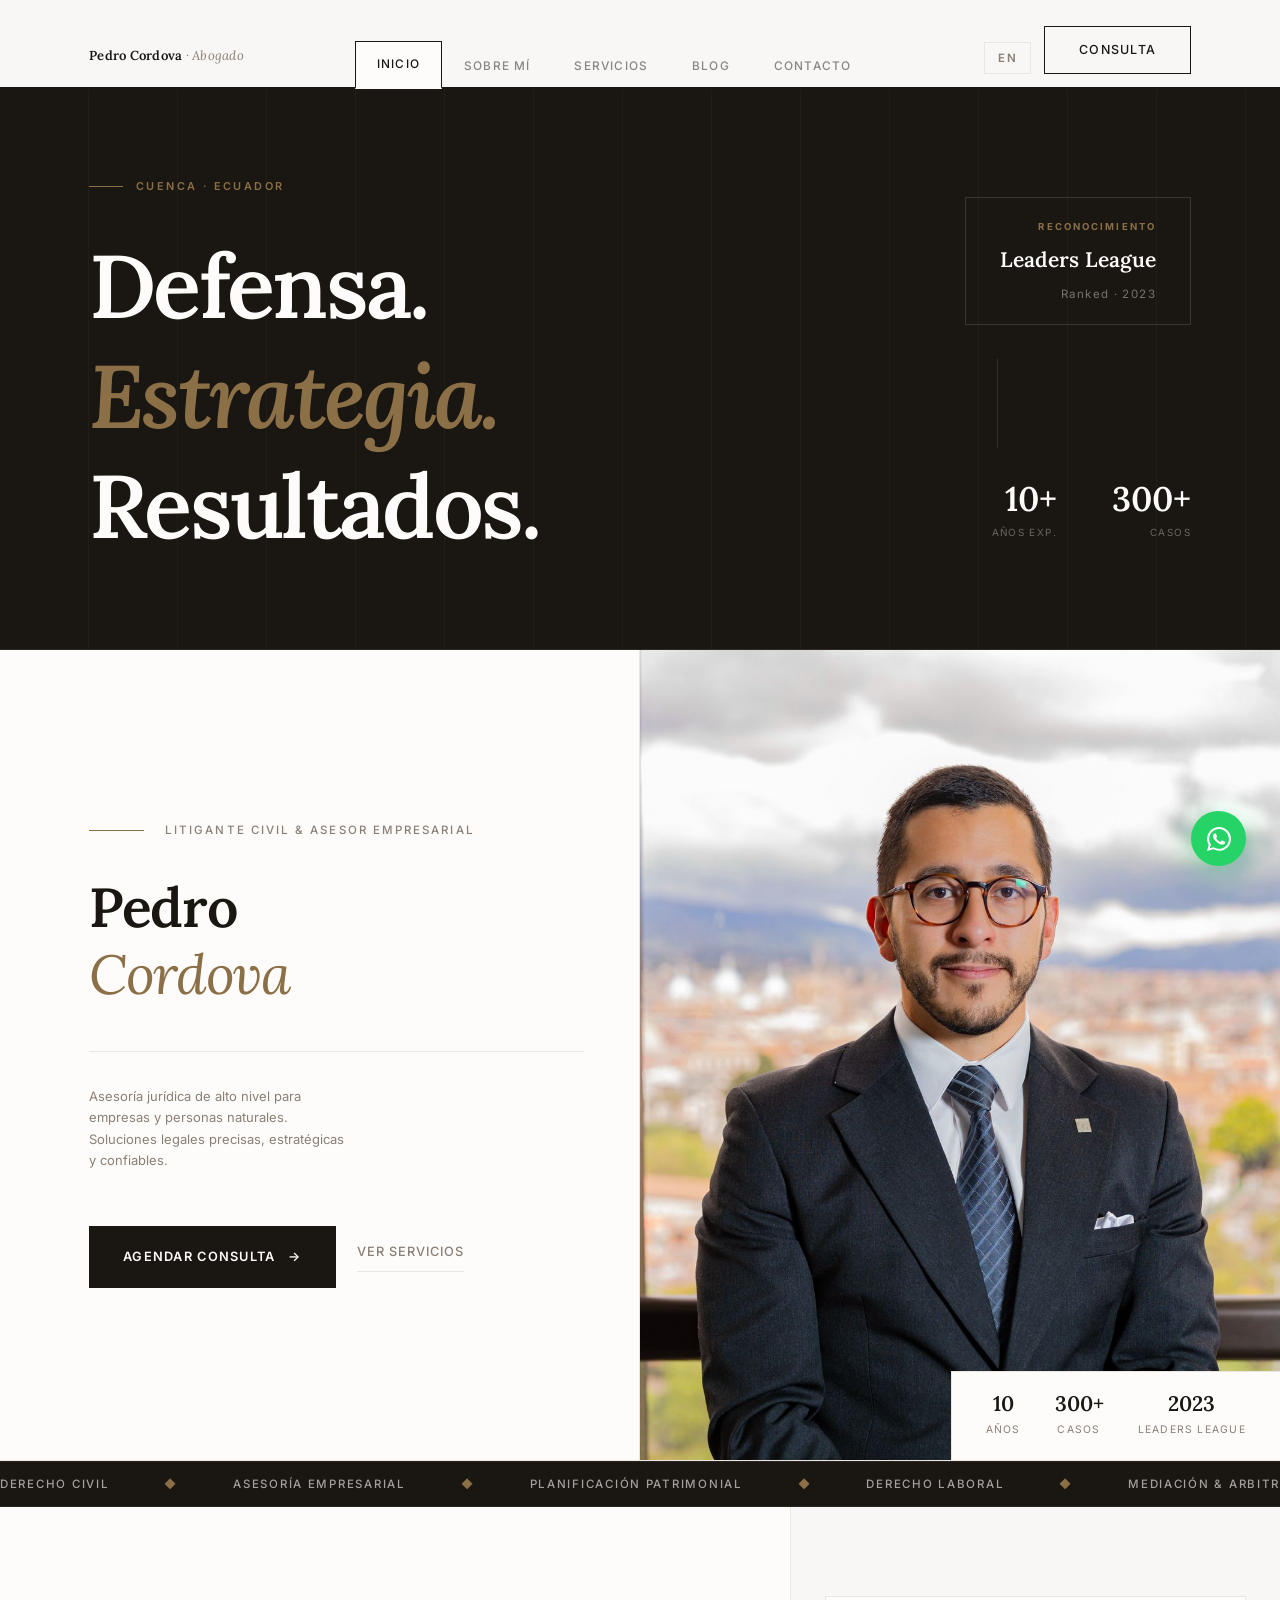
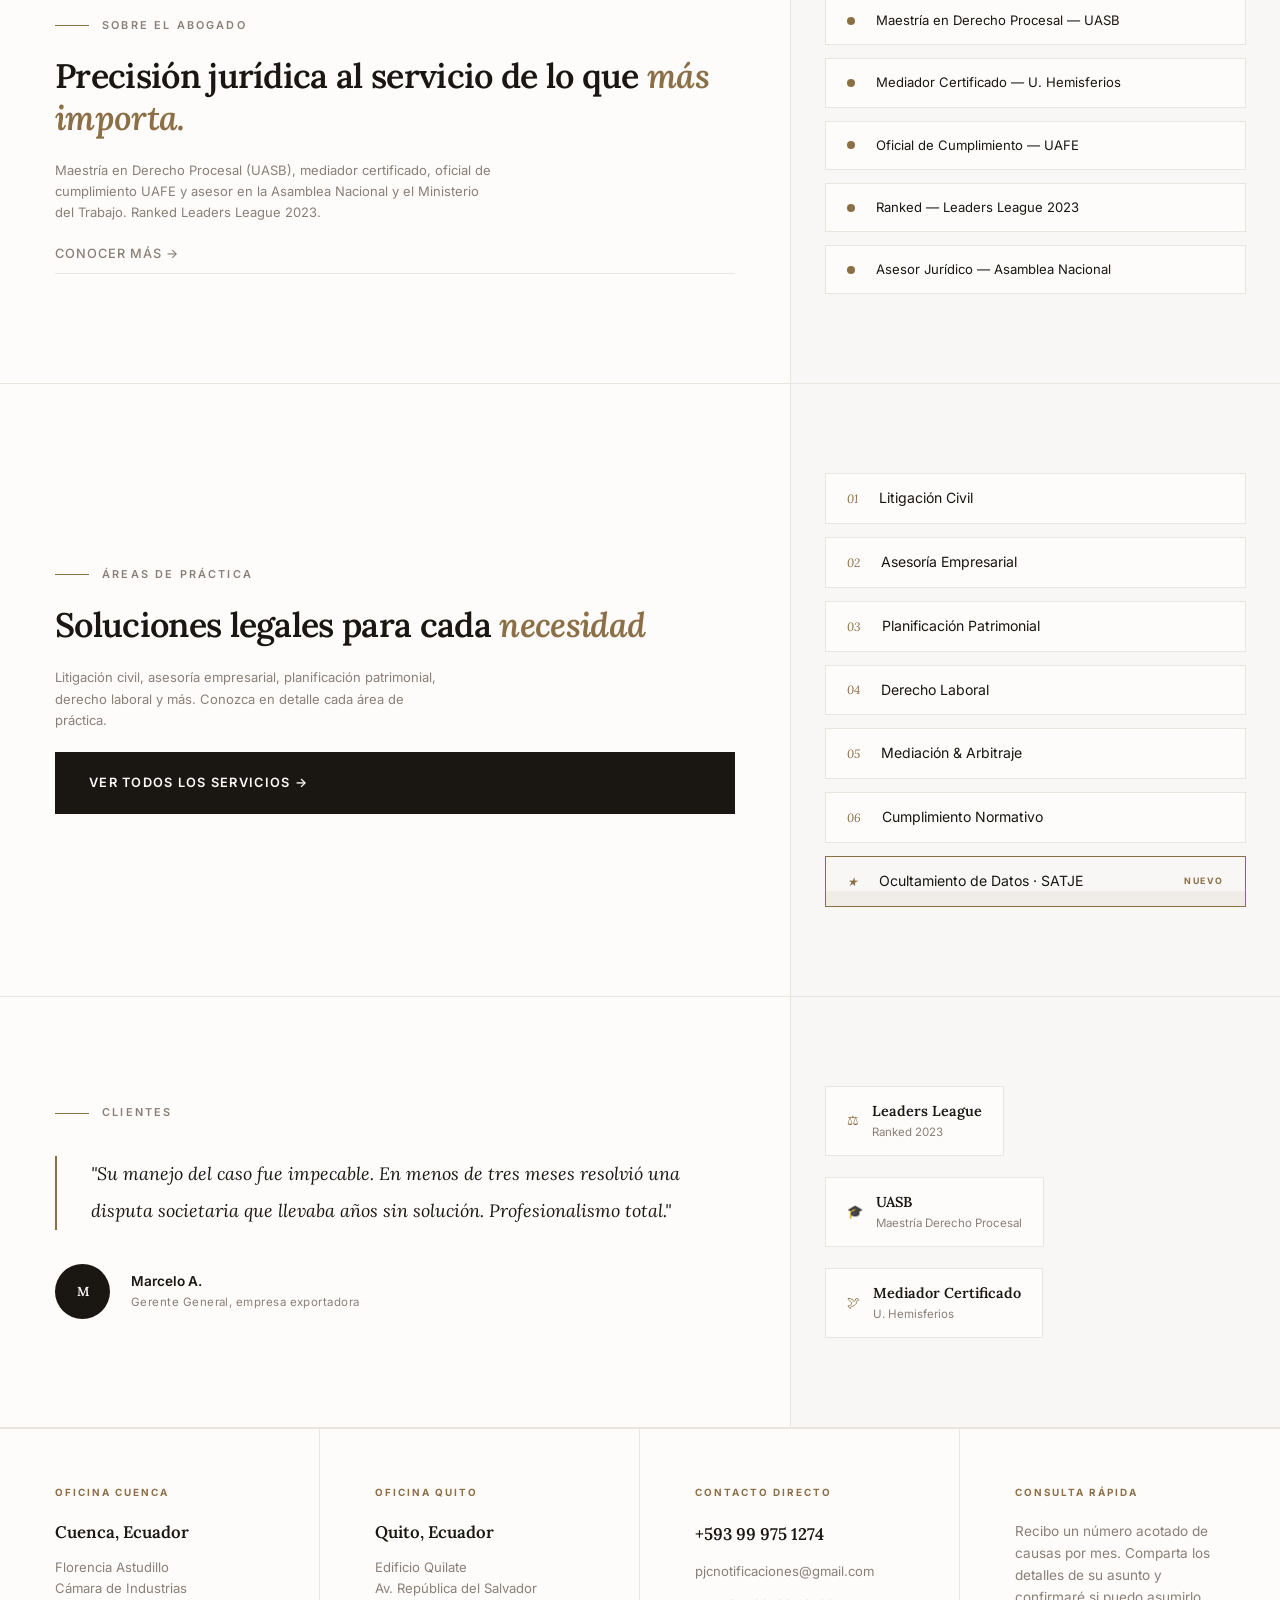
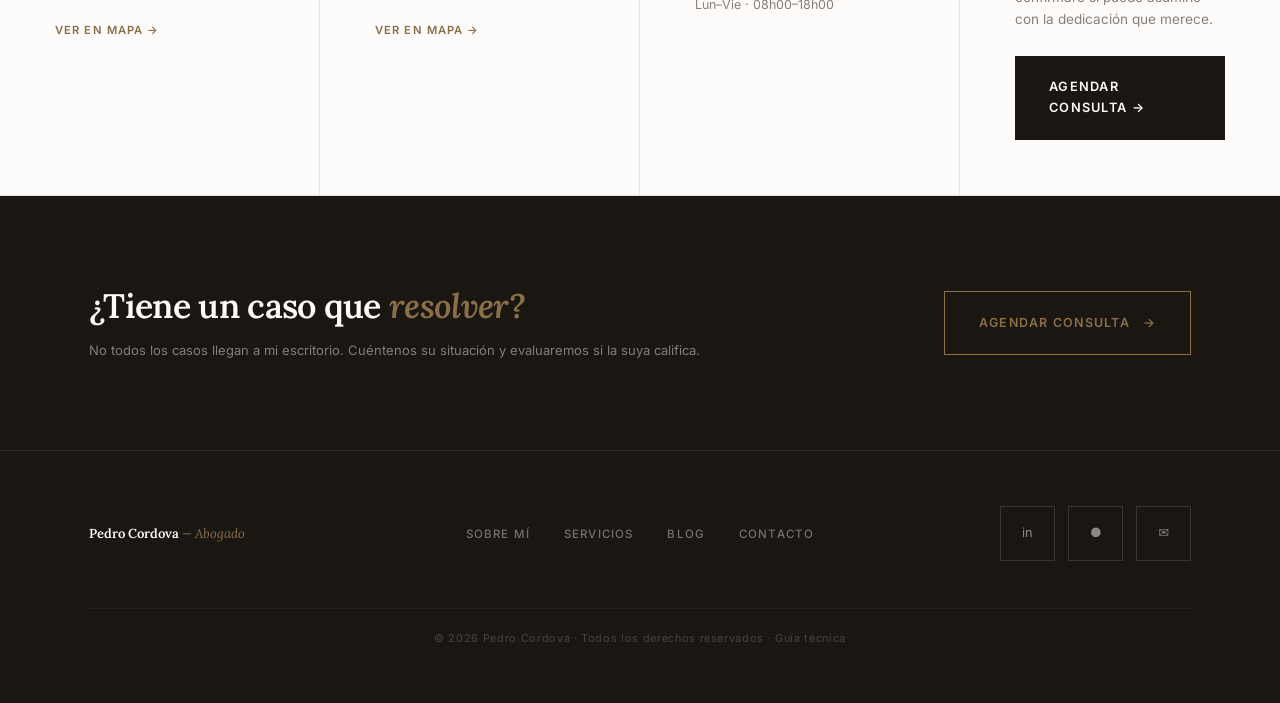
<file: index.html>
<!DOCTYPE html>
<html lang="es">
<head>
<meta charset="UTF-8">
<meta name="viewport" content="width=device-width, initial-scale=1.0">
<title>Pedro Cordova — Litigante Civil &amp; Asesor Empresarial | Cuenca, Ecuador</title>
<meta name="description" content="Abogado especialista en litigación civil, asesoría empresarial y planificación patrimonial. Maestría en Derecho Procesal. Ranked Leaders League 2023. Cuenca, Ecuador.">
<meta property="og:title" content="Pedro Cordova — Litigante Civil &amp; Asesor Empresarial">
<meta property="og:type" content="website">
<script type="application/ld+json">{"@context":"https://schema.org","@type":"Attorney","name":"Pedro Cordova","telephone":"+593999751274","email":"pjcnotificaciones@gmail.com","address":{"@type":"PostalAddress","addressLocality":"Cuenca","addressCountry":"EC"},"url":"https://pedrocordova.ec","award":"Leaders League 2023"}</script>
<link rel="preconnect" href="https://fonts.googleapis.com">
<link href="https://fonts.googleapis.com/css2?family=Lora:ital,wght@0,400;0,500;0,600;0,700;1,400;1,500&family=Inter:wght@300;400;500;600&display=swap" rel="stylesheet">
<link rel="stylesheet" href="golden.css">
<style>
/* ── INDEX-SPECIFIC ── */

/* IMPACT STRIP — hero header */
.impact-strip {
  margin-top: var(--nav-h);           /* 89px */
  background: var(--black);
  padding: var(--s6) var(--s6);       /* 89px all sides */
  display: grid;
  grid-template-columns: 61.803fr 38.197fr; /* golden: major left */
  align-items: center;
  gap: var(--s6);
  overflow: hidden; position: relative;
  border-bottom: 1px solid rgba(235,229,223,0.1);
}
.impact-strip::before {
  content: '';
  position: absolute; inset: 0;
  background-image: repeating-linear-gradient(
    90deg, transparent, transparent calc(var(--s6) - 1px),
    rgba(235,229,223,0.03) calc(var(--s6) - 1px),
    rgba(235,229,223,0.03) var(--s6)  /* 89px column grid */
  );
  pointer-events: none;
}
.impact-label {
  font-size: 0.68rem; font-weight: 600; letter-spacing: 0.22em;
  text-transform: uppercase; color: var(--accent);
  display: flex; align-items: center; gap: var(--s2);
  margin-bottom: var(--s4);           /* 34px */
}
.impact-label::before { content:''; display:block; width:var(--s4); height:1px; background:var(--accent); }
.impact-statement {
  font-family: var(--ff-serif);
  font-size: clamp(var(--t3), 7vw, var(--t5));  /* 34→89px */
  font-weight: 600; color: var(--cream);
  letter-spacing: -0.03em; line-height: var(--lh-tight);
  opacity: 0;
  animation: impactReveal 1.1s cubic-bezier(0.16,1,0.3,1) 0.2s forwards;
}
.impact-statement em { font-style: italic; color: var(--accent); }
.impact-right {
  display: flex; flex-direction: column; align-items: flex-end;
  gap: var(--s4);                     /* 34px */
}
.impact-award {
  display: flex; flex-direction: column; align-items: flex-end; gap: var(--s1); /* 8px */
  border: 1px solid rgba(235,229,223,0.15);
  padding: var(--s3) var(--s4);       /* 21px 34px */
  opacity: 0; animation: impactReveal 1s cubic-bezier(0.16,1,0.3,1) 0.5s forwards;
}
.impact-award-label { font-size: 0.6rem; font-weight: 700; letter-spacing: 0.22em; text-transform: uppercase; color: var(--accent); }
.impact-award-name { font-family: var(--ff-serif); font-size: var(--t2); font-weight: 600; color: var(--cream); }
.impact-award-year { font-size: 0.72rem; color: rgba(254,252,250,0.4); letter-spacing: 0.12em; }
.impact-divider { width: 1px; height: var(--s6); background: rgba(235,229,223,0.12); align-self: center; } /* 89px */
.impact-stats { display: flex; gap: var(--s5); align-items: flex-end; } /* 55px */
.impact-stat {
  text-align: right;
  opacity: 0; animation: impactReveal 1s cubic-bezier(0.16,1,0.3,1) 0.7s forwards;
}
.impact-stat-num {
  font-family: var(--ff-serif);
  font-size: var(--t3);               /* 34px */
  font-weight: 600; color: var(--cream); line-height: 1;
}
.impact-stat-label {
  font-size: 0.62rem; letter-spacing: 0.14em; text-transform: uppercase;
  color: rgba(254,252,250,0.35); margin-top: var(--s1);  /* 8px */
}
@keyframes impactReveal {
  from { opacity:0; transform:translateY(var(--s4)); }
  to   { opacity:1; transform:none; }
}

/* HERO — 50/50 split, full viewport height */
.hero {
  display: grid;
  grid-template-columns: 1fr 1fr;     /* equal halves — mirror/portrait balance */
  min-height: calc(100vh - var(--nav-h)); /* full remaining height */
}
.hero-left {
  display: flex; flex-direction: column; justify-content: center;
  padding: var(--s6) var(--s5) var(--s6) var(--s6); /* 89px 55px 89px 89px */
  border-right: 1px solid var(--border);
  gap: 0;
}
.hero-eyebrow {
  font-size: 0.72rem; font-weight: 500; letter-spacing: 0.18em;
  text-transform: uppercase; color: var(--muted);
  margin-bottom: var(--s4);           /* 34px */
  display: flex; align-items: center; gap: var(--s3);  /* 21px */
}
.hero-eyebrow::before { content:''; display:block; width:var(--s5); height:1px; background:var(--accent); } /* 55px */
.hero-title {
  font-family: var(--ff-serif);
  font-size: clamp(var(--t3), 5.5vw, var(--t4));  /* 34→55px */
  font-weight: 600; line-height: var(--lh-tight); letter-spacing: -0.025em;
  margin-bottom: var(--s1);           /* 8px */
}
.hero-title em { font-style: italic; font-weight: 400; color: var(--accent); }
.hero-rule { width: 100%; height: 1px; background: var(--border); margin: var(--s4) 0; } /* 34px */
.hero-subtitle {
  font-size: var(--t1);               /* 13px */
  color: var(--muted);
  max-width: 38.197%;                 /* golden inner column */
  max-width: clamp(260px, 38.197%, 380px);
  line-height: var(--lh-normal);      /* 1.618 */
  margin-bottom: var(--s5);           /* 55px */
}
.hero-actions { display: flex; gap: var(--s3); align-items: center; } /* 21px */
.hero-right {
  display: flex; flex-direction: column; justify-content: flex-end;
  position: relative; background: var(--beige); overflow: hidden;
}
.hero-photo {
  position: absolute; inset: 0; width: 100%; height: 100%;
  object-fit: cover; object-position: center top;
}
.hero-stats {
  position: relative; z-index: 1;
  display: flex; gap: var(--s4);      /* 34px */
  padding: var(--s3) var(--s4);       /* 21px 34px */
  background: var(--cream);
  border-top: 1px solid var(--border);
  border-left: 1px solid var(--border);
  margin: auto 0 0 auto; width: fit-content;
}
.stat-item { text-align: center; }
.stat-num {
  font-family: var(--ff-serif);
  font-size: var(--t2);               /* 21px */
  font-weight: 600; line-height: 1;
  margin-bottom: var(--s1);           /* 8px */
}
.stat-label {
  font-size: 0.65rem; letter-spacing: 0.12em;
  text-transform: uppercase; color: var(--muted);
}

/* ABOUT TEASER — golden split 61.8 / 38.2 */
.about-teaser {
  display: grid;
  grid-template-columns: 61.803fr 38.197fr; /* major content, minor credentials */
}
.teaser-left {
  padding: var(--s6) var(--s5);       /* 89px 55px */
  border-right: 1px solid var(--border);
  display: flex; flex-direction: column; justify-content: center;
  gap: var(--s3);                     /* 21px */
}
.teaser-tag {
  font-size: 0.68rem; font-weight: 600; letter-spacing: 0.2em;
  text-transform: uppercase; color: var(--muted);
  display: flex; align-items: center; gap: var(--s2);
}
.teaser-tag::before { content:''; display:inline-block; width:var(--s4); height:1px; background:var(--accent); }
.teaser-title {
  font-family: var(--ff-serif);
  font-size: clamp(var(--t2), 2.8vw, var(--t3));  /* 21→34px */
  font-weight: 600; line-height: var(--lh-tight); letter-spacing: -0.02em;
}
.teaser-title em { font-style: italic; color: var(--accent); }
.teaser-text {
  font-size: var(--t1);               /* 13px */
  color: var(--muted);
  line-height: var(--lh-normal);
  max-width: 55ch;
}
.teaser-right {
  padding: var(--s6) var(--s4);       /* 89px 34px */
  background: var(--beige);
  display: flex; flex-direction: column; justify-content: center;
  gap: var(--s2);                     /* 13px */
}

/* SERVICES CTA — golden split inverted 38.2 / 61.8 */
.services-cta-block {
  display: grid;
  grid-template-columns: 61.803fr 38.197fr;
  border-bottom: 1px solid var(--border);
}
.svc-cta-left {
  padding: var(--s6) var(--s5);       /* 89px 55px */
  border-right: 1px solid var(--border);
  display: flex; flex-direction: column; justify-content: center;
  gap: var(--s3);                     /* 21px */
}
.svc-cta-title {
  font-family: var(--ff-serif);
  font-size: clamp(var(--t2), 2.8vw, var(--t3));
  font-weight: 600; letter-spacing: -0.02em; line-height: var(--lh-tight);
}
.svc-cta-title em { font-style: italic; color: var(--accent); }
.svc-cta-text {
  font-size: var(--t1); color: var(--muted);
  line-height: var(--lh-normal); max-width: 50ch;
}
.svc-cta-right {
  padding: var(--s6) var(--s4);       /* 89px 34px */
  background: var(--beige);
  display: flex; flex-direction: column; justify-content: center;
  gap: var(--s2);                     /* 13px */
}
.svc-area-pill {
  display: flex; align-items: center; gap: var(--s3); /* 21px */
  padding: var(--s2) var(--s3);       /* 13px 21px */
  background: var(--cream); border: 1px solid var(--border);
  font-size: 0.88rem;
  transition: border-color 0.18s, background 0.18s;
}
.svc-area-pill:hover { border-color: var(--black); }
.svc-area-pill span:first-child {
  font-family: var(--ff-serif); font-size: 0.75rem;
  color: var(--accent); font-style: italic; flex-shrink: 0;
}

/* TESTIMONIAL — golden 61.8 / 38.2 */
.testi-strip {
  display: grid;
  grid-template-columns: 61.803fr 38.197fr;
}
.testi-left {
  padding: var(--s6) var(--s5);       /* 89px 55px */
  border-right: 1px solid var(--border);
  display: flex; flex-direction: column; justify-content: center;
  gap: var(--s4);                     /* 34px */
}
.testi-quote {
  font-family: var(--ff-serif);
  font-size: clamp(var(--t1), 1.4vw, var(--t2)); /* 13→21px */
  font-style: italic; line-height: var(--lh-loose);
  border-left: 2px solid var(--accent);
  padding-left: var(--s4);            /* 34px */
}
.testi-author { display: flex; align-items: center; gap: var(--s3); } /* 21px */
.testi-avatar {
  width: var(--s5); height: var(--s5); /* 55px × 55px — golden square */
  border-radius: 50%;
  background: var(--black); color: var(--cream);
  display: flex; align-items: center; justify-content: center;
  font-family: var(--ff-serif); font-size: var(--t1); font-weight: 600; flex-shrink: 0;
}
.testi-name { font-size: 0.85rem; font-weight: 600; }
.testi-role { font-size: 0.72rem; color: var(--muted); letter-spacing: 0.04em; }
.testi-right {
  padding: var(--s6) var(--s4);
  background: var(--beige);
  display: flex; flex-direction: column; justify-content: center;
  gap: var(--s3);                     /* 21px */
}
.badge-row {
  display: flex; align-items: center; gap: var(--s2); /* 13px */
  padding: var(--s2) var(--s3);       /* 13px 21px */
  border: 1px solid var(--border); background: var(--cream); width: fit-content;
}
.badge-icon { color: var(--accent); }
.badge-text { font-family: var(--ff-serif); font-size: 0.9rem; font-weight: 600; }
.badge-sub { font-size: 0.72rem; color: var(--muted); }

/* LOCATION 3-column: 1fr 1fr 1fr (Fibonacci triplet equal) */
.location-strip {
  display: grid; grid-template-columns: 1fr 1fr 1fr 1fr;
  border-top: 1px solid var(--border);
  border-bottom: 1px solid var(--border);
}
.location-col {
  padding: var(--s5) var(--s5);       /* 55px all */
  border-right: 1px solid var(--border);
  display: flex; flex-direction: column; gap: var(--s2); /* 13px */
}
.location-col:last-child { border-right: none; }
.location-label {
  font-size: 0.62rem; font-weight: 700; letter-spacing: 0.2em;
  text-transform: uppercase; color: var(--accent); margin-bottom: var(--s1);
}

/* CTA BAND */
.cta-band {
  display: grid; grid-template-columns: 61.803fr 38.197fr; /* golden */
  align-items: center; gap: var(--s5); /* 55px */
  padding: var(--s6) var(--s6);        /* 89px */
  background: var(--black); color: var(--cream);
}
.cta-title {
  font-family: var(--ff-serif);
  font-size: clamp(var(--t2), 2.8vw, var(--t3));
  font-weight: 600; line-height: var(--lh-tight); letter-spacing: -0.02em;
}
.cta-title em { font-style: italic; color: var(--accent); }
.cta-sub { font-size: var(--t1); color: rgba(254,252,250,0.45); margin-top: var(--s2); }
.cta-btn {
  justify-self: end;
  display: inline-flex; align-items: center; gap: var(--s2);
  font-size: 0.78rem; font-weight: 600; letter-spacing: 0.1em;
  text-transform: uppercase;
  padding: var(--s3) var(--s4);       /* 21px 34px */
  border: 1px solid var(--accent); color: var(--accent);
  white-space: nowrap; transition: all 0.2s; text-decoration: none;
}
.cta-btn:hover { background: var(--accent); color: var(--cream); }
</style>
</head>
<body>

<nav>
  <a href="index.html" class="nav-logo">Pedro Cordova <span>· Abogado</span></a>
  <ul class="nav-links">
    <li><a href="index.html" data-es>Inicio</a><a href="index.html" data-en>Home</a></li>
    <li><a href="sobre-mi.html" data-es>Sobre Mí</a><a href="sobre-mi.html" data-en>About</a></li>
    <li><a href="servicios.html" data-es>Servicios</a><a href="servicios.html" data-en>Services</a></li>
    <li><a href="blog.html">Blog</a></li>
    <li><a href="contacto.html" data-es>Contacto</a><a href="contacto.html" data-en>Contact</a></li>
  </ul>
  <div class="nav-right">
    <button class="lang-btn" onclick="toggleLang()" id="lang-btn">EN</button>
    <a href="contacto.html" class="nav-cta" data-es>Consulta</a>
    <a href="contacto.html" class="nav-cta" data-en>Consult</a>
  </div>
</nav>

<!-- IMPACT STRIP -->
<div class="impact-strip">
  <div class="impact-left">
    <div class="impact-label">Cuenca · Ecuador</div>
    <h2 class="impact-statement" data-es>Defensa.<br><em>Estrategia.</em><br>Resultados.</h2>
    <h2 class="impact-statement" data-en>Defense.<br><em>Strategy.</em><br>Results.</h2>
  </div>
  <div class="impact-right">
    <div class="impact-award">
      <span class="impact-award-label">Reconocimiento</span>
      <span class="impact-award-name">Leaders League</span>
      <span class="impact-award-year">Ranked · 2023</span>
    </div>
    <div class="impact-divider"></div>
    <div class="impact-stats">
      <div class="impact-stat">
        <div class="impact-stat-num" data-count="10">0</div>
        <div class="impact-stat-label" data-es>Años exp.</div>
        <div class="impact-stat-label" data-en>Years exp.</div>
      </div>
      <div class="impact-stat">
        <div class="impact-stat-num" data-count="300">0</div>
        <div class="impact-stat-label" data-es>Casos</div>
        <div class="impact-stat-label" data-en>Cases</div>
      </div>
    </div>
  </div>
</div>

<!-- HERO -->
<section class="hero" id="home">
  <div class="hero-left reveal">
    <div class="hero-eyebrow">
      <span data-es>Litigante Civil &amp; Asesor Empresarial</span>
      <span data-en>Civil Litigator &amp; Business Advisor</span>
    </div>
    <h1 class="hero-title">Pedro<br><em>Cordova</em></h1>
    <div class="hero-rule"></div>
    <p class="hero-subtitle" data-es>Asesoría jurídica de alto nivel para empresas y personas naturales. Soluciones legales precisas, estratégicas y confiables.</p>
    <p class="hero-subtitle" data-en>Premium legal counsel for businesses and individuals. Precise, strategic, and reliable legal solutions.</p>
    <div class="hero-actions">
      <a href="contacto.html" class="btn-primary"><span data-es>Agendar Consulta</span><span data-en>Schedule Consultation</span> →</a>
      <a href="servicios.html" class="btn-secondary"><span data-es>Ver Servicios</span><span data-en>View Services</span></a>
    </div>
  </div>
  <div class="hero-right">
    <img class="hero-photo" data-photo src="[data-uri]" alt="Pedro Cordova Abogado">
    <div class="hero-stats">
      <div class="stat-item">
        <div class="stat-num">10</div>
        <div class="stat-label" data-es>Años</div><div class="stat-label" data-en>Years</div>
      </div>
      <div class="stat-item">
        <div class="stat-num">300+</div>
        <div class="stat-label" data-es>Casos</div><div class="stat-label" data-en>Cases</div>
      </div>
      <div class="stat-item">
        <div class="stat-num">2023</div>
        <div class="stat-label">Leaders League</div>
      </div>
    </div>
  </div>
</section>

<!-- MARQUEE -->
<div class="marquee-bar" aria-hidden="true">
  <div class="marquee-track">
    <span class="marquee-item" data-es>Derecho Civil</span><span class="marquee-item" data-en>Civil Law</span>
    <span class="marquee-item marquee-sep">◆</span>
    <span class="marquee-item" data-es>Asesoría Empresarial</span><span class="marquee-item" data-en>Business Advisory</span>
    <span class="marquee-item marquee-sep">◆</span>
    <span class="marquee-item" data-es>Planificación Patrimonial</span><span class="marquee-item" data-en>Estate Planning</span>
    <span class="marquee-item marquee-sep">◆</span>
    <span class="marquee-item" data-es>Derecho Laboral</span><span class="marquee-item" data-en>Labor Law</span>
    <span class="marquee-item marquee-sep">◆</span>
    <span class="marquee-item" data-es>Mediación &amp; Arbitraje</span><span class="marquee-item" data-en>Mediation &amp; Arbitration</span>
    <span class="marquee-item marquee-sep">◆</span>
    <span class="marquee-item" data-es>Derecho Civil</span><span class="marquee-item" data-en>Civil Law</span>
    <span class="marquee-item marquee-sep">◆</span>
    <span class="marquee-item" data-es>Asesoría Empresarial</span><span class="marquee-item" data-en>Business Advisory</span>
    <span class="marquee-item marquee-sep">◆</span>
    <span class="marquee-item" data-es>Planificación Patrimonial</span><span class="marquee-item" data-en>Estate Planning</span>
    <span class="marquee-item marquee-sep">◆</span>
    <span class="marquee-item" data-es>Derecho Laboral</span><span class="marquee-item" data-en>Labor Law</span>
    <span class="marquee-item marquee-sep">◆</span>
    <span class="marquee-item" data-es>Mediación &amp; Arbitraje</span><span class="marquee-item" data-en>Mediation &amp; Arbitration</span>
    <span class="marquee-item marquee-sep">◆</span>
  </div>
</div>

<!-- ABOUT TEASER — golden split 61.8 / 38.2 -->
<section class="about-teaser reveal">
  <div class="teaser-left">
    <div class="teaser-tag" data-es>Sobre el Abogado</div>
    <div class="teaser-tag" data-en>About the Attorney</div>
    <h2 class="teaser-title" data-es>Precisión jurídica al servicio de lo que <em>más importa.</em></h2>
    <h2 class="teaser-title" data-en>Legal precision in service of what <em>matters most.</em></h2>
    <p class="teaser-text" data-es>Maestría en Derecho Procesal (UASB), mediador certificado, oficial de cumplimiento UAFE y asesor en la Asamblea Nacional y el Ministerio del Trabajo. Ranked Leaders League 2023.</p>
    <p class="teaser-text" data-en>Master's in Procedural Law (UASB), certified mediator, UAFE compliance officer, and advisor at the National Assembly and Ministry of Labor. Ranked Leaders League 2023.</p>
    <a href="sobre-mi.html" class="btn-secondary" data-es>Conocer más →</a>
    <a href="sobre-mi.html" class="btn-secondary" data-en>Learn more →</a>
  </div>
  <div class="teaser-right">
    <div class="credential"><div class="credential-dot"></div><span data-es>Maestría en Derecho Procesal — UASB</span><span data-en>Master's in Procedural Law — UASB</span></div>
    <div class="credential"><div class="credential-dot"></div><span data-es>Mediador Certificado — U. Hemisferios</span><span data-en>Certified Mediator — U. Hemisferios</span></div>
    <div class="credential"><div class="credential-dot"></div><span data-es>Oficial de Cumplimiento — UAFE</span><span data-en>Compliance Officer — UAFE</span></div>
    <div class="credential"><div class="credential-dot"></div><span>Ranked — Leaders League 2023</span></div>
    <div class="credential"><div class="credential-dot"></div><span data-es>Asesor Jurídico — Asamblea Nacional</span><span data-en>Legal Advisor — National Assembly</span></div>
  </div>
</section>

<!-- SERVICES CTA — golden 61.8 / 38.2 -->
<section class="services-cta-block reveal">
  <div class="svc-cta-left">
    <div class="section-tag" data-es>Áreas de práctica</div>
    <div class="section-tag" data-en>Practice areas</div>
    <h2 class="svc-cta-title" data-es>Soluciones legales para cada <em>necesidad</em></h2>
    <h2 class="svc-cta-title" data-en>Legal solutions for every <em>need</em></h2>
    <p class="svc-cta-text" data-es>Litigación civil, asesoría empresarial, planificación patrimonial, derecho laboral y más. Conozca en detalle cada área de práctica.</p>
    <p class="svc-cta-text" data-en>Civil litigation, business advisory, estate planning, labor law and more. Learn about each practice area in detail.</p>
    <a href="servicios.html" class="btn-primary" data-es>Ver todos los servicios →</a>
    <a href="servicios.html" class="btn-primary" data-en>View all services →</a>
  </div>
  <div class="svc-cta-right">
    <div class="svc-area-pill"><span>01</span><span data-es>Litigación Civil</span><span data-en>Civil Litigation</span></div>
    <div class="svc-area-pill"><span>02</span><span data-es>Asesoría Empresarial</span><span data-en>Business Advisory</span></div>
    <div class="svc-area-pill"><span>03</span><span data-es>Planificación Patrimonial</span><span data-en>Estate Planning</span></div>
    <div class="svc-area-pill"><span>04</span><span data-es>Derecho Laboral</span><span data-en>Labor Law</span></div>
    <div class="svc-area-pill"><span>05</span><span data-es>Mediación &amp; Arbitraje</span><span data-en>Mediation &amp; Arbitration</span></div>
    <div class="svc-area-pill"><span>06</span><span data-es>Cumplimiento Normativo</span><span data-en>Regulatory Compliance</span></div>
    <a href="servicios.html#ocultamiento-satje" class="svc-area-pill" style="border-color:var(--accent);text-decoration:none;color:inherit;background:linear-gradient(180deg,transparent 70%,rgba(139,111,71,0.08) 70%);">
      <span style="color:var(--accent);">★</span>
      <span data-es>Ocultamiento de Datos · SATJE</span>
      <span data-en>Data Concealment · SATJE</span>
      <span style="margin-left:auto;font-size:0.55rem;font-weight:700;letter-spacing:0.18em;color:var(--accent);" data-es>NUEVO</span>
      <span style="margin-left:auto;font-size:0.55rem;font-weight:700;letter-spacing:0.18em;color:var(--accent);" data-en>NEW</span>
    </a>
  </div>
</section>

<!-- TESTIMONIAL — golden 61.8 / 38.2 -->
<section class="testi-strip reveal">
  <div class="testi-left">
    <div class="teaser-tag" data-es>Clientes</div>
    <div class="teaser-tag" data-en>Clients</div>
    <blockquote class="testi-quote" data-es>"Su manejo del caso fue impecable. En menos de tres meses resolvió una disputa societaria que llevaba años sin solución. Profesionalismo total."</blockquote>
    <blockquote class="testi-quote" data-en>"His case management was impeccable. In less than three months he resolved a corporate dispute that had been unresolved for years. Total professionalism."</blockquote>
    <div class="testi-author">
      <div class="testi-avatar">M</div>
      <div>
        <div class="testi-name">Marcelo A.</div>
        <div class="testi-role" data-es>Gerente General, empresa exportadora</div>
        <div class="testi-role" data-en>General Manager, export company</div>
      </div>
    </div>
  </div>
  <div class="testi-right">
    <div class="badge-row"><span class="badge-icon">⚖</span><div><div class="badge-text">Leaders League</div><div class="badge-sub">Ranked 2023</div></div></div>
    <div class="badge-row"><span class="badge-icon">🎓</span><div><div class="badge-text">UASB</div><div class="badge-sub" data-es>Maestría Derecho Procesal</div><div class="badge-sub" data-en>Master's in Procedural Law</div></div></div>
    <div class="badge-row"><span class="badge-icon">🕊</span><div><div class="badge-text" data-es>Mediador Certificado</div><div class="badge-text" data-en>Certified Mediator</div><div class="badge-sub">U. Hemisferios</div></div></div>
  </div>
</section>

<!-- LOCATION 4-col -->
<section class="location-strip">
  <div class="location-col">
    <div class="location-label" data-es>Oficina Cuenca</div>
    <div class="location-label" data-en>Cuenca Office</div>
    <div style="font-family:var(--ff-serif);font-size:1.05rem;font-weight:600;line-height:1.4;">Cuenca, Ecuador</div>
    <div style="font-size:0.82rem;color:var(--muted);line-height:var(--lh-normal);">Florencia Astudillo<br>Cámara de Industrias</div>
    <a href="https://maps.app.goo.gl/Wn2gHgd2Y3r2xyxAA" target="_blank" style="font-size:0.7rem;font-weight:600;letter-spacing:0.1em;text-transform:uppercase;color:var(--accent);text-decoration:none;margin-top:var(--s1);" data-es>Ver en mapa →</a>
    <a href="https://maps.app.goo.gl/Wn2gHgd2Y3r2xyxAA" target="_blank" style="font-size:0.7rem;font-weight:600;letter-spacing:0.1em;text-transform:uppercase;color:var(--accent);text-decoration:none;margin-top:var(--s1);" data-en>View on map →</a>
  </div>
  <div class="location-col">
    <div class="location-label" data-es>Oficina Quito</div>
    <div class="location-label" data-en>Quito Office</div>
    <div style="font-family:var(--ff-serif);font-size:1.05rem;font-weight:600;line-height:1.4;">Quito, Ecuador</div>
    <div style="font-size:0.82rem;color:var(--muted);line-height:var(--lh-normal);">Edificio Quilate<br>Av. República del Salvador</div>
    <a href="https://www.google.com/maps/search/?api=1&query=Edificio+Quilate+Av+Republica+del+Salvador+Quito" target="_blank" style="font-size:0.7rem;font-weight:600;letter-spacing:0.1em;text-transform:uppercase;color:var(--accent);text-decoration:none;margin-top:var(--s1);" data-es>Ver en mapa →</a>
    <a href="https://www.google.com/maps/search/?api=1&query=Edificio+Quilate+Av+Republica+del+Salvador+Quito" target="_blank" style="font-size:0.7rem;font-weight:600;letter-spacing:0.1em;text-transform:uppercase;color:var(--accent);text-decoration:none;margin-top:var(--s1);" data-en>View on map →</a>
  </div>
  <div class="location-col">
    <div class="location-label" data-es>Contacto directo</div>
    <div class="location-label" data-en>Direct contact</div>
    <a href="https://wa.me/593999751274" target="_blank" style="font-family:var(--ff-serif);font-size:1.05rem;font-weight:600;color:var(--black);text-decoration:none;">+593 99 975 1274</a>
    <!--email_off--><a href="mailto:pjcnotificaciones@gmail.com" style="font-size:0.82rem;color:var(--muted);text-decoration:none;">pjcnotificaciones@gmail.com</a><!--/email_off-->
    <div style="font-size:0.78rem;color:var(--muted);" data-es>Lun–Vie · 08h00–18h00</div>
    <div style="font-size:0.78rem;color:var(--muted);" data-en>Mon–Fri · 8am–6pm</div>
  </div>
  <div class="location-col">
    <div class="location-label" data-es>Consulta rápida</div>
    <div class="location-label" data-en>Quick consult</div>
    <p style="font-size:0.85rem;color:var(--muted);line-height:var(--lh-normal);" data-es>Recibo un número acotado de causas por mes. Comparta los detalles de su asunto y confirmaré si puedo asumirlo con la dedicación que merece.</p>
    <p style="font-size:0.85rem;color:var(--muted);line-height:var(--lh-normal);" data-en>I take on a limited number of cases each month. Share the details of your matter and I'll confirm whether I can assume it with the dedication it deserves.</p>
    <a href="contacto.html" class="btn-primary" style="width:fit-content;margin-top:var(--s2);" data-es>Agendar consulta →</a>
    <a href="contacto.html" class="btn-primary" style="width:fit-content;margin-top:var(--s2);" data-en>Schedule consult →</a>
  </div>
</section>

<!-- CTA BAND -->
<div class="cta-band reveal">
  <div>
    <h2 class="cta-title" data-es>¿Tiene un caso que <em>resolver?</em></h2>
    <h2 class="cta-title" data-en>Do you have a case to <em>resolve?</em></h2>
    <p class="cta-sub" data-es>No todos los casos llegan a mi escritorio. Cuéntenos su situación y evaluaremos si la suya califica.</p>
    <p class="cta-sub" data-en>Not every case reaches my desk. Tell us your situation and we'll assess whether yours qualifies.</p>
  </div>
  <a href="contacto.html" class="cta-btn"><span data-es>Agendar consulta</span><span data-en>Schedule consultation</span> →</a>
</div>

<footer>
  <div class="footer-logo">Pedro Cordova <span>— Abogado</span></div>
  <ul class="footer-links">
    <li><a href="sobre-mi.html" data-es>Sobre Mí</a><a href="sobre-mi.html" data-en>About</a></li>
    <li><a href="servicios.html" data-es>Servicios</a><a href="servicios.html" data-en>Services</a></li>
    <li><a href="blog.html">Blog</a></li>
    <li><a href="contacto.html" data-es>Contacto</a><a href="contacto.html" data-en>Contact</a></li>
  </ul>
  <ul class="footer-socials">
    <li><a href="https://linkedin.com/in/pedrojcordovaec" target="_blank" class="social-link" aria-label="LinkedIn">in</a></li>
    <li><a href="https://wa.me/593999751274" target="_blank" class="social-link" aria-label="WhatsApp">●</a></li>
    <li><!--email_off--><a href="mailto:pjcnotificaciones@gmail.com" class="social-link" aria-label="Email">✉</a><!--/email_off--></li>
  </ul>
  <div class="footer-bottom">© 2026 Pedro Cordova · <span data-es>Todos los derechos reservados</span><span data-en>All rights reserved</span> · <a href="guia-bot.html" style="color:rgba(254,252,250,0.2);" data-es>Guía técnica</a><a href="guia-bot.html" style="color:rgba(254,252,250,0.2);" data-en>Setup guide</a></div>
</footer>

<div id="tweaks-panel">
  <div class="tweaks-title">Tweaks</div>
  <div class="tweak-row">
    <span class="tweak-label" data-es>Idioma</span><span class="tweak-label" data-en>Language</span>
    <div class="toggle-group">
      <div class="toggle-opt active" id="tw-lang-es" onclick="setLang('es')">ES</div>
      <div class="toggle-opt" id="tw-lang-en" onclick="setLang('en')">EN</div>
    </div>
  </div>
  <div class="tweak-row">
    <span class="tweak-label">Acento</span>
    <div class="toggle-group">
      <div class="toggle-opt active" onclick="setAccent('#8B6F47',this)">Tierra</div>
      <div class="toggle-opt" onclick="setAccent('#5A6B4E',this)">Verde</div>
      <div class="toggle-opt" onclick="setAccent('#4A5E73',this)">Azul</div>
    </div>
  </div>
</div>

<a href="https://wa.me/593999751274?text=Hola%20Ab.%20Cordova%2C%20me%20gustar%C3%ADa%20una%20consulta%20legal." target="_blank" class="wa-float" aria-label="WhatsApp">
  <svg width="24" height="24" viewBox="0 0 24 24" fill="currentColor"><path d="M17.472 14.382c-.297-.149-1.758-.867-2.03-.967-.273-.099-.471-.148-.67.15-.197.297-.767.966-.94 1.164-.173.199-.347.223-.644.075-.297-.15-1.255-.463-2.39-1.475-.883-.788-1.48-1.761-1.653-2.059-.173-.297-.018-.458.13-.606.134-.133.298-.347.446-.52.149-.174.198-.298.298-.497.099-.198.05-.371-.025-.52-.075-.149-.669-1.612-.916-2.207-.242-.579-.487-.5-.669-.51-.173-.008-.371-.01-.57-.01-.198 0-.52.074-.792.372-.272.297-1.04 1.016-1.04 2.479 0 1.462 1.065 2.875 1.213 3.074.149.198 2.096 3.2 5.077 4.487.709.306 1.262.489 1.694.625.712.227 1.36.195 1.871.118.571-.085 1.758-.719 2.006-1.413.248-.694.248-1.289.173-1.413-.074-.124-.272-.198-.57-.347m-5.421 7.403h-.004a9.87 9.87 0 01-5.031-1.378l-.361-.214-3.741.982.998-3.648-.235-.374a9.86 9.86 0 01-1.51-5.26c.001-5.45 4.436-9.884 9.888-9.884 2.64 0 5.122 1.03 6.988 2.898a9.825 9.825 0 012.893 6.994c-.003 5.45-4.437 9.884-9.885 9.884m8.413-18.297A11.815 11.815 0 0012.05 0C5.495 0 .16 5.335.157 11.892c0 2.096.547 4.142 1.588 5.945L.057 24l6.305-1.654a11.882 11.882 0 005.683 1.448h.005c6.554 0 11.89-5.335 11.893-11.893a11.821 11.821 0 00-3.48-8.413z"/></svg>
</a>

<script>
function initCountUp() {
  const nums=document.querySelectorAll('[data-count]');
  if(!nums.length)return;
  const animate=(el)=>{
    const target=parseInt(el.dataset.count),duration=1800,suffix='+';
    const start=performance.now();
    const tick=(now)=>{
      const p=Math.min((now-start)/duration,1),ease=1-Math.pow(1-p,3);
      el.textContent=Math.floor(ease*target)+suffix;
      if(p<1)requestAnimationFrame(tick);
    };
    requestAnimationFrame(tick);
  };
  const obs=new IntersectionObserver(entries=>{
    entries.forEach(e=>{ if(e.isIntersecting){animate(e.target);obs.unobserve(e.target);} });
  },{threshold:0.3});
  nums.forEach(n=>obs.observe(n));
}
function initLang(){const saved=localStorage.getItem('pc-lang-user-choice');if(saved==='en'){document.body.classList.add('lang-en');const b=document.getElementById('lang-btn');if(b)b.textContent='ES';syncLangToggles('en');}else{document.body.classList.remove('lang-en');const b=document.getElementById('lang-btn');if(b)b.textContent='EN';syncLangToggles('es');}}
function toggleLang(){setLang(document.body.classList.contains('lang-en')?'es':'en');}
function setLang(lang){document.body.classList.toggle('lang-en',lang==='en');const b=document.getElementById('lang-btn');if(b)b.textContent=lang==='es'?'EN':'ES';localStorage.setItem('pc-lang-user-choice',lang);localStorage.setItem('pc-lang',lang);syncLangToggles(lang);}
function syncLangToggles(lang){const es=document.getElementById('tw-lang-es'),en=document.getElementById('tw-lang-en');if(es)es.classList.toggle('active',lang==='es');if(en)en.classList.toggle('active',lang==='en');}
function initAccent(){const saved=localStorage.getItem('pc-accent');if(saved)document.documentElement.style.setProperty('--accent',saved);}
function setAccent(color,el){document.querySelectorAll('.toggle-opt').forEach(o=>{if(o.parentElement===el.parentElement)o.classList.remove('active');});el.classList.add('active');document.documentElement.style.setProperty('--accent',color);localStorage.setItem('pc-accent',color);}
function initTweaks(){window.addEventListener('message',e=>{if(e.data?.type==='__activate_edit_mode')document.getElementById('tweaks-panel')?.classList.add('open');if(e.data?.type==='__deactivate_edit_mode')document.getElementById('tweaks-panel')?.classList.remove('open');});window.parent.postMessage({type:'__edit_mode_available'},'*');}
function initReveal(){const obs=new IntersectionObserver(entries=>{entries.forEach(e=>{if(e.isIntersecting){e.target.classList.add('visible');obs.unobserve(e.target);}});},{threshold:0.08});document.querySelectorAll('.reveal').forEach(el=>obs.observe(el));}
function initNav(){const page=location.pathname.split('/').pop()||'index.html';document.querySelectorAll('.nav-links a').forEach(a=>{if(a.getAttribute('href')===page||(page===''&&a.getAttribute('href')==='index.html'))a.classList.add('active');});}
function initPhoto(){const imgs=document.querySelectorAll('[data-photo]');if(window.PEDRO_PHOTO)imgs.forEach(img=>img.src=window.PEDRO_PHOTO);}
document.addEventListener('DOMContentLoaded',()=>{initLang();initAccent();initTweaks();initReveal();initNav();initPhoto();initCountUp();});
</script>
</body>
</html>
</file>
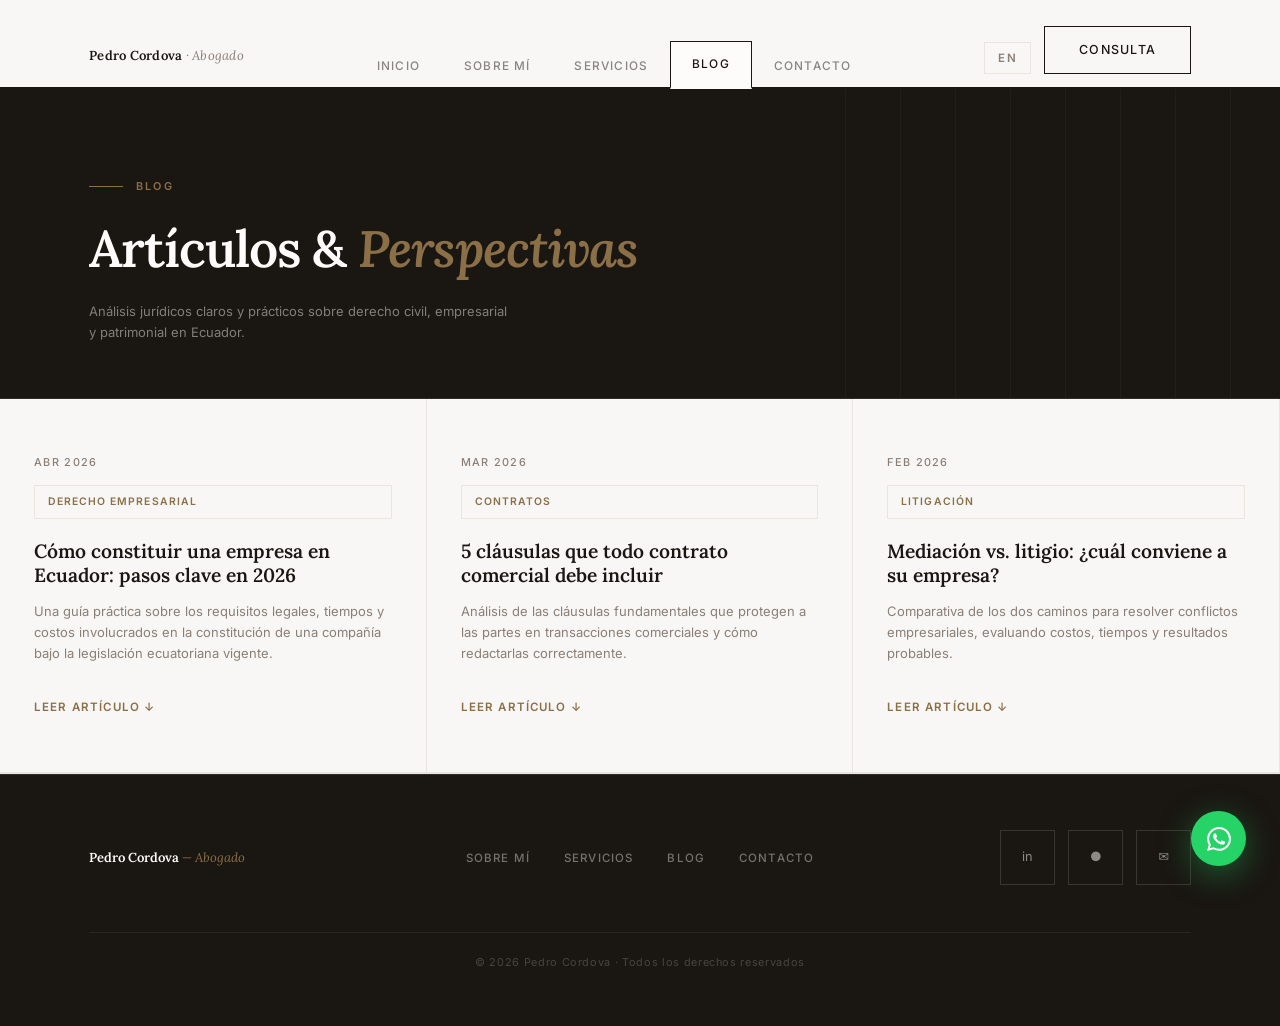
<file: blog.html>
<!DOCTYPE html>
<html lang="es">
<head>
<meta charset="UTF-8">
<meta name="viewport" content="width=device-width, initial-scale=1.0">
<title>Blog — Pedro Cordova Abogado</title>
<meta name="description" content="Artículos jurídicos sobre derecho civil, empresarial y patrimonial en Ecuador. Por el Ab. Pedro Cordova.">
<link rel="preconnect" href="https://fonts.googleapis.com">
<link href="https://fonts.googleapis.com/css2?family=Lora:ital,wght@0,400;0,500;0,600;0,700;1,400;1,500&family=Inter:wght@300;400;500;600&display=swap" rel="stylesheet">
<link rel="stylesheet" href="golden.css">
<style>
/* ── BLOG-SPECIFIC ── */

/* Blog grid: 3 equal Fibonacci columns */
.blog-grid {
  display: grid;
  grid-template-columns: repeat(3, 1fr);
  border-bottom: 1px solid var(--border);
}
.blog-card {
  padding: var(--s5) var(--s4);        /* 55px 34px */
  border-right: 1px solid var(--border);
  cursor: pointer; transition: background 0.2s;
  display: flex; flex-direction: column;
}
.blog-card:last-of-type { border-right: none; }
.blog-card:hover { background: var(--beige); }

.blog-date {
  font-size: 0.68rem; font-weight: 500; letter-spacing: 0.12em;
  text-transform: uppercase; color: var(--muted);
  margin-bottom: var(--s2);            /* 13px */
}
.blog-title {
  font-family: var(--ff-serif);
  font-size: clamp(var(--t1), 1.5vw, var(--t2));  /* 13→21px */
  font-weight: 600; line-height: var(--lh-tight);
  margin-bottom: var(--s2);            /* 13px */
}
.blog-excerpt {
  font-size: var(--t1); color: var(--muted);
  line-height: var(--lh-normal); margin-bottom: var(--s4);  /* 34px */
  flex: 1;
}
.blog-read {
  font-size: 0.72rem; font-weight: 600; letter-spacing: 0.1em;
  text-transform: uppercase; color: var(--accent); margin-top: auto;
}

/* Article expanded panel — full-width below grid */
.article-full {
  display: none; grid-column: 1 / -1;
  padding: var(--s6) var(--s6);        /* 89px */
  border-top: 1px solid var(--border);
  background: var(--beige);
}
.article-full.open { display: block; }
.article-body { max-width: 61.803%;  max-width: clamp(400px, 61.803%, 720px); }
.article-body h3 {
  font-family: var(--ff-serif);
  font-size: clamp(var(--t2), 2vw, var(--t3));  /* 21→34px */
  font-weight: 600; margin-bottom: var(--s3);   /* 21px */
  line-height: var(--lh-tight);
}
.article-body p {
  font-size: var(--t1); color: var(--muted);
  line-height: var(--lh-loose);        /* φ×1.27 ≈ 2.06 — generous reading rhythm */
  margin-bottom: var(--s3);
}
.article-close {
  display: inline-flex; align-items: center; gap: var(--s1);
  font-size: 0.72rem; font-weight: 600; letter-spacing: 0.1em;
  text-transform: uppercase; color: var(--muted); cursor: pointer;
  margin-bottom: var(--s4);            /* 34px */
  background: none; border: none; font-family: inherit;
  transition: color 0.2s;
}
.article-close:hover { color: var(--black); }
</style>
</head>
<body>

<nav>
  <a href="index.html" class="nav-logo">Pedro Cordova <span>· Abogado</span></a>
  <ul class="nav-links">
    <li><a href="index.html" data-es>Inicio</a><a href="index.html" data-en>Home</a></li>
    <li><a href="sobre-mi.html" data-es>Sobre Mí</a><a href="sobre-mi.html" data-en>About</a></li>
    <li><a href="servicios.html" data-es>Servicios</a><a href="servicios.html" data-en>Services</a></li>
    <li><a href="blog.html">Blog</a></li>
    <li><a href="contacto.html" data-es>Contacto</a><a href="contacto.html" data-en>Contact</a></li>
  </ul>
  <div class="nav-right">
    <button class="lang-btn" onclick="toggleLang()" id="lang-btn">EN</button>
    <a href="contacto.html" class="nav-cta" data-es>Consulta</a>
    <a href="contacto.html" class="nav-cta" data-en>Consult</a>
  </div>
</nav>

<div class="page-header">
  <div class="page-header-tag">Blog</div>
  <h1 data-es>Artículos &amp; <em>Perspectivas</em></h1>
  <h1 data-en>Articles &amp; <em>Insights</em></h1>
  <p class="page-header-sub" data-es>Análisis jurídicos claros y prácticos sobre derecho civil, empresarial y patrimonial en Ecuador.</p>
  <p class="page-header-sub" data-en>Clear, practical legal analysis on civil, business, and estate law in Ecuador.</p>
</div>

<section style="background:var(--beige);">
  <div class="blog-grid">

    <div class="blog-card reveal" onclick="toggleArticle('art1',this)">
      <div class="blog-date">Abr 2026</div>
      <div class="blog-pill" data-es>Derecho Empresarial</div><div class="blog-pill" data-en>Business Law</div>
      <h3 class="blog-title" data-es>Cómo constituir una empresa en Ecuador: pasos clave en 2026</h3>
      <h3 class="blog-title" data-en>How to incorporate a company in Ecuador: key steps in 2026</h3>
      <p class="blog-excerpt" data-es>Una guía práctica sobre los requisitos legales, tiempos y costos involucrados en la constitución de una compañía bajo la legislación ecuatoriana vigente.</p>
      <p class="blog-excerpt" data-en>A practical guide on legal requirements, timelines, and costs for incorporating a company under current Ecuadorian law.</p>
      <span class="blog-read" data-es>Leer artículo ↓</span><span class="blog-read" data-en>Read article ↓</span>
    </div>

    <div class="blog-card reveal" onclick="toggleArticle('art2',this)">
      <div class="blog-date">Mar 2026</div>
      <div class="blog-pill" data-es>Contratos</div><div class="blog-pill" data-en>Contracts</div>
      <h3 class="blog-title" data-es>5 cláusulas que todo contrato comercial debe incluir</h3>
      <h3 class="blog-title" data-en>5 clauses every commercial contract must include</h3>
      <p class="blog-excerpt" data-es>Análisis de las cláusulas fundamentales que protegen a las partes en transacciones comerciales y cómo redactarlas correctamente.</p>
      <p class="blog-excerpt" data-en>Analysis of fundamental clauses that protect parties in commercial transactions and how to draft them correctly.</p>
      <span class="blog-read" data-es>Leer artículo ↓</span><span class="blog-read" data-en>Read article ↓</span>
    </div>

    <div class="blog-card reveal" onclick="toggleArticle('art3',this)">
      <div class="blog-date">Feb 2026</div>
      <div class="blog-pill" data-es>Litigación</div><div class="blog-pill" data-en>Litigation</div>
      <h3 class="blog-title" data-es>Mediación vs. litigio: ¿cuál conviene a su empresa?</h3>
      <h3 class="blog-title" data-en>Mediation vs. litigation: which is right for your business?</h3>
      <p class="blog-excerpt" data-es>Comparativa de los dos caminos para resolver conflictos empresariales, evaluando costos, tiempos y resultados probables.</p>
      <p class="blog-excerpt" data-en>A comparison of both paths for resolving business disputes, evaluating costs, timelines, and likely outcomes.</p>
      <span class="blog-read" data-es>Leer artículo ↓</span><span class="blog-read" data-en>Read article ↓</span>
    </div>

    <!-- Expanded articles -->
    <div class="article-full" id="art1">
      <div class="article-body">
        <button class="article-close" onclick="closeArticle('art1')">← <span data-es>Cerrar</span><span data-en>Close</span></button>
        <h3 data-es>Cómo constituir una empresa en Ecuador: pasos clave en 2026</h3>
        <h3 data-en>How to incorporate a company in Ecuador: key steps in 2026</h3>
        <p data-es>Constituir una empresa en Ecuador implica seguir un proceso legal estructurado ante la Superintendencia de Compañías. Los tipos más comunes son la Compañía Limitada (Cía. Ltda.) y la Sociedad Anónima (S.A.), cada una con requisitos de capital mínimo y número de socios distintos.</p>
        <p data-en>Incorporating a company in Ecuador involves following a structured legal process before the Superintendence of Companies. The most common types are the Limited Company (Cía. Ltda.) and Corporation (S.A.), each with different minimum capital and shareholder requirements.</p>
        <p data-es>El proceso incluye: aprobación de la denominación social, elaboración de la minuta de constitución, escritura pública notarial, inscripción en el Registro Mercantil y obtención del RUC en el SRI. El tiempo estimado es de 3 a 6 semanas.</p>
        <p data-en>The process includes: approval of the company name, drafting the incorporation minutes, notarial public deed, registration in the Commercial Registry, and obtaining the RUC at the SRI. Estimated time: 3 to 6 weeks.</p>
        <p data-es>Contar con asesoría jurídica especializada desde el inicio garantiza que la estructura societaria sea la adecuada para sus objetivos de negocio y minimice riesgos legales futuros.</p>
        <p data-en>Having specialized legal advice from the start ensures that the corporate structure is appropriate for your business objectives and minimizes future legal risks.</p>
      </div>
    </div>

    <div class="article-full" id="art2">
      <div class="article-body">
        <button class="article-close" onclick="closeArticle('art2')">← <span data-es>Cerrar</span><span data-en>Close</span></button>
        <h3 data-es>5 cláusulas que todo contrato comercial debe incluir</h3>
        <h3 data-en>5 clauses every commercial contract must include</h3>
        <p data-es><strong>1. Objeto del contrato:</strong> Define con precisión qué se está acordando, evitando ambigüedades que generen conflictos futuros.</p>
        <p data-en><strong>1. Contract subject matter:</strong> Precisely defines what is being agreed upon, avoiding ambiguities that generate future conflicts.</p>
        <p data-es><strong>2. Precio y forma de pago:</strong> Establece valores, plazos, moneda y consecuencias del incumplimiento de pago.</p>
        <p data-en><strong>2. Price and payment terms:</strong> Establishes values, deadlines, currency, and consequences of payment default.</p>
        <p data-es><strong>3. Cláusula de confidencialidad:</strong> Protege información sensible compartida entre las partes durante la relación contractual.</p>
        <p data-en><strong>3. Confidentiality clause:</strong> Protects sensitive information shared between parties during the contractual relationship.</p>
        <p data-es><strong>4. Resolución de conflictos:</strong> Define si las disputas se resolverán por vía judicial, mediación o arbitraje, y en qué jurisdicción.</p>
        <p data-en><strong>4. Dispute resolution:</strong> Defines whether disputes will be resolved through court, mediation, or arbitration, and in which jurisdiction.</p>
        <p data-es><strong>5. Causas de terminación:</strong> Establece las circunstancias bajo las cuales cualquiera de las partes puede dar por terminado el contrato sin incurrir en responsabilidad.</p>
        <p data-en><strong>5. Termination causes:</strong> Establishes circumstances under which either party may terminate the contract without incurring liability.</p>
      </div>
    </div>

    <div class="article-full" id="art3">
      <div class="article-body">
        <button class="article-close" onclick="closeArticle('art3')">← <span data-es>Cerrar</span><span data-en>Close</span></button>
        <h3 data-es>Mediación vs. litigio: ¿cuál conviene a su empresa?</h3>
        <h3 data-en>Mediation vs. litigation: which is right for your business?</h3>
        <p data-es>La mediación es un proceso voluntario y confidencial donde un tercero neutral facilita el diálogo entre las partes para alcanzar un acuerdo. El litigio, en cambio, implica someter el conflicto a la decisión de un juez.</p>
        <p data-en>Mediation is a voluntary, confidential process where a neutral third party facilitates dialogue between parties to reach an agreement. Litigation, on the other hand, involves submitting the conflict to a judge's decision.</p>
        <p data-es><strong>Ventajas de la mediación:</strong> Rapidez (semanas vs. meses o años), costos reducidos, confidencialidad total y preservación de la relación comercial entre las partes.</p>
        <p data-en><strong>Mediation advantages:</strong> Speed (weeks vs. months or years), reduced costs, full confidentiality, and preservation of the business relationship between parties.</p>
        <p data-es><strong>Cuándo litigar:</strong> Cuando la otra parte actúa de mala fe, cuando se necesita establecer un precedente legal, o cuando el monto en disputa justifica el proceso judicial.</p>
        <p data-en><strong>When to litigate:</strong> When the other party acts in bad faith, when a legal precedent needs to be established, or when the disputed amount justifies the judicial process.</p>
        <p data-es>Como mediador certificado, puedo asesorarle sobre cuál es el mejor camino para su caso específico antes de tomar cualquier decisión.</p>
        <p data-en>As a certified mediator, I can advise you on the best path for your specific case before making any decision.</p>
      </div>
    </div>

  </div>
</section>

<footer>
  <div class="footer-logo">Pedro Cordova <span>— Abogado</span></div>
  <ul class="footer-links">
    <li><a href="sobre-mi.html" data-es>Sobre Mí</a><a href="sobre-mi.html" data-en>About</a></li>
    <li><a href="servicios.html" data-es>Servicios</a><a href="servicios.html" data-en>Services</a></li>
    <li><a href="blog.html">Blog</a></li>
    <li><a href="contacto.html" data-es>Contacto</a><a href="contacto.html" data-en>Contact</a></li>
  </ul>
  <ul class="footer-socials">
    <li><a href="https://linkedin.com/in/pedrojcordovaec" target="_blank" class="social-link" aria-label="LinkedIn">in</a></li>
    <li><a href="https://wa.me/593999751274" target="_blank" class="social-link" aria-label="WhatsApp">●</a></li>
    <li><!--email_off--><a href="mailto:pjcnotificaciones@gmail.com" class="social-link" aria-label="Email">✉</a><!--/email_off--></li>
  </ul>
  <div class="footer-bottom">© 2026 Pedro Cordova · <span data-es>Todos los derechos reservados</span><span data-en>All rights reserved</span></div>
</footer>

<div id="tweaks-panel">
  <div class="tweaks-title">Tweaks</div>
  <div class="tweak-row">
    <span class="tweak-label" data-es>Idioma</span><span class="tweak-label" data-en>Language</span>
    <div class="toggle-group">
      <div class="toggle-opt active" id="tw-lang-es" onclick="setLang('es')">ES</div>
      <div class="toggle-opt" id="tw-lang-en" onclick="setLang('en')">EN</div>
    </div>
  </div>
  <div class="tweak-row">
    <span class="tweak-label">Acento</span>
    <div class="toggle-group">
      <div class="toggle-opt active" onclick="setAccent('#8B6F47',this)">Tierra</div>
      <div class="toggle-opt" onclick="setAccent('#5A6B4E',this)">Verde</div>
      <div class="toggle-opt" onclick="setAccent('#4A5E73',this)">Azul</div>
    </div>
  </div>
</div>

<a href="https://wa.me/593999751274?text=Hola%20Ab.%20Cordova%2C%20me%20gustar%C3%ADa%20una%20consulta%20legal." target="_blank" class="wa-float" aria-label="WhatsApp">
  <svg width="24" height="24" viewBox="0 0 24 24" fill="currentColor"><path d="M17.472 14.382c-.297-.149-1.758-.867-2.03-.967-.273-.099-.471-.148-.67.15-.197.297-.767.966-.94 1.164-.173.199-.347.223-.644.075-.297-.15-1.255-.463-2.39-1.475-.883-.788-1.48-1.761-1.653-2.059-.173-.297-.018-.458.13-.606.134-.133.298-.347.446-.52.149-.174.198-.298.298-.497.099-.198.05-.371-.025-.52-.075-.149-.669-1.612-.916-2.207-.242-.579-.487-.5-.669-.51-.173-.008-.371-.01-.57-.01-.198 0-.52.074-.792.372-.272.297-1.04 1.016-1.04 2.479 0 1.462 1.065 2.875 1.213 3.074.149.198 2.096 3.2 5.077 4.487.709.306 1.262.489 1.694.625.712.227 1.36.195 1.871.118.571-.085 1.758-.719 2.006-1.413.248-.694.248-1.289.173-1.413-.074-.124-.272-.198-.57-.347m-5.421 7.403h-.004a9.87 9.87 0 01-5.031-1.378l-.361-.214-3.741.982.998-3.648-.235-.374a9.86 9.86 0 01-1.51-5.26c.001-5.45 4.436-9.884 9.888-9.884 2.64 0 5.122 1.03 6.988 2.898a9.825 9.825 0 012.893 6.994c-.003 5.45-4.437 9.884-9.885 9.884m8.413-18.297A11.815 11.815 0 0012.05 0C5.495 0 .16 5.335.157 11.892c0 2.096.547 4.142 1.588 5.945L.057 24l6.305-1.654a11.882 11.882 0 005.683 1.448h.005c6.554 0 11.89-5.335 11.893-11.893a11.821 11.821 0 00-3.48-8.413z"/></svg>
</a>

<script>
let openArt=null;
function toggleArticle(id,card){
  const el=document.getElementById(id);
  if(openArt&&openArt!==id)document.getElementById(openArt).classList.remove('open');
  el.classList.toggle('open');
  openArt=el.classList.contains('open')?id:null;
}
function closeArticle(id){document.getElementById(id).classList.remove('open');openArt=null;}
function initLang(){const saved=localStorage.getItem('pc-lang-user-choice');if(saved==='en'){document.body.classList.add('lang-en');const b=document.getElementById('lang-btn');if(b)b.textContent='ES';syncLangToggles('en');}else{document.body.classList.remove('lang-en');const b=document.getElementById('lang-btn');if(b)b.textContent='EN';syncLangToggles('es');}}
function toggleLang(){setLang(document.body.classList.contains('lang-en')?'es':'en');}
function setLang(lang){document.body.classList.toggle('lang-en',lang==='en');const b=document.getElementById('lang-btn');if(b)b.textContent=lang==='es'?'EN':'ES';localStorage.setItem('pc-lang-user-choice',lang);localStorage.setItem('pc-lang',lang);syncLangToggles(lang);}
function syncLangToggles(lang){const es=document.getElementById('tw-lang-es'),en=document.getElementById('tw-lang-en');if(es)es.classList.toggle('active',lang==='es');if(en)en.classList.toggle('active',lang==='en');}
function initAccent(){const saved=localStorage.getItem('pc-accent');if(saved)document.documentElement.style.setProperty('--accent',saved);}
function setAccent(color,el){document.querySelectorAll('.toggle-opt').forEach(o=>{if(o.parentElement===el.parentElement)o.classList.remove('active');});el.classList.add('active');document.documentElement.style.setProperty('--accent',color);localStorage.setItem('pc-accent',color);}
function initTweaks(){window.addEventListener('message',e=>{if(e.data?.type==='__activate_edit_mode')document.getElementById('tweaks-panel')?.classList.add('open');if(e.data?.type==='__deactivate_edit_mode')document.getElementById('tweaks-panel')?.classList.remove('open');});window.parent.postMessage({type:'__edit_mode_available'},'*');}
function initReveal(){const obs=new IntersectionObserver(entries=>{entries.forEach(e=>{if(e.isIntersecting){e.target.classList.add('visible');obs.unobserve(e.target);}});},{threshold:0.08});document.querySelectorAll('.reveal').forEach(el=>obs.observe(el));}
function initNav(){const page=location.pathname.split('/').pop()||'index.html';document.querySelectorAll('.nav-links a').forEach(a=>{if(a.getAttribute('href')===page)a.classList.add('active');});}
document.addEventListener('DOMContentLoaded',()=>{initLang();initAccent();initTweaks();initReveal();initNav();});
</script>
<script src="responsive-nav.js"></script>
</body>
</html>
</file>
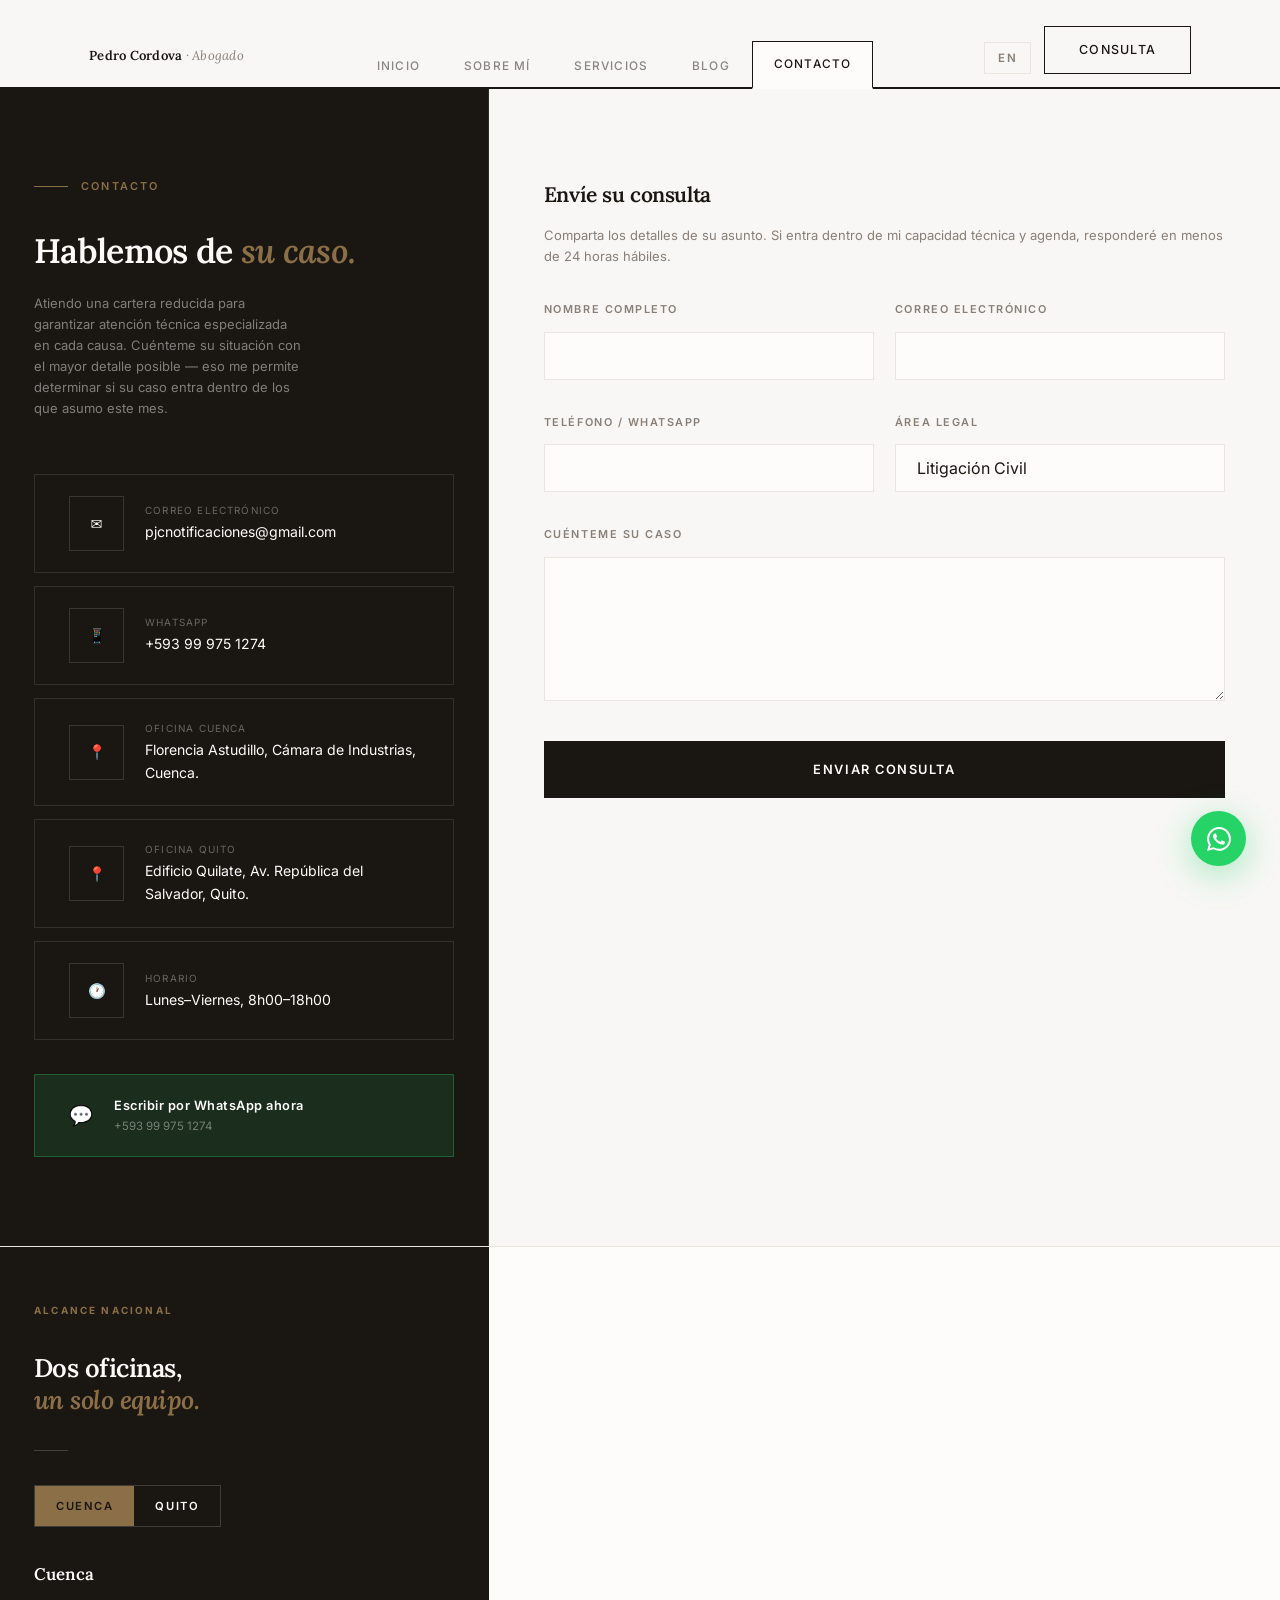
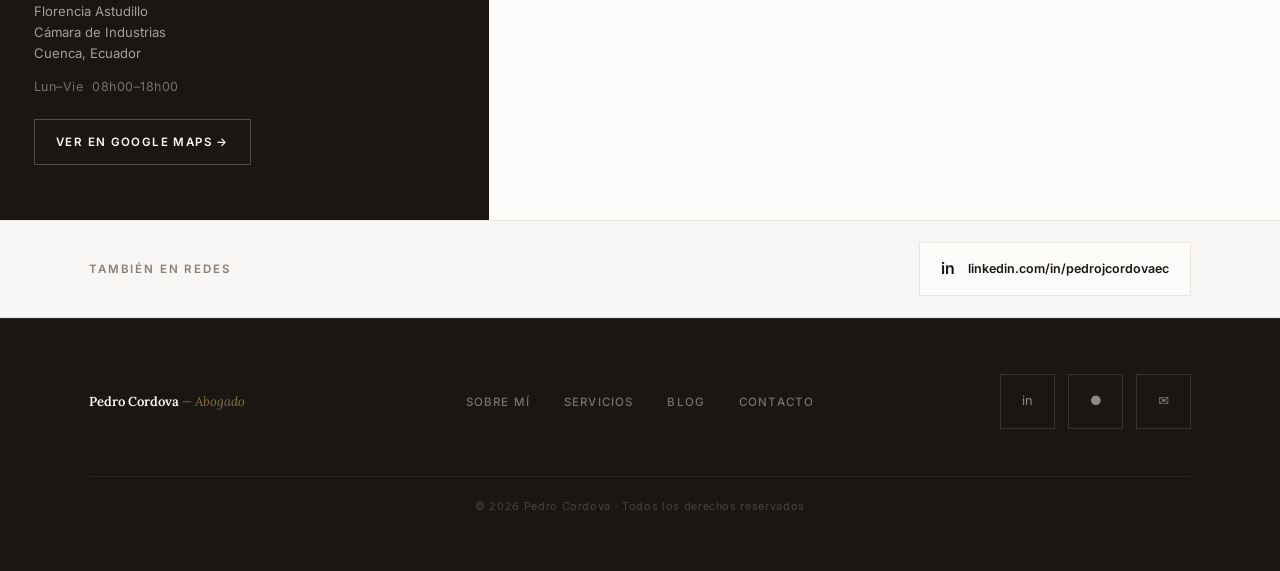
<file: contacto.html>
<!DOCTYPE html>
<html lang="es">
<head>
<meta charset="UTF-8">
<meta name="viewport" content="width=device-width, initial-scale=1.0">
<title>Contacto — Pedro Cordova Abogado</title>
<meta name="description" content="Agende una consulta con el Ab. Pedro Cordova. Correo: pjcnotificaciones@gmail.com · WhatsApp: +593 99 975 1274 · Cuenca, Ecuador.">
<link rel="preconnect" href="https://fonts.googleapis.com">
<link href="https://fonts.googleapis.com/css2?family=Lora:ital,wght@0,400;0,500;0,600;0,700;1,400;1,500&family=Inter:wght@300;400;500;600&display=swap" rel="stylesheet">
<link rel="stylesheet" href="golden.css">
<style>
/* ── CONTACTO-SPECIFIC ── */

/* Main contact grid — golden split inverted: 38.2 info / 61.8 form */
.contact-grid {
  display: grid;
  grid-template-columns: 38.197fr 61.803fr;
  margin-top: var(--nav-h);
  border-bottom: 1px solid var(--border);
  min-height: calc(100vh - var(--nav-h) - var(--header-min));
}
.contact-left {
  padding: var(--s6) var(--s4);        /* 89px 34px */
  background: var(--black); color: var(--cream);
  border-right: 1px solid rgba(235,229,223,0.1);
  display: flex; flex-direction: column; justify-content: space-between;
}
.contact-right {
  padding: var(--s6) var(--s5);        /* 89px 55px */
  background: var(--beige);
}

.contact-tag {
  font-size: 0.68rem; font-weight: 600; letter-spacing: 0.2em;
  text-transform: uppercase; color: var(--accent);
  display: flex; align-items: center; gap: var(--s2);
  margin-bottom: var(--s4);            /* 34px */
}
.contact-tag::before { content:''; display:inline-block; width:var(--s4); height:1px; background:var(--accent); }
.contact-title {
  font-family: var(--ff-serif);
  font-size: clamp(var(--t2), 3.5vw, var(--t3));  /* 21→34px */
  font-weight: 600; line-height: var(--lh-tight);
  letter-spacing: -0.02em; margin-bottom: var(--s3); color: var(--cream);
}
.contact-title em { font-style: italic; color: var(--accent); }
.contact-sub {
  font-size: var(--t1); color: rgba(254,252,250,0.45);
  line-height: var(--lh-normal);
  max-width: 34ch; margin-bottom: var(--s5);  /* 55px */
}
.contact-items { display: flex; flex-direction: column; gap: var(--s2); }  /* 13px */

.contact-icon {
  width: var(--s5); height: var(--s5);  /* 55px Fibonacci square */
  border: 1px solid rgba(235,229,223,0.15);
  display: flex; align-items: center; justify-content: center;
  font-size: 0.9rem; flex-shrink: 0; color: var(--cream);
}
.contact-item-label {
  font-size: 0.62rem; letter-spacing: 0.12em;
  text-transform: uppercase; color: rgba(254,252,250,0.35); margin-bottom: 3px;
}
.contact-item-value { font-size: 0.88rem; color: var(--cream); }

.wa-btn {
  display: flex; align-items: center; gap: var(--s3);  /* 21px */
  padding: var(--s3) var(--s4);        /* 21px 34px */
  background: rgba(37,211,102,0.12);
  border: 1px solid rgba(37,211,102,0.3);
  margin-top: var(--s4);              /* 34px */
  text-decoration: none; transition: all 0.2s;
}
.wa-btn:hover { background: rgba(37,211,102,0.2); border-color: rgba(37,211,102,0.6); }
.wa-icon { font-size: 1.2rem; }
.wa-text { font-size: 0.8rem; font-weight: 600; color: var(--cream); letter-spacing: 0.04em; }
.wa-sub { font-size: 0.72rem; color: rgba(254,252,250,0.4); }

.form-title {
  font-family: var(--ff-serif);
  font-size: clamp(var(--t1), 1.8vw, var(--t2));  /* 13→21px */
  font-weight: 600; letter-spacing: -0.02em;
  margin-bottom: var(--s2);            /* 13px */
}
.form-subtitle {
  font-size: var(--t1); color: var(--muted);
  margin-bottom: var(--s4);           /* 34px */
  line-height: var(--lh-normal);
}

/* MAP SECTION — golden inverted 38.2 / 61.8 */
.map-grid {
  display: grid;
  grid-template-columns: 38.197fr 61.803fr;
}
.map-info {
  padding: var(--s5) var(--s4);       /* 55px 34px */
  background: var(--black); color: var(--cream);
  display: flex; flex-direction: column; justify-content: center; gap: var(--s4);
}
.map-frame { min-height: var(--s7); position: relative; overflow: hidden; } /* 144px min */

#form-success {
  display: none; margin-top: var(--s3); padding: var(--s3);
  border: 1px solid var(--border); background: var(--cream);
  font-size: 0.85rem; text-align: center; color: var(--black);
}
</style>
</head>
<body>

<nav>
  <a href="index.html" class="nav-logo">Pedro Cordova <span>· Abogado</span></a>
  <ul class="nav-links">
    <li><a href="index.html" data-es>Inicio</a><a href="index.html" data-en>Home</a></li>
    <li><a href="sobre-mi.html" data-es>Sobre Mí</a><a href="sobre-mi.html" data-en>About</a></li>
    <li><a href="servicios.html" data-es>Servicios</a><a href="servicios.html" data-en>Services</a></li>
    <li><a href="blog.html">Blog</a></li>
    <li><a href="contacto.html" data-es>Contacto</a><a href="contacto.html" data-en>Contact</a></li>
  </ul>
  <div class="nav-right">
    <button class="lang-btn" onclick="toggleLang()" id="lang-btn">EN</button>
    <a href="contacto.html" class="nav-cta" data-es>Consulta</a>
    <a href="contacto.html" class="nav-cta" data-en>Consult</a>
  </div>
</nav>

<!-- CONTACT GRID: 38.2 info / 61.8 form -->
<section class="contact-grid">
  <div class="contact-left reveal">
    <div>
      <div class="contact-tag" data-es>Contacto</div>
      <div class="contact-tag" data-en>Contact</div>
      <h2 class="contact-title" data-es>Hablemos de <em>su caso.</em></h2>
      <h2 class="contact-title" data-en>Let's talk about <em>your case.</em></h2>
      <p class="contact-sub" data-es>Atiendo una cartera reducida para garantizar atención técnica especializada en cada causa. Cuénteme su situación con el mayor detalle posible — eso me permite determinar si su caso entra dentro de los que asumo este mes.</p>
      <p class="contact-sub" data-en>I keep a small caseload to ensure dedicated technical attention to every matter. Share your situation in detail — that's how I determine whether your case fits among those I take on this month.</p>
      <div class="contact-items">
        <!--email_off--><a href="mailto:pjcnotificaciones@gmail.com" class="contact-item">
          <div class="contact-icon">✉</div>
          <div>
            <div class="contact-item-label" data-es>Correo electrónico</div>
            <div class="contact-item-label" data-en>Email</div>
            <div class="contact-item-value">pjcnotificaciones@gmail.com</div>
          </div>
        </a><!--/email_off-->
        <a href="https://wa.me/593999751274" target="_blank" class="contact-item">
          <div class="contact-icon">📱</div>
          <div>
            <div class="contact-item-label">WhatsApp</div>
            <div class="contact-item-value">+593 99 975 1274</div>
          </div>
        </a>
        <div class="contact-item">
          <div class="contact-icon">📍</div>
          <div>
            <div class="contact-item-label" data-es>Oficina Cuenca</div>
            <div class="contact-item-label" data-en>Cuenca Office</div>
            <div class="contact-item-value">Florencia Astudillo, Cámara de Industrias, Cuenca.</div>
          </div>
        </div>
        <div class="contact-item">
          <div class="contact-icon">📍</div>
          <div>
            <div class="contact-item-label" data-es>Oficina Quito</div>
            <div class="contact-item-label" data-en>Quito Office</div>
            <div class="contact-item-value">Edificio Quilate, Av. República del Salvador, Quito.</div>
          </div>
        </div>
        <div class="contact-item">
          <div class="contact-icon">🕐</div>
          <div>
            <div class="contact-item-label" data-es>Horario</div>
            <div class="contact-item-label" data-en>Hours</div>
            <div class="contact-item-value" data-es>Lunes–Viernes, 8h00–18h00</div>
            <div class="contact-item-value" data-en>Monday–Friday, 8am–6pm</div>
          </div>
        </div>
      </div>
    </div>
    <a href="https://wa.me/593999751274?text=Hola%20Ab.%20Cordova%2C%20me%20gustar%C3%ADa%20una%20consulta%20legal." target="_blank" class="wa-btn">
      <span class="wa-icon">💬</span>
      <div>
        <div class="wa-text" data-es>Escribir por WhatsApp ahora</div>
        <div class="wa-text" data-en>Message on WhatsApp now</div>
        <div class="wa-sub">+593 99 975 1274</div>
      </div>
    </a>
  </div>

  <div class="contact-right reveal">
    <h2 class="form-title" data-es>Envíe su consulta</h2>
    <h2 class="form-title" data-en>Send your inquiry</h2>
    <p class="form-subtitle" data-es>Comparta los detalles de su asunto. Si entra dentro de mi capacidad técnica y agenda, responderé en menos de 24 horas hábiles.</p>
    <p class="form-subtitle" data-en>Share the details of your matter. If it fits my technical capacity and calendar, I'll respond within 24 business hours.</p>
    <form id="contact-form" onsubmit="handleSubmit(event)">
      <div class="form-row">
        <div class="form-group">
          <label class="form-label" data-es>Nombre completo</label>
          <label class="form-label" data-en>Full name</label>
          <input class="form-input" name="nombre" type="text" required>
        </div>
        <div class="form-group">
          <label class="form-label" data-es>Correo electrónico</label>
          <label class="form-label" data-en>Email address</label>
          <input class="form-input" name="correo" type="email" required>
        </div>
      </div>
      <div class="form-row">
        <div class="form-group">
          <label class="form-label" data-es>Teléfono / WhatsApp</label>
          <label class="form-label" data-en>Phone / WhatsApp</label>
          <input class="form-input" name="telefono" type="tel">
        </div>
        <div class="form-group">
          <label class="form-label" data-es>Área legal</label>
          <label class="form-label" data-en>Legal area</label>
          <select class="form-select form-input" name="area">
            <option data-es>Litigación Civil</option><option data-en>Civil Litigation</option>
            <option data-es>Asesoría Empresarial</option><option data-en>Business Advisory</option>
            <option data-es>Planificación Patrimonial</option><option data-en>Estate Planning</option>
            <option data-es>Contratos Comerciales</option><option data-en>Commercial Contracts</option>
            <option data-es>Derecho Laboral</option><option data-en>Labor Law</option>
            <option data-es>Mediación / Arbitraje</option><option data-en>Mediation / Arbitration</option>
            <option data-es>Ocultamiento de Datos · SATJE</option><option data-en>Data Concealment · SATJE</option>
            <option data-es>No estoy seguro/a</option><option data-en>I'm not sure</option>
          </select>
        </div>
      </div>
      <div class="form-group">
        <label class="form-label" data-es>Cuénteme su caso</label>
        <label class="form-label" data-en>Tell me about your case</label>
        <textarea class="form-textarea" name="mensaje" required></textarea>
      </div>
      <button type="submit" class="btn-submit" id="submit-btn">
        <span data-es>Enviar consulta</span><span data-en>Send inquiry</span>
      </button>
      <div id="form-success">
        <span data-es>✓ Consulta enviada. Le responderemos en menos de 24 horas hábiles.</span>
        <span data-en>✓ Inquiry sent. We'll get back to you within 24 business hours.</span>
      </div>
    </form>
  </div>
</section>

<!-- MAP — golden 38.2 / 61.8 -->
<section style="border-bottom:1px solid var(--border);">
  <div class="map-grid">
    <div class="map-info">
      <div style="font-size:0.62rem;font-weight:700;letter-spacing:0.22em;text-transform:uppercase;color:var(--accent);" data-es>Alcance Nacional</div>
      <div style="font-size:0.62rem;font-weight:700;letter-spacing:0.22em;text-transform:uppercase;color:var(--accent);" data-en>National Reach</div>
      <h3 style="font-family:var(--ff-serif);font-size:clamp(var(--t2),2vw,var(--t3));font-weight:600;line-height:var(--lh-tight);letter-spacing:-0.02em;">Dos oficinas,<br><em style="color:var(--accent);">un solo equipo.</em></h3>
      <h3 style="font-family:var(--ff-serif);font-size:clamp(var(--t2),2vw,var(--t3));font-weight:600;line-height:var(--lh-tight);letter-spacing:-0.02em;" data-en>Two offices,<br><em style="color:var(--accent);">one team.</em></h3>
      <div style="width:var(--s4);height:1px;background:rgba(235,229,223,0.2);"></div>

      <div class="office-tabs" style="display:flex;gap:0;border:1px solid rgba(235,229,223,0.18);width:fit-content;">
        <button type="button" class="office-tab is-active" data-office="cuenca"
          style="font-family:var(--ff-sans);font-size:0.7rem;font-weight:600;letter-spacing:0.14em;text-transform:uppercase;padding:var(--s2) var(--s3);background:var(--accent);color:var(--black);border:none;cursor:pointer;transition:all 0.2s;">
          Cuenca
        </button>
        <button type="button" class="office-tab" data-office="quito"
          style="font-family:var(--ff-sans);font-size:0.7rem;font-weight:600;letter-spacing:0.14em;text-transform:uppercase;padding:var(--s2) var(--s3);background:transparent;color:var(--cream);border:none;cursor:pointer;transition:all 0.2s;">
          Quito
        </button>
      </div>

      <div class="office-detail" data-office="cuenca" style="display:flex;flex-direction:column;gap:var(--s2);">
        <div style="font-family:var(--ff-serif);font-size:1.05rem;font-weight:600;color:var(--cream);">Cuenca</div>
        <div style="font-size:0.82rem;color:rgba(254,252,250,0.6);line-height:var(--lh-normal);">Florencia Astudillo<br>Cámara de Industrias<br>Cuenca, Ecuador</div>
        <div style="font-size:0.78rem;color:rgba(254,252,250,0.4);letter-spacing:0.04em;" data-es>Lun–Vie &nbsp;08h00–18h00</div>
        <div style="font-size:0.78rem;color:rgba(254,252,250,0.4);letter-spacing:0.04em;" data-en>Mon–Fri &nbsp;8am–6pm</div>
        <a href="https://maps.app.goo.gl/Wn2gHgd2Y3r2xyxAA" target="_blank"
          style="display:inline-flex;align-items:center;gap:var(--s1);font-size:0.72rem;font-weight:600;letter-spacing:0.12em;text-transform:uppercase;padding:var(--s2) var(--s3);border:1px solid rgba(235,229,223,0.25);color:var(--cream);text-decoration:none;transition:all 0.2s;width:fit-content;margin-top:var(--s1);"
          onmouseover="this.style.borderColor='var(--accent)';this.style.color='var(--accent)'"
          onmouseout="this.style.borderColor='rgba(235,229,223,0.25)';this.style.color='var(--cream)'">
          <span data-es>Ver en Google Maps →</span>
          <span data-en>View on Google Maps →</span>
        </a>
      </div>

      <div class="office-detail" data-office="quito" style="display:none;flex-direction:column;gap:var(--s2);">
        <div style="font-family:var(--ff-serif);font-size:1.05rem;font-weight:600;color:var(--cream);">Quito</div>
        <div style="font-size:0.82rem;color:rgba(254,252,250,0.6);line-height:var(--lh-normal);">Edificio Quilate<br>Av. República del Salvador<br>Quito, Ecuador</div>
        <div style="font-size:0.78rem;color:rgba(254,252,250,0.4);letter-spacing:0.04em;" data-es>Lun–Vie &nbsp;08h00–18h00</div>
        <div style="font-size:0.78rem;color:rgba(254,252,250,0.4);letter-spacing:0.04em;" data-en>Mon–Fri &nbsp;8am–6pm</div>
        <a href="https://www.google.com/maps/search/?api=1&query=Edificio+Quilate+Av+Republica+del+Salvador+Quito" target="_blank"
          style="display:inline-flex;align-items:center;gap:var(--s1);font-size:0.72rem;font-weight:600;letter-spacing:0.12em;text-transform:uppercase;padding:var(--s2) var(--s3);border:1px solid rgba(235,229,223,0.25);color:var(--cream);text-decoration:none;transition:all 0.2s;width:fit-content;margin-top:var(--s1);"
          onmouseover="this.style.borderColor='var(--accent)';this.style.color='var(--accent)'"
          onmouseout="this.style.borderColor='rgba(235,229,223,0.25)';this.style.color='var(--cream)'">
          <span data-es>Ver en Google Maps →</span>
          <span data-en>View on Google Maps →</span>
        </a>
      </div>
    </div>
    <div class="map-frame" style="min-height:380px;">
      <iframe id="office-map"
        src="https://maps.google.com/maps?q=-2.9001,-79.0059&z=17&output=embed"
        width="100%" height="100%"
        style="position:absolute;inset:0;border:none;filter:grayscale(30%);"
        loading="lazy" allowfullscreen referrerpolicy="no-referrer-when-downgrade"
        title="Oficinas Pedro Cordova Abogado">
      </iframe>
    </div>
  </div>
</section>

<!-- LINKEDIN STRIP -->
<div style="padding:var(--s3) var(--s6);background:var(--beige);border-bottom:1px solid var(--border);display:flex;align-items:center;justify-content:space-between;gap:var(--s4);flex-wrap:wrap;">
  <div style="font-size:0.72rem;font-weight:600;letter-spacing:0.16em;text-transform:uppercase;color:var(--muted);" data-es>También en redes</div>
  <div style="font-size:0.72rem;font-weight:600;letter-spacing:0.16em;text-transform:uppercase;color:var(--muted);" data-en>Also on social media</div>
  <a href="https://linkedin.com/in/pedrojcordovaec" target="_blank"
    style="display:inline-flex;align-items:center;gap:var(--s2);padding:var(--s2) var(--s3);border:1px solid var(--border);background:var(--cream);font-size:0.78rem;font-weight:600;color:var(--black);text-decoration:none;transition:all 0.2s;"
    onmouseover="this.style.borderColor='var(--black)'"
    onmouseout="this.style.borderColor='var(--border)'">
    <span style="font-size:1rem;">in</span> linkedin.com/in/pedrojcordovaec
  </a>
</div>

<footer>
  <div class="footer-logo">Pedro Cordova <span>— Abogado</span></div>
  <ul class="footer-links">
    <li><a href="sobre-mi.html" data-es>Sobre Mí</a><a href="sobre-mi.html" data-en>About</a></li>
    <li><a href="servicios.html" data-es>Servicios</a><a href="servicios.html" data-en>Services</a></li>
    <li><a href="blog.html">Blog</a></li>
    <li><a href="contacto.html" data-es>Contacto</a><a href="contacto.html" data-en>Contact</a></li>
  </ul>
  <ul class="footer-socials">
    <li><a href="https://linkedin.com/in/pedrojcordovaec" target="_blank" class="social-link" aria-label="LinkedIn">in</a></li>
    <li><a href="https://wa.me/593999751274" target="_blank" class="social-link" aria-label="WhatsApp">●</a></li>
    <li><!--email_off--><a href="mailto:pjcnotificaciones@gmail.com" class="social-link" aria-label="Email">✉</a><!--/email_off--></li>
  </ul>
  <div class="footer-bottom">© 2026 Pedro Cordova · <span data-es>Todos los derechos reservados</span><span data-en>All rights reserved</span></div>
</footer>

<div id="tweaks-panel">
  <div class="tweaks-title">Tweaks</div>
  <div class="tweak-row">
    <span class="tweak-label" data-es>Idioma</span><span class="tweak-label" data-en>Language</span>
    <div class="toggle-group">
      <div class="toggle-opt active" id="tw-lang-es" onclick="setLang('es')">ES</div>
      <div class="toggle-opt" id="tw-lang-en" onclick="setLang('en')">EN</div>
    </div>
  </div>
  <div class="tweak-row">
    <span class="tweak-label">Acento</span>
    <div class="toggle-group">
      <div class="toggle-opt active" onclick="setAccent('#8B6F47',this)">Tierra</div>
      <div class="toggle-opt" onclick="setAccent('#5A6B4E',this)">Verde</div>
      <div class="toggle-opt" onclick="setAccent('#4A5E73',this)">Azul</div>
    </div>
  </div>
</div>

<a href="https://wa.me/593999751274?text=Hola%20Ab.%20Cordova%2C%20me%20gustar%C3%ADa%20una%20consulta%20legal." target="_blank" class="wa-float" aria-label="WhatsApp">
  <svg width="24" height="24" viewBox="0 0 24 24" fill="currentColor"><path d="M17.472 14.382c-.297-.149-1.758-.867-2.03-.967-.273-.099-.471-.148-.67.15-.197.297-.767.966-.94 1.164-.173.199-.347.223-.644.075-.297-.15-1.255-.463-2.39-1.475-.883-.788-1.48-1.761-1.653-2.059-.173-.297-.018-.458.13-.606.134-.133.298-.347.446-.52.149-.174.198-.298.298-.497.099-.198.05-.371-.025-.52-.075-.149-.669-1.612-.916-2.207-.242-.579-.487-.5-.669-.51-.173-.008-.371-.01-.57-.01-.198 0-.52.074-.792.372-.272.297-1.04 1.016-1.04 2.479 0 1.462 1.065 2.875 1.213 3.074.149.198 2.096 3.2 5.077 4.487.709.306 1.262.489 1.694.625.712.227 1.36.195 1.871.118.571-.085 1.758-.719 2.006-1.413.248-.694.248-1.289.173-1.413-.074-.124-.272-.198-.57-.347m-5.421 7.403h-.004a9.87 9.87 0 01-5.031-1.378l-.361-.214-3.741.982.998-3.648-.235-.374a9.86 9.86 0 01-1.51-5.26c.001-5.45 4.436-9.884 9.888-9.884 2.64 0 5.122 1.03 6.988 2.898a9.825 9.825 0 012.893 6.994c-.003 5.45-4.437 9.884-9.885 9.884m8.413-18.297A11.815 11.815 0 0012.05 0C5.495 0 .16 5.335.157 11.892c0 2.096.547 4.142 1.588 5.945L.057 24l6.305-1.654a11.882 11.882 0 005.683 1.448h.005c6.554 0 11.89-5.335 11.893-11.893a11.821 11.821 0 00-3.48-8.413z"/></svg>
</a>

<script>
const FORMSPREE_ID='xvzdlzja';
async function handleSubmit(e){
  e.preventDefault();
  const form=e.target,btn=document.getElementById('submit-btn'),success=document.getElementById('form-success');
  btn.disabled=true;btn.textContent='...';
  try{const res=await fetch('https://formspree.io/f/'+FORMSPREE_ID,{method:'POST',body:new FormData(form),headers:{'Accept':'application/json'}});
    if(res.ok){form.reset();success.style.display='block';btn.style.display='none';}
    else{btn.textContent='Error — intente de nuevo';btn.disabled=false;}}
  catch{btn.textContent='Error de conexión';btn.disabled=false;}
}
function initLang(){const saved=localStorage.getItem('pc-lang-user-choice');if(saved==='en'){document.body.classList.add('lang-en');const b=document.getElementById('lang-btn');if(b)b.textContent='ES';syncLangToggles('en');}else{document.body.classList.remove('lang-en');const b=document.getElementById('lang-btn');if(b)b.textContent='EN';syncLangToggles('es');}}
function toggleLang(){setLang(document.body.classList.contains('lang-en')?'es':'en');}
function setLang(lang){document.body.classList.toggle('lang-en',lang==='en');const b=document.getElementById('lang-btn');if(b)b.textContent=lang==='es'?'EN':'ES';localStorage.setItem('pc-lang-user-choice',lang);localStorage.setItem('pc-lang',lang);syncLangToggles(lang);}
function syncLangToggles(lang){const es=document.getElementById('tw-lang-es'),en=document.getElementById('tw-lang-en');if(es)es.classList.toggle('active',lang==='es');if(en)en.classList.toggle('active',lang==='en');}
function initAccent(){const saved=localStorage.getItem('pc-accent');if(saved)document.documentElement.style.setProperty('--accent',saved);}
function setAccent(color,el){document.querySelectorAll('.toggle-opt').forEach(o=>{if(o.parentElement===el.parentElement)o.classList.remove('active');});el.classList.add('active');document.documentElement.style.setProperty('--accent',color);localStorage.setItem('pc-accent',color);}
function initTweaks(){window.addEventListener('message',e=>{if(e.data?.type==='__activate_edit_mode')document.getElementById('tweaks-panel')?.classList.add('open');if(e.data?.type==='__deactivate_edit_mode')document.getElementById('tweaks-panel')?.classList.remove('open');});window.parent.postMessage({type:'__edit_mode_available'},'*');}
function initReveal(){const obs=new IntersectionObserver(entries=>{entries.forEach(e=>{if(e.isIntersecting){e.target.classList.add('visible');obs.unobserve(e.target);}});},{threshold:0.08});document.querySelectorAll('.reveal').forEach(el=>obs.observe(el));}
function initNav(){const page=location.pathname.split('/').pop()||'index.html';document.querySelectorAll('.nav-links a').forEach(a=>{if(a.getAttribute('href')===page)a.classList.add('active');});}
function initOfficeTabs(){
  const MAPS={cuenca:'https://maps.google.com/maps?q=-2.9001,-79.0059&z=17&output=embed',quito:'https://maps.google.com/maps?q=Edificio+Quilate,+Av.+Republica+del+Salvador,+Quito&z=17&output=embed'};
  const tabs=document.querySelectorAll('.office-tab');const details=document.querySelectorAll('.office-detail');const iframe=document.getElementById('office-map');
  tabs.forEach(t=>t.addEventListener('click',()=>{
    const which=t.dataset.office;
    tabs.forEach(x=>{const a=x.dataset.office===which;x.classList.toggle('is-active',a);x.style.background=a?'var(--accent)':'transparent';x.style.color=a?'var(--black)':'var(--cream)';});
    details.forEach(d=>{d.style.display=d.dataset.office===which?'flex':'none';});
    if(iframe&&MAPS[which])iframe.src=MAPS[which];
  }));
}
document.addEventListener('DOMContentLoaded',()=>{initLang();initAccent();initTweaks();initReveal();initNav();initOfficeTabs();});
</script>
</body>
</html>
</file>
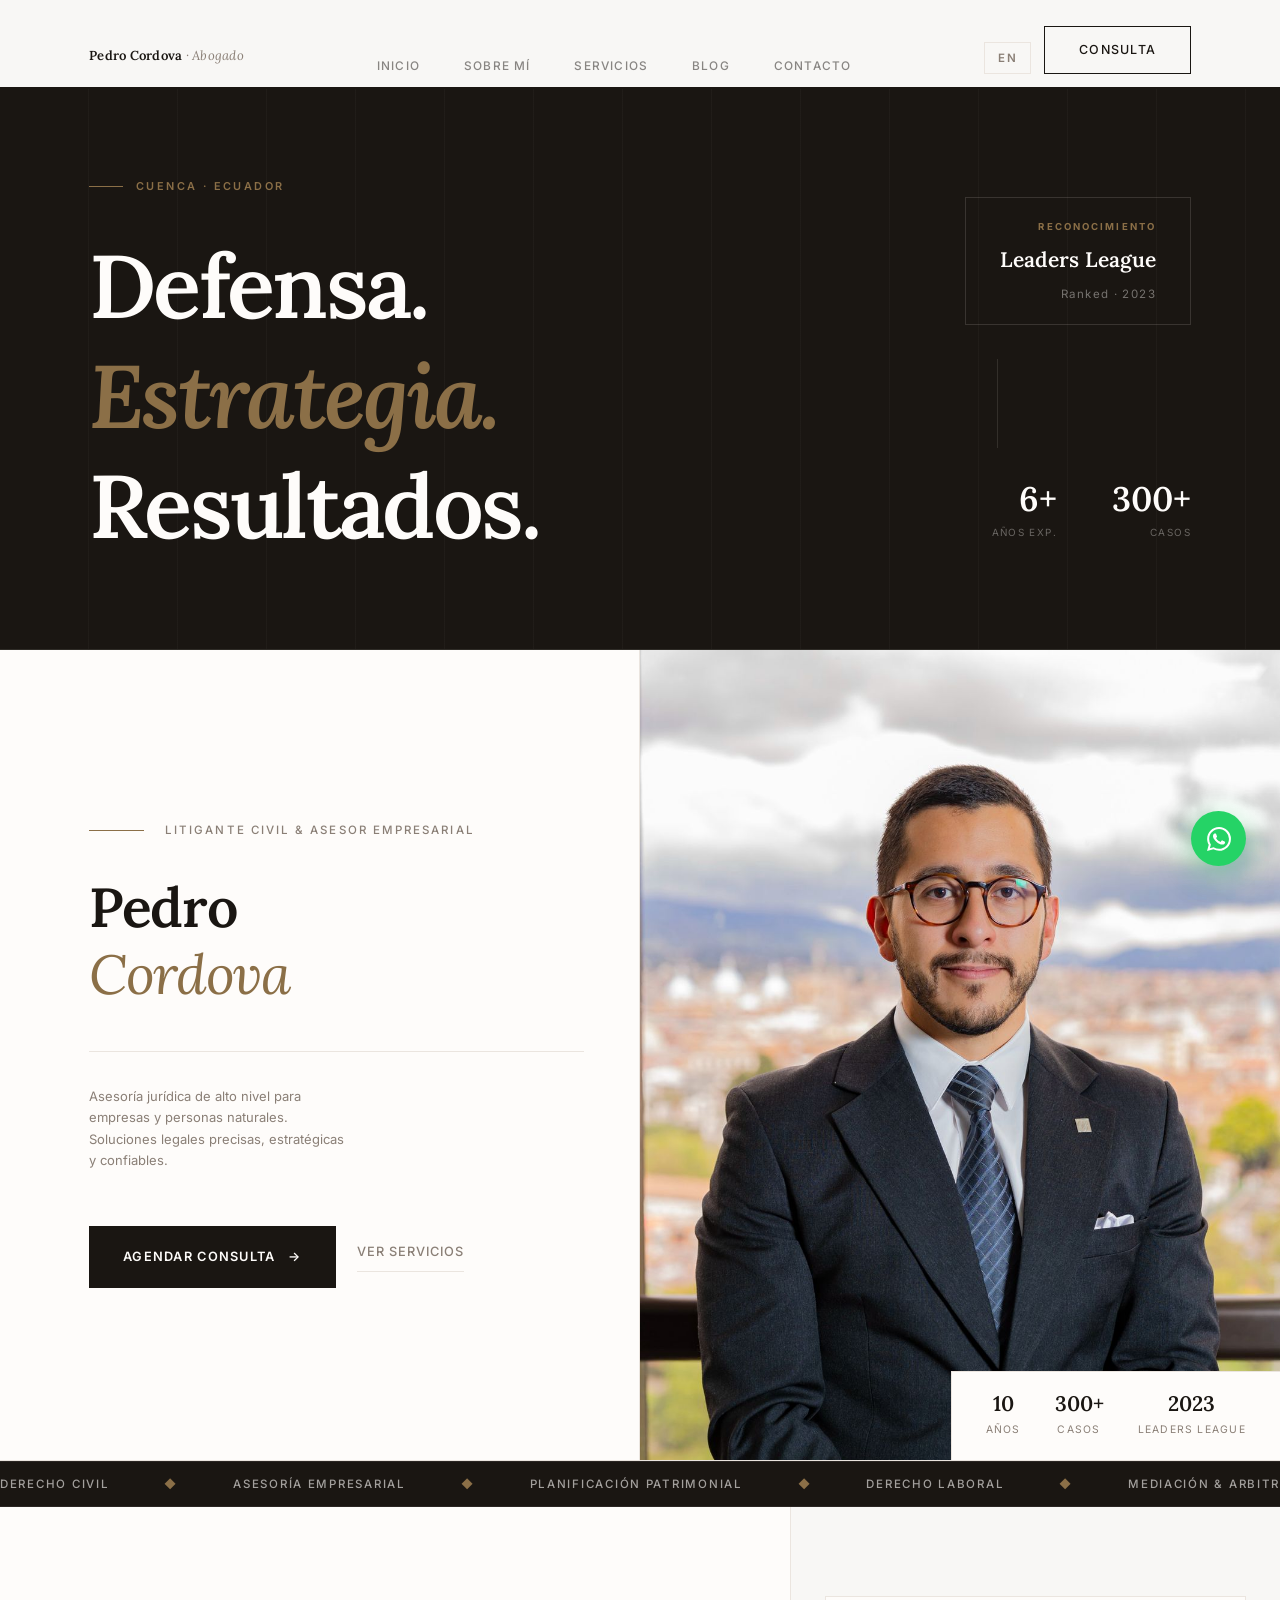
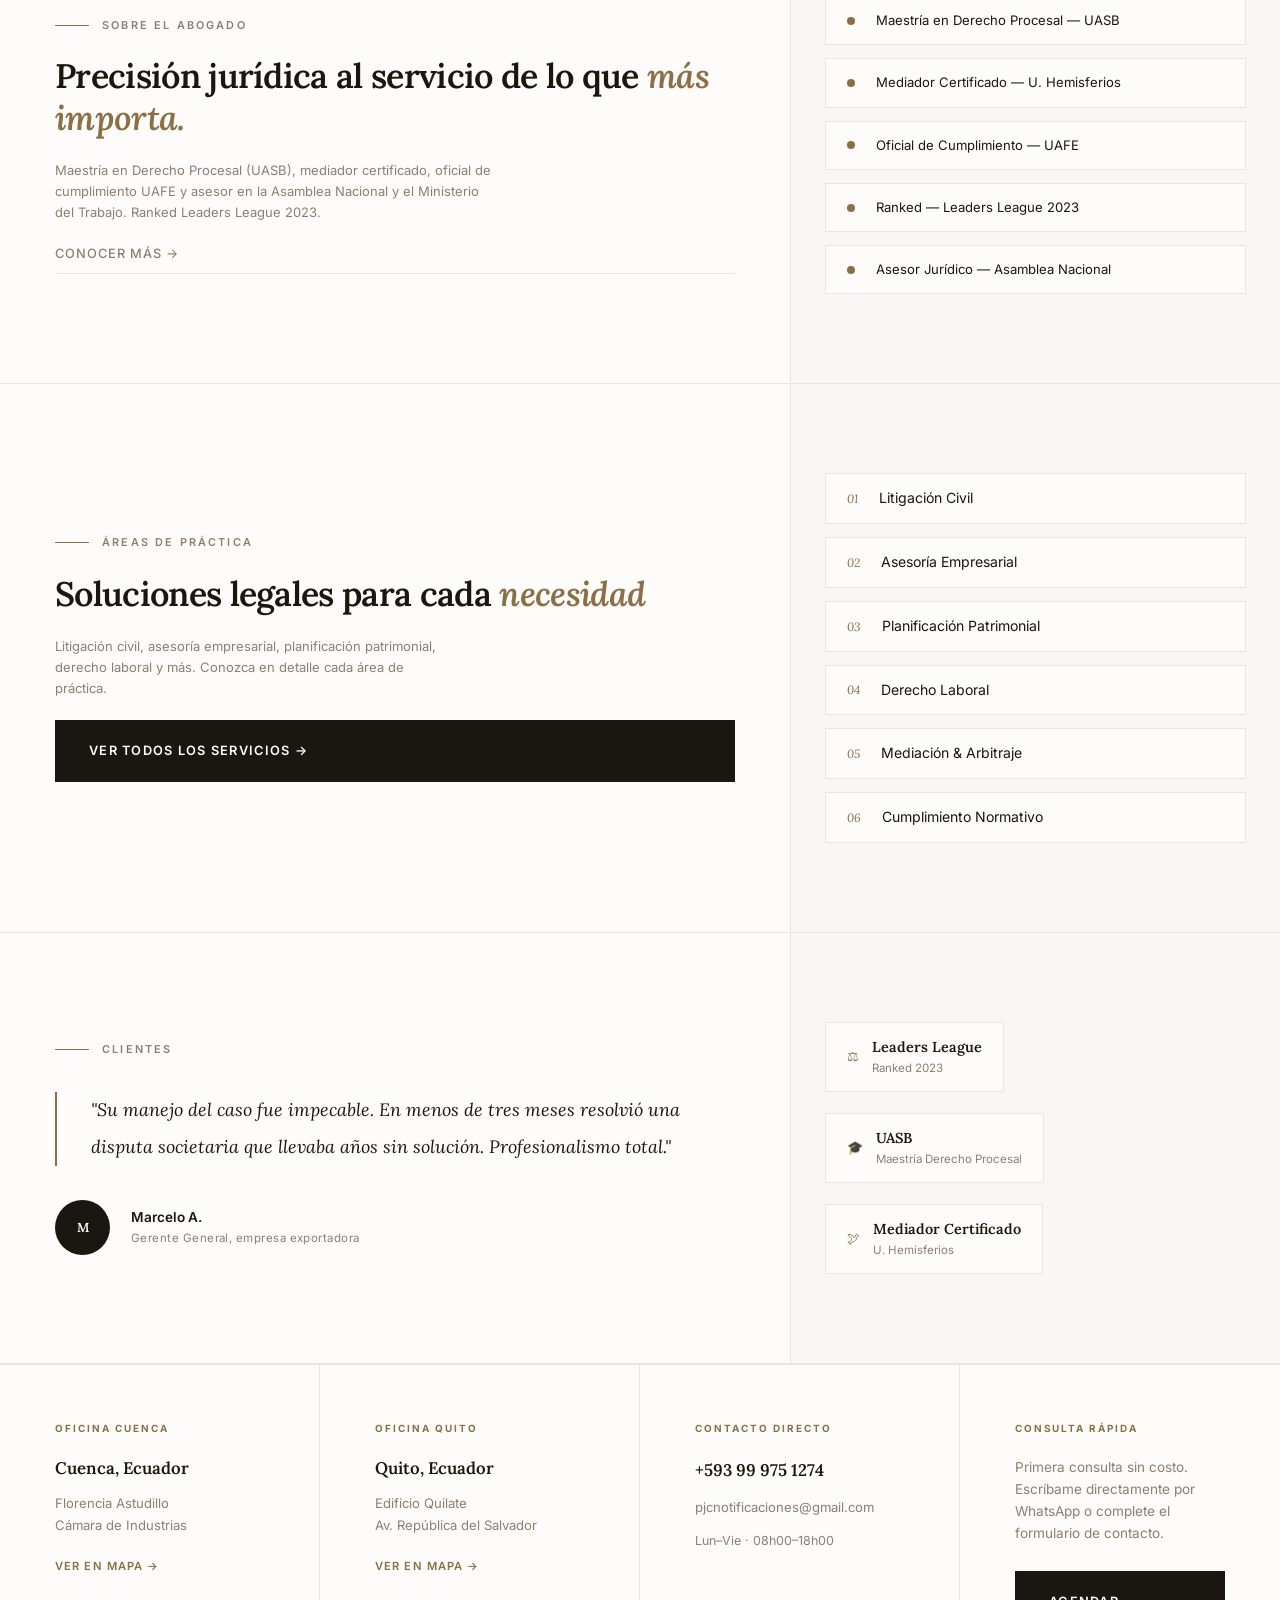
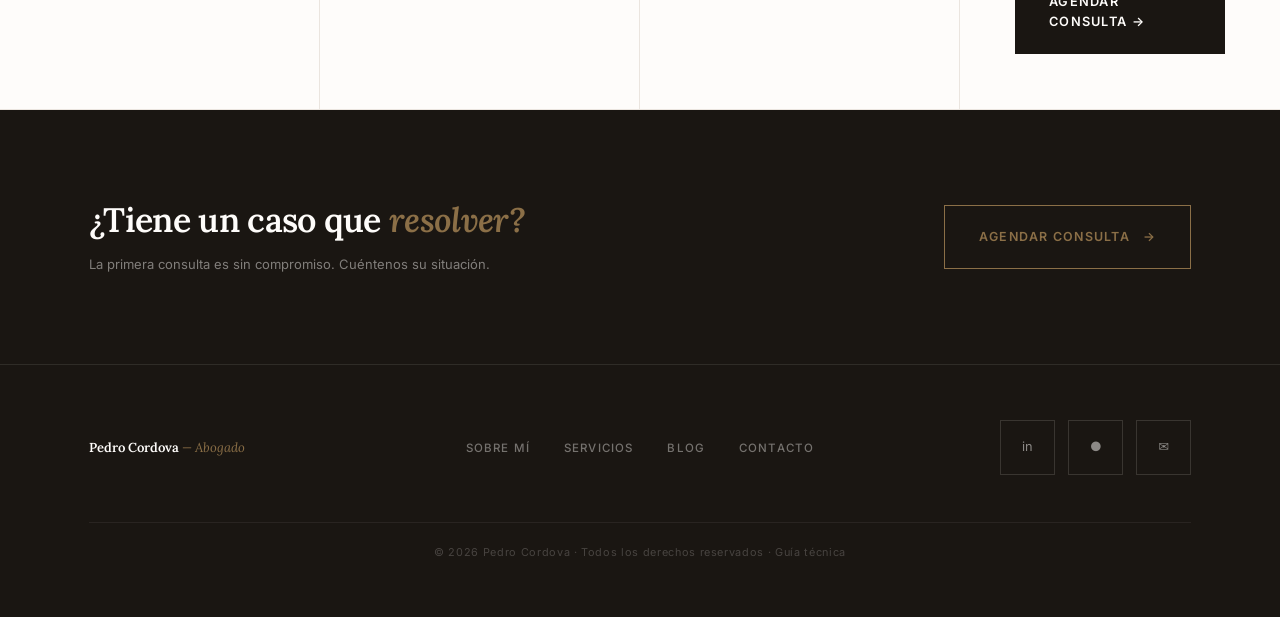
<file: index-4.html>
<!DOCTYPE html>
<html lang="es">
<head>
<meta charset="UTF-8">
<meta name="viewport" content="width=device-width, initial-scale=1.0">

<!-- ═══ SEO PRIMARIO ═══ -->
<title>Pedro Cordova Abogado | Litigante Civil &amp; Asesor Empresarial — Cuenca, Ecuador</title>
<meta name="description" content="Abogado en Cuenca, Ecuador. Especialista en litigación civil, asesoría empresarial y planificación patrimonial. Maestría en Derecho Procesal. Ranked Leaders League 2023. Primera consulta sin costo.">
<meta name="keywords" content="abogado Cuenca Ecuador, litigante civil Cuenca, asesoría empresarial Ecuador, planificación patrimonial Ecuador, abogado laboralista Cuenca, mediador certificado Ecuador, Pedro Cordova abogado">
<meta name="author" content="Pedro Cordova">
<meta name="robots" content="index, follow">
<link rel="canonical" href="https://pedrojcordova.com/">

<!-- ═══ OPEN GRAPH (Facebook, LinkedIn, WhatsApp) ═══ -->
<meta property="og:type" content="website">
<meta property="og:url" content="https://pedrojcordova.com/">
<meta property="og:title" content="Pedro Cordova — Abogado en Cuenca, Ecuador | Litigante Civil &amp; Asesor Empresarial">
<meta property="og:description" content="Especialista en litigación civil, asesoría empresarial y planificación patrimonial. Maestría en Derecho Procesal. Ranked Leaders League 2023. Primera consulta sin costo.">
<meta property="og:locale" content="es_EC">
<meta property="og:site_name" content="Pedro Cordova Abogado">

<!-- ═══ TWITTER CARD ═══ -->
<meta name="twitter:card" content="summary_large_image">
<meta name="twitter:title" content="Pedro Cordova — Abogado en Cuenca, Ecuador">
<meta name="twitter:description" content="Especialista en litigación civil, asesoría empresarial y planificación patrimonial. Primera consulta sin costo.">

<!-- ═══ SCHEMA MARKUP (Google Rich Results) ═══ -->
<script type="application/ld+json">
{
  "@context": "https://schema.org",
  "@type": "Attorney",
  "name": "Pedro Cordova",
  "alternateName": "Pedro J. Cordova",
  "description": "Abogado especialista en litigación civil, asesoría empresarial y planificación patrimonial en Cuenca, Ecuador.",
  "url": "https://pedrojcordova.com",
  "telephone": "+593999751274",
  "email": "pjcnotificaciones@gmail.com",
  "image": "https://pedrojcordova.com/photo.js",
  "priceRange": "$$",
  "openingHours": "Mo-Fr 08:00-18:00",
  "award": "Leaders League 2023",
  "hasCredential": [
    {
      "@type": "EducationalOccupationalCredential",
      "credentialCategory": "degree",
      "name": "Maestría en Derecho Procesal",
      "recognizedBy": { "@type": "Organization", "name": "Universidad Andina Simón Bolívar" }
    }
  ],
  "address": [
    {
      "@type": "PostalAddress",
      "addressLocality": "Cuenca",
      "addressRegion": "Azuay",
      "addressCountry": "EC",
      "streetAddress": "Florencia Astudillo, Cámara de Industrias"
    },
    {
      "@type": "PostalAddress",
      "addressLocality": "Quito",
      "addressRegion": "Pichincha",
      "addressCountry": "EC",
      "streetAddress": "Edificio Quilate, Av. República del Salvador"
    }
  ],
  "areaServed": {
    "@type": "Country",
    "name": "Ecuador"
  },
  "knowsAbout": [
    "Litigación Civil",
    "Asesoría Empresarial",
    "Planificación Patrimonial",
    "Derecho Laboral",
    "Mediación y Arbitraje",
    "Cumplimiento Normativo"
  ],
  "sameAs": [
    "https://linkedin.com/in/pedrojcordovaec"
  ]
}
</script>
<link rel="preconnect" href="https://fonts.googleapis.com">
<link href="https://fonts.googleapis.com/css2?family=Lora:ital,wght@0,400;0,500;0,600;0,700;1,400;1,500&family=Inter:wght@300;400;500;600&display=swap" rel="stylesheet">
<link rel="stylesheet" href="golden.css">
<style>
/* ── INDEX-SPECIFIC ── */

/* IMPACT STRIP — hero header */
.impact-strip {
  margin-top: var(--nav-h);           /* 89px */
  background: var(--black);
  padding: var(--s6) var(--s6);       /* 89px all sides */
  display: grid;
  grid-template-columns: 61.803fr 38.197fr; /* golden: major left */
  align-items: center;
  gap: var(--s6);
  overflow: hidden; position: relative;
  border-bottom: 1px solid rgba(235,229,223,0.1);
}
.impact-strip::before {
  content: '';
  position: absolute; inset: 0;
  background-image: repeating-linear-gradient(
    90deg, transparent, transparent calc(var(--s6) - 1px),
    rgba(235,229,223,0.03) calc(var(--s6) - 1px),
    rgba(235,229,223,0.03) var(--s6)  /* 89px column grid */
  );
  pointer-events: none;
}
.impact-label {
  font-size: 0.68rem; font-weight: 600; letter-spacing: 0.22em;
  text-transform: uppercase; color: var(--accent);
  display: flex; align-items: center; gap: var(--s2);
  margin-bottom: var(--s4);           /* 34px */
}
.impact-label::before { content:''; display:block; width:var(--s4); height:1px; background:var(--accent); }
.impact-statement {
  font-family: var(--ff-serif);
  font-size: clamp(var(--t3), 7vw, var(--t5));  /* 34→89px */
  font-weight: 600; color: var(--cream);
  letter-spacing: -0.03em; line-height: var(--lh-tight);
  opacity: 0;
  animation: impactReveal 1.1s cubic-bezier(0.16,1,0.3,1) 0.2s forwards;
}
.impact-statement em { font-style: italic; color: var(--accent); }
.impact-right {
  display: flex; flex-direction: column; align-items: flex-end;
  gap: var(--s4);                     /* 34px */
}
.impact-award {
  display: flex; flex-direction: column; align-items: flex-end; gap: var(--s1); /* 8px */
  border: 1px solid rgba(235,229,223,0.15);
  padding: var(--s3) var(--s4);       /* 21px 34px */
  opacity: 0; animation: impactReveal 1s cubic-bezier(0.16,1,0.3,1) 0.5s forwards;
}
.impact-award-label { font-size: 0.6rem; font-weight: 700; letter-spacing: 0.22em; text-transform: uppercase; color: var(--accent); }
.impact-award-name { font-family: var(--ff-serif); font-size: var(--t2); font-weight: 600; color: var(--cream); }
.impact-award-year { font-size: 0.72rem; color: rgba(254,252,250,0.4); letter-spacing: 0.12em; }
.impact-divider { width: 1px; height: var(--s6); background: rgba(235,229,223,0.12); align-self: center; } /* 89px */
.impact-stats { display: flex; gap: var(--s5); align-items: flex-end; } /* 55px */
.impact-stat {
  text-align: right;
  opacity: 0; animation: impactReveal 1s cubic-bezier(0.16,1,0.3,1) 0.7s forwards;
}
.impact-stat-num {
  font-family: var(--ff-serif);
  font-size: var(--t3);               /* 34px */
  font-weight: 600; color: var(--cream); line-height: 1;
}
.impact-stat-label {
  font-size: 0.62rem; letter-spacing: 0.14em; text-transform: uppercase;
  color: rgba(254,252,250,0.35); margin-top: var(--s1);  /* 8px */
}
@keyframes impactReveal {
  from { opacity:0; transform:translateY(var(--s4)); }
  to   { opacity:1; transform:none; }
}

/* HERO — 50/50 split, full viewport height */
.hero {
  display: grid;
  grid-template-columns: 1fr 1fr;     /* equal halves — mirror/portrait balance */
  min-height: calc(100vh - var(--nav-h)); /* full remaining height */
}
.hero-left {
  display: flex; flex-direction: column; justify-content: center;
  padding: var(--s6) var(--s5) var(--s6) var(--s6); /* 89px 55px 89px 89px */
  border-right: 1px solid var(--border);
  gap: 0;
}
.hero-eyebrow {
  font-size: 0.72rem; font-weight: 500; letter-spacing: 0.18em;
  text-transform: uppercase; color: var(--muted);
  margin-bottom: var(--s4);           /* 34px */
  display: flex; align-items: center; gap: var(--s3);  /* 21px */
}
.hero-eyebrow::before { content:''; display:block; width:var(--s5); height:1px; background:var(--accent); } /* 55px */
.hero-title {
  font-family: var(--ff-serif);
  font-size: clamp(var(--t3), 5.5vw, var(--t4));  /* 34→55px */
  font-weight: 600; line-height: var(--lh-tight); letter-spacing: -0.025em;
  margin-bottom: var(--s1);           /* 8px */
}
.hero-title em { font-style: italic; font-weight: 400; color: var(--accent); }
.hero-rule { width: 100%; height: 1px; background: var(--border); margin: var(--s4) 0; } /* 34px */
.hero-subtitle {
  font-size: var(--t1);               /* 13px */
  color: var(--muted);
  max-width: 38.197%;                 /* golden inner column */
  max-width: clamp(260px, 38.197%, 380px);
  line-height: var(--lh-normal);      /* 1.618 */
  margin-bottom: var(--s5);           /* 55px */
}
.hero-actions { display: flex; gap: var(--s3); align-items: center; } /* 21px */
.hero-right {
  display: flex; flex-direction: column; justify-content: flex-end;
  position: relative; background: var(--beige); overflow: hidden;
}
.hero-photo {
  position: absolute; inset: 0; width: 100%; height: 100%;
  object-fit: cover; object-position: center top;
}
.hero-stats {
  position: relative; z-index: 1;
  display: flex; gap: var(--s4);      /* 34px */
  padding: var(--s3) var(--s4);       /* 21px 34px */
  background: var(--cream);
  border-top: 1px solid var(--border);
  border-left: 1px solid var(--border);
  margin: auto 0 0 auto; width: fit-content;
}
.stat-item { text-align: center; }
.stat-num {
  font-family: var(--ff-serif);
  font-size: var(--t2);               /* 21px */
  font-weight: 600; line-height: 1;
  margin-bottom: var(--s1);           /* 8px */
}
.stat-label {
  font-size: 0.65rem; letter-spacing: 0.12em;
  text-transform: uppercase; color: var(--muted);
}

/* ABOUT TEASER — golden split 61.8 / 38.2 */
.about-teaser {
  display: grid;
  grid-template-columns: 61.803fr 38.197fr; /* major content, minor credentials */
}
.teaser-left {
  padding: var(--s6) var(--s5);       /* 89px 55px */
  border-right: 1px solid var(--border);
  display: flex; flex-direction: column; justify-content: center;
  gap: var(--s3);                     /* 21px */
}
.teaser-tag {
  font-size: 0.68rem; font-weight: 600; letter-spacing: 0.2em;
  text-transform: uppercase; color: var(--muted);
  display: flex; align-items: center; gap: var(--s2);
}
.teaser-tag::before { content:''; display:inline-block; width:var(--s4); height:1px; background:var(--accent); }
.teaser-title {
  font-family: var(--ff-serif);
  font-size: clamp(var(--t2), 2.8vw, var(--t3));  /* 21→34px */
  font-weight: 600; line-height: var(--lh-tight); letter-spacing: -0.02em;
}
.teaser-title em { font-style: italic; color: var(--accent); }
.teaser-text {
  font-size: var(--t1);               /* 13px */
  color: var(--muted);
  line-height: var(--lh-normal);
  max-width: 55ch;
}
.teaser-right {
  padding: var(--s6) var(--s4);       /* 89px 34px */
  background: var(--beige);
  display: flex; flex-direction: column; justify-content: center;
  gap: var(--s2);                     /* 13px */
}

/* SERVICES CTA — golden split inverted 38.2 / 61.8 */
.services-cta-block {
  display: grid;
  grid-template-columns: 61.803fr 38.197fr;
  border-bottom: 1px solid var(--border);
}
.svc-cta-left {
  padding: var(--s6) var(--s5);       /* 89px 55px */
  border-right: 1px solid var(--border);
  display: flex; flex-direction: column; justify-content: center;
  gap: var(--s3);                     /* 21px */
}
.svc-cta-title {
  font-family: var(--ff-serif);
  font-size: clamp(var(--t2), 2.8vw, var(--t3));
  font-weight: 600; letter-spacing: -0.02em; line-height: var(--lh-tight);
}
.svc-cta-title em { font-style: italic; color: var(--accent); }
.svc-cta-text {
  font-size: var(--t1); color: var(--muted);
  line-height: var(--lh-normal); max-width: 50ch;
}
.svc-cta-right {
  padding: var(--s6) var(--s4);       /* 89px 34px */
  background: var(--beige);
  display: flex; flex-direction: column; justify-content: center;
  gap: var(--s2);                     /* 13px */
}
.svc-area-pill {
  display: flex; align-items: center; gap: var(--s3); /* 21px */
  padding: var(--s2) var(--s3);       /* 13px 21px */
  background: var(--cream); border: 1px solid var(--border);
  font-size: 0.88rem;
  transition: border-color 0.18s, background 0.18s;
}
.svc-area-pill:hover { border-color: var(--black); }
.svc-area-pill span:first-child {
  font-family: var(--ff-serif); font-size: 0.75rem;
  color: var(--accent); font-style: italic; flex-shrink: 0;
}

/* TESTIMONIAL — golden 61.8 / 38.2 */
.testi-strip {
  display: grid;
  grid-template-columns: 61.803fr 38.197fr;
}
.testi-left {
  padding: var(--s6) var(--s5);       /* 89px 55px */
  border-right: 1px solid var(--border);
  display: flex; flex-direction: column; justify-content: center;
  gap: var(--s4);                     /* 34px */
}
.testi-quote {
  font-family: var(--ff-serif);
  font-size: clamp(var(--t1), 1.4vw, var(--t2)); /* 13→21px */
  font-style: italic; line-height: var(--lh-loose);
  border-left: 2px solid var(--accent);
  padding-left: var(--s4);            /* 34px */
}
.testi-author { display: flex; align-items: center; gap: var(--s3); } /* 21px */
.testi-avatar {
  width: var(--s5); height: var(--s5); /* 55px × 55px — golden square */
  border-radius: 50%;
  background: var(--black); color: var(--cream);
  display: flex; align-items: center; justify-content: center;
  font-family: var(--ff-serif); font-size: var(--t1); font-weight: 600; flex-shrink: 0;
}
.testi-name { font-size: 0.85rem; font-weight: 600; }
.testi-role { font-size: 0.72rem; color: var(--muted); letter-spacing: 0.04em; }
.testi-right {
  padding: var(--s6) var(--s4);
  background: var(--beige);
  display: flex; flex-direction: column; justify-content: center;
  gap: var(--s3);                     /* 21px */
}
.badge-row {
  display: flex; align-items: center; gap: var(--s2); /* 13px */
  padding: var(--s2) var(--s3);       /* 13px 21px */
  border: 1px solid var(--border); background: var(--cream); width: fit-content;
}
.badge-icon { color: var(--accent); }
.badge-text { font-family: var(--ff-serif); font-size: 0.9rem; font-weight: 600; }
.badge-sub { font-size: 0.72rem; color: var(--muted); }

/* LOCATION 3-column: 1fr 1fr 1fr (Fibonacci triplet equal) */
.location-strip {
  display: grid; grid-template-columns: 1fr 1fr 1fr 1fr;
  border-top: 1px solid var(--border);
  border-bottom: 1px solid var(--border);
}
.location-col {
  padding: var(--s5) var(--s5);       /* 55px all */
  border-right: 1px solid var(--border);
  display: flex; flex-direction: column; gap: var(--s2); /* 13px */
}
.location-col:last-child { border-right: none; }
.location-label {
  font-size: 0.62rem; font-weight: 700; letter-spacing: 0.2em;
  text-transform: uppercase; color: var(--accent); margin-bottom: var(--s1);
}

/* CTA BAND */
.cta-band {
  display: grid; grid-template-columns: 61.803fr 38.197fr; /* golden */
  align-items: center; gap: var(--s5); /* 55px */
  padding: var(--s6) var(--s6);        /* 89px */
  background: var(--black); color: var(--cream);
}
.cta-title {
  font-family: var(--ff-serif);
  font-size: clamp(var(--t2), 2.8vw, var(--t3));
  font-weight: 600; line-height: var(--lh-tight); letter-spacing: -0.02em;
}
.cta-title em { font-style: italic; color: var(--accent); }
.cta-sub { font-size: var(--t1); color: rgba(254,252,250,0.45); margin-top: var(--s2); }
.cta-btn {
  justify-self: end;
  display: inline-flex; align-items: center; gap: var(--s2);
  font-size: 0.78rem; font-weight: 600; letter-spacing: 0.1em;
  text-transform: uppercase;
  padding: var(--s3) var(--s4);       /* 21px 34px */
  border: 1px solid var(--accent); color: var(--accent);
  white-space: nowrap; transition: all 0.2s; text-decoration: none;
}
.cta-btn:hover { background: var(--accent); color: var(--cream); }
</style>
</head>
<body>

<nav>
  <a href="index.html" class="nav-logo">Pedro Cordova <span>· Abogado</span></a>
  <ul class="nav-links">
    <li><a href="index.html" data-es>Inicio</a><a href="index.html" data-en>Home</a></li>
    <li><a href="sobre-mi.html" data-es>Sobre Mí</a><a href="sobre-mi.html" data-en>About</a></li>
    <li><a href="servicios.html" data-es>Servicios</a><a href="servicios.html" data-en>Services</a></li>
    <li><a href="blog.html">Blog</a></li>
    <li><a href="contacto.html" data-es>Contacto</a><a href="contacto.html" data-en>Contact</a></li>
  </ul>
  <div class="nav-right">
    <button class="lang-btn" onclick="toggleLang()" id="lang-btn">EN</button>
    <a href="contacto.html" class="nav-cta" data-es>Consulta</a>
    <a href="contacto.html" class="nav-cta" data-en>Consult</a>
  </div>
</nav>

<!-- IMPACT STRIP -->
<div class="impact-strip">
  <div class="impact-left">
    <div class="impact-label">Cuenca · Ecuador</div>
    <h2 class="impact-statement" data-es>Defensa.<br><em>Estrategia.</em><br>Resultados.</h2>
    <h2 class="impact-statement" data-en>Defense.<br><em>Strategy.</em><br>Results.</h2>
  </div>
  <div class="impact-right">
    <div class="impact-award">
      <span class="impact-award-label">Reconocimiento</span>
      <span class="impact-award-name">Leaders League</span>
      <span class="impact-award-year">Ranked · 2023</span>
    </div>
    <div class="impact-divider"></div>
    <div class="impact-stats">
      <div class="impact-stat">
        <div class="impact-stat-num" data-count="6">0</div>
        <div class="impact-stat-label" data-es>Años exp.</div>
        <div class="impact-stat-label" data-en>Years exp.</div>
      </div>
      <div class="impact-stat">
        <div class="impact-stat-num" data-count="300">0</div>
        <div class="impact-stat-label" data-es>Casos</div>
        <div class="impact-stat-label" data-en>Cases</div>
      </div>
    </div>
  </div>
</div>

<!-- HERO -->
<section class="hero" id="home">
  <div class="hero-left reveal">
    <div class="hero-eyebrow">
      <span data-es>Litigante Civil &amp; Asesor Empresarial</span>
      <span data-en>Civil Litigator &amp; Business Advisor</span>
    </div>
    <h1 class="hero-title">Pedro<br><em>Cordova</em></h1>
    <div class="hero-rule"></div>
    <p class="hero-subtitle" data-es>Asesoría jurídica de alto nivel para empresas y personas naturales. Soluciones legales precisas, estratégicas y confiables.</p>
    <p class="hero-subtitle" data-en>Premium legal counsel for businesses and individuals. Precise, strategic, and reliable legal solutions.</p>
    <div class="hero-actions">
      <a href="contacto.html" class="btn-primary"><span data-es>Agendar Consulta</span><span data-en>Schedule Consultation</span> →</a>
      <a href="servicios.html" class="btn-secondary"><span data-es>Ver Servicios</span><span data-en>View Services</span></a>
    </div>
  </div>
  <div class="hero-right">
    <img class="hero-photo" data-photo src="[data-uri]" alt="Pedro Cordova Abogado">
    <div class="hero-stats">
      <div class="stat-item">
        <div class="stat-num">10</div>
        <div class="stat-label" data-es>Años</div><div class="stat-label" data-en>Years</div>
      </div>
      <div class="stat-item">
        <div class="stat-num">300+</div>
        <div class="stat-label" data-es>Casos</div><div class="stat-label" data-en>Cases</div>
      </div>
      <div class="stat-item">
        <div class="stat-num">2023</div>
        <div class="stat-label">Leaders League</div>
      </div>
    </div>
  </div>
</section>

<!-- MARQUEE -->
<div class="marquee-bar" aria-hidden="true">
  <div class="marquee-track">
    <span class="marquee-item" data-es>Derecho Civil</span><span class="marquee-item" data-en>Civil Law</span>
    <span class="marquee-item marquee-sep">◆</span>
    <span class="marquee-item" data-es>Asesoría Empresarial</span><span class="marquee-item" data-en>Business Advisory</span>
    <span class="marquee-item marquee-sep">◆</span>
    <span class="marquee-item" data-es>Planificación Patrimonial</span><span class="marquee-item" data-en>Estate Planning</span>
    <span class="marquee-item marquee-sep">◆</span>
    <span class="marquee-item" data-es>Derecho Laboral</span><span class="marquee-item" data-en>Labor Law</span>
    <span class="marquee-item marquee-sep">◆</span>
    <span class="marquee-item" data-es>Mediación &amp; Arbitraje</span><span class="marquee-item" data-en>Mediation &amp; Arbitration</span>
    <span class="marquee-item marquee-sep">◆</span>
    <span class="marquee-item" data-es>Derecho Civil</span><span class="marquee-item" data-en>Civil Law</span>
    <span class="marquee-item marquee-sep">◆</span>
    <span class="marquee-item" data-es>Asesoría Empresarial</span><span class="marquee-item" data-en>Business Advisory</span>
    <span class="marquee-item marquee-sep">◆</span>
    <span class="marquee-item" data-es>Planificación Patrimonial</span><span class="marquee-item" data-en>Estate Planning</span>
    <span class="marquee-item marquee-sep">◆</span>
    <span class="marquee-item" data-es>Derecho Laboral</span><span class="marquee-item" data-en>Labor Law</span>
    <span class="marquee-item marquee-sep">◆</span>
    <span class="marquee-item" data-es>Mediación &amp; Arbitraje</span><span class="marquee-item" data-en>Mediation &amp; Arbitration</span>
    <span class="marquee-item marquee-sep">◆</span>
  </div>
</div>

<!-- ABOUT TEASER — golden split 61.8 / 38.2 -->
<section class="about-teaser reveal">
  <div class="teaser-left">
    <div class="teaser-tag" data-es>Sobre el Abogado</div>
    <div class="teaser-tag" data-en>About the Attorney</div>
    <h2 class="teaser-title" data-es>Precisión jurídica al servicio de lo que <em>más importa.</em></h2>
    <h2 class="teaser-title" data-en>Legal precision in service of what <em>matters most.</em></h2>
    <p class="teaser-text" data-es>Maestría en Derecho Procesal (UASB), mediador certificado, oficial de cumplimiento UAFE y asesor en la Asamblea Nacional y el Ministerio del Trabajo. Ranked Leaders League 2023.</p>
    <p class="teaser-text" data-en>Master's in Procedural Law (UASB), certified mediator, UAFE compliance officer, and advisor at the National Assembly and Ministry of Labor. Ranked Leaders League 2023.</p>
    <a href="sobre-mi.html" class="btn-secondary" data-es>Conocer más →</a>
    <a href="sobre-mi.html" class="btn-secondary" data-en>Learn more →</a>
  </div>
  <div class="teaser-right">
    <div class="credential"><div class="credential-dot"></div><span data-es>Maestría en Derecho Procesal — UASB</span><span data-en>Master's in Procedural Law — UASB</span></div>
    <div class="credential"><div class="credential-dot"></div><span data-es>Mediador Certificado — U. Hemisferios</span><span data-en>Certified Mediator — U. Hemisferios</span></div>
    <div class="credential"><div class="credential-dot"></div><span data-es>Oficial de Cumplimiento — UAFE</span><span data-en>Compliance Officer — UAFE</span></div>
    <div class="credential"><div class="credential-dot"></div><span>Ranked — Leaders League 2023</span></div>
    <div class="credential"><div class="credential-dot"></div><span data-es>Asesor Jurídico — Asamblea Nacional</span><span data-en>Legal Advisor — National Assembly</span></div>
  </div>
</section>

<!-- SERVICES CTA — golden 61.8 / 38.2 -->
<section class="services-cta-block reveal">
  <div class="svc-cta-left">
    <div class="section-tag" data-es>Áreas de práctica</div>
    <div class="section-tag" data-en>Practice areas</div>
    <h2 class="svc-cta-title" data-es>Soluciones legales para cada <em>necesidad</em></h2>
    <h2 class="svc-cta-title" data-en>Legal solutions for every <em>need</em></h2>
    <p class="svc-cta-text" data-es>Litigación civil, asesoría empresarial, planificación patrimonial, derecho laboral y más. Conozca en detalle cada área de práctica.</p>
    <p class="svc-cta-text" data-en>Civil litigation, business advisory, estate planning, labor law and more. Learn about each practice area in detail.</p>
    <a href="servicios.html" class="btn-primary" data-es>Ver todos los servicios →</a>
    <a href="servicios.html" class="btn-primary" data-en>View all services →</a>
  </div>
  <div class="svc-cta-right">
    <div class="svc-area-pill"><span>01</span><span data-es>Litigación Civil</span><span data-en>Civil Litigation</span></div>
    <div class="svc-area-pill"><span>02</span><span data-es>Asesoría Empresarial</span><span data-en>Business Advisory</span></div>
    <div class="svc-area-pill"><span>03</span><span data-es>Planificación Patrimonial</span><span data-en>Estate Planning</span></div>
    <div class="svc-area-pill"><span>04</span><span data-es>Derecho Laboral</span><span data-en>Labor Law</span></div>
    <div class="svc-area-pill"><span>05</span><span data-es>Mediación &amp; Arbitraje</span><span data-en>Mediation &amp; Arbitration</span></div>
    <div class="svc-area-pill"><span>06</span><span data-es>Cumplimiento Normativo</span><span data-en>Regulatory Compliance</span></div>
  </div>
</section>

<!-- TESTIMONIAL — golden 61.8 / 38.2 -->
<section class="testi-strip reveal">
  <div class="testi-left">
    <div class="teaser-tag" data-es>Clientes</div>
    <div class="teaser-tag" data-en>Clients</div>
    <blockquote class="testi-quote" data-es>"Su manejo del caso fue impecable. En menos de tres meses resolvió una disputa societaria que llevaba años sin solución. Profesionalismo total."</blockquote>
    <blockquote class="testi-quote" data-en>"His case management was impeccable. In less than three months he resolved a corporate dispute that had been unresolved for years. Total professionalism."</blockquote>
    <div class="testi-author">
      <div class="testi-avatar">M</div>
      <div>
        <div class="testi-name">Marcelo A.</div>
        <div class="testi-role" data-es>Gerente General, empresa exportadora</div>
        <div class="testi-role" data-en>General Manager, export company</div>
      </div>
    </div>
  </div>
  <div class="testi-right">
    <div class="badge-row"><span class="badge-icon">⚖</span><div><div class="badge-text">Leaders League</div><div class="badge-sub">Ranked 2023</div></div></div>
    <div class="badge-row"><span class="badge-icon">🎓</span><div><div class="badge-text">UASB</div><div class="badge-sub" data-es>Maestría Derecho Procesal</div><div class="badge-sub" data-en>Master's in Procedural Law</div></div></div>
    <div class="badge-row"><span class="badge-icon">🕊</span><div><div class="badge-text" data-es>Mediador Certificado</div><div class="badge-text" data-en>Certified Mediator</div><div class="badge-sub">U. Hemisferios</div></div></div>
  </div>
</section>

<!-- LOCATION 4-col -->
<section class="location-strip">
  <div class="location-col">
    <div class="location-label" data-es>Oficina Cuenca</div>
    <div class="location-label" data-en>Cuenca Office</div>
    <div style="font-family:var(--ff-serif);font-size:1.05rem;font-weight:600;line-height:1.4;">Cuenca, Ecuador</div>
    <div style="font-size:0.82rem;color:var(--muted);line-height:var(--lh-normal);">Florencia Astudillo<br>Cámara de Industrias</div>
    <a href="https://maps.app.goo.gl/Wn2gHgd2Y3r2xyxAA" target="_blank" style="font-size:0.7rem;font-weight:600;letter-spacing:0.1em;text-transform:uppercase;color:var(--accent);text-decoration:none;margin-top:var(--s1);" data-es>Ver en mapa →</a>
    <a href="https://maps.app.goo.gl/Wn2gHgd2Y3r2xyxAA" target="_blank" style="font-size:0.7rem;font-weight:600;letter-spacing:0.1em;text-transform:uppercase;color:var(--accent);text-decoration:none;margin-top:var(--s1);" data-en>View on map →</a>
  </div>
  <div class="location-col">
    <div class="location-label" data-es>Oficina Quito</div>
    <div class="location-label" data-en>Quito Office</div>
    <div style="font-family:var(--ff-serif);font-size:1.05rem;font-weight:600;line-height:1.4;">Quito, Ecuador</div>
    <div style="font-size:0.82rem;color:var(--muted);line-height:var(--lh-normal);">Edificio Quilate<br>Av. República del Salvador</div>
    <a href="https://www.google.com/maps/search/?api=1&query=Edificio+Quilate+Av+Republica+del+Salvador+Quito" target="_blank" style="font-size:0.7rem;font-weight:600;letter-spacing:0.1em;text-transform:uppercase;color:var(--accent);text-decoration:none;margin-top:var(--s1);" data-es>Ver en mapa →</a>
    <a href="https://www.google.com/maps/search/?api=1&query=Edificio+Quilate+Av+Republica+del+Salvador+Quito" target="_blank" style="font-size:0.7rem;font-weight:600;letter-spacing:0.1em;text-transform:uppercase;color:var(--accent);text-decoration:none;margin-top:var(--s1);" data-en>View on map →</a>
  </div>
  <div class="location-col">
    <div class="location-label" data-es>Contacto directo</div>
    <div class="location-label" data-en>Direct contact</div>
    <a href="https://wa.me/593999751274" target="_blank" style="font-family:var(--ff-serif);font-size:1.05rem;font-weight:600;color:var(--black);text-decoration:none;">+593 99 975 1274</a>
    <a href="mailto:pjcnotificaciones@gmail.com" style="font-size:0.82rem;color:var(--muted);text-decoration:none;">pjcnotificaciones@gmail.com</a>
    <div style="font-size:0.78rem;color:var(--muted);" data-es>Lun–Vie · 08h00–18h00</div>
    <div style="font-size:0.78rem;color:var(--muted);" data-en>Mon–Fri · 8am–6pm</div>
  </div>
  <div class="location-col">
    <div class="location-label" data-es>Consulta rápida</div>
    <div class="location-label" data-en>Quick consult</div>
    <p style="font-size:0.85rem;color:var(--muted);line-height:var(--lh-normal);" data-es>Primera consulta sin costo. Escríbame directamente por WhatsApp o complete el formulario de contacto.</p>
    <p style="font-size:0.85rem;color:var(--muted);line-height:var(--lh-normal);" data-en>First consultation at no cost. Write directly via WhatsApp or fill out the contact form.</p>
    <a href="contacto.html" class="btn-primary" style="width:fit-content;margin-top:var(--s2);" data-es>Agendar consulta →</a>
    <a href="contacto.html" class="btn-primary" style="width:fit-content;margin-top:var(--s2);" data-en>Schedule consult →</a>
  </div>
</section>

<!-- CTA BAND -->
<div class="cta-band reveal">
  <div>
    <h2 class="cta-title" data-es>¿Tiene un caso que <em>resolver?</em></h2>
    <h2 class="cta-title" data-en>Do you have a case to <em>resolve?</em></h2>
    <p class="cta-sub" data-es>La primera consulta es sin compromiso. Cuéntenos su situación.</p>
    <p class="cta-sub" data-en>The first consultation is free. Tell us about your situation.</p>
  </div>
  <a href="contacto.html" class="cta-btn"><span data-es>Agendar consulta</span><span data-en>Schedule consultation</span> →</a>
</div>

<footer>
  <div class="footer-logo">Pedro Cordova <span>— Abogado</span></div>
  <ul class="footer-links">
    <li><a href="sobre-mi.html" data-es>Sobre Mí</a><a href="sobre-mi.html" data-en>About</a></li>
    <li><a href="servicios.html" data-es>Servicios</a><a href="servicios.html" data-en>Services</a></li>
    <li><a href="blog.html">Blog</a></li>
    <li><a href="contacto.html" data-es>Contacto</a><a href="contacto.html" data-en>Contact</a></li>
  </ul>
  <ul class="footer-socials">
    <li><a href="https://linkedin.com/in/pedrojcordovaec" target="_blank" class="social-link" aria-label="LinkedIn">in</a></li>
    <li><a href="https://wa.me/593999751274" target="_blank" class="social-link" aria-label="WhatsApp">●</a></li>
    <li><a href="mailto:pjcnotificaciones@gmail.com" class="social-link" aria-label="Email">✉</a></li>
  </ul>
  <div class="footer-bottom">© 2026 Pedro Cordova · <span data-es>Todos los derechos reservados</span><span data-en>All rights reserved</span> · <a href="guia-bot.html" style="color:rgba(254,252,250,0.2);" data-es>Guía técnica</a><a href="guia-bot.html" style="color:rgba(254,252,250,0.2);" data-en>Setup guide</a></div>
</footer>

<div id="tweaks-panel">
  <div class="tweaks-title">Tweaks</div>
  <div class="tweak-row">
    <span class="tweak-label" data-es>Idioma</span><span class="tweak-label" data-en>Language</span>
    <div class="toggle-group">
      <div class="toggle-opt active" id="tw-lang-es" onclick="setLang('es')">ES</div>
      <div class="toggle-opt" id="tw-lang-en" onclick="setLang('en')">EN</div>
    </div>
  </div>
  <div class="tweak-row">
    <span class="tweak-label">Acento</span>
    <div class="toggle-group">
      <div class="toggle-opt active" onclick="setAccent('#8B6F47',this)">Tierra</div>
      <div class="toggle-opt" onclick="setAccent('#5A6B4E',this)">Verde</div>
      <div class="toggle-opt" onclick="setAccent('#4A5E73',this)">Azul</div>
    </div>
  </div>
</div>

<a href="https://wa.me/593999751274?text=Hola%20Ab.%20Cordova%2C%20me%20gustar%C3%ADa%20una%20consulta%20legal." target="_blank" class="wa-float" aria-label="WhatsApp">
  <svg width="24" height="24" viewBox="0 0 24 24" fill="currentColor"><path d="M17.472 14.382c-.297-.149-1.758-.867-2.03-.967-.273-.099-.471-.148-.67.15-.197.297-.767.966-.94 1.164-.173.199-.347.223-.644.075-.297-.15-1.255-.463-2.39-1.475-.883-.788-1.48-1.761-1.653-2.059-.173-.297-.018-.458.13-.606.134-.133.298-.347.446-.52.149-.174.198-.298.298-.497.099-.198.05-.371-.025-.52-.075-.149-.669-1.612-.916-2.207-.242-.579-.487-.5-.669-.51-.173-.008-.371-.01-.57-.01-.198 0-.52.074-.792.372-.272.297-1.04 1.016-1.04 2.479 0 1.462 1.065 2.875 1.213 3.074.149.198 2.096 3.2 5.077 4.487.709.306 1.262.489 1.694.625.712.227 1.36.195 1.871.118.571-.085 1.758-.719 2.006-1.413.248-.694.248-1.289.173-1.413-.074-.124-.272-.198-.57-.347m-5.421 7.403h-.004a9.87 9.87 0 01-5.031-1.378l-.361-.214-3.741.982.998-3.648-.235-.374a9.86 9.86 0 01-1.51-5.26c.001-5.45 4.436-9.884 9.888-9.884 2.64 0 5.122 1.03 6.988 2.898a9.825 9.825 0 012.893 6.994c-.003 5.45-4.437 9.884-9.885 9.884m8.413-18.297A11.815 11.815 0 0012.05 0C5.495 0 .16 5.335.157 11.892c0 2.096.547 4.142 1.588 5.945L.057 24l6.305-1.654a11.882 11.882 0 005.683 1.448h.005c6.554 0 11.89-5.335 11.893-11.893a11.821 11.821 0 00-3.48-8.413z"/></svg>
</a>

<script>
function initCountUp() {
  const nums=document.querySelectorAll('[data-count]');
  if(!nums.length)return;
  const animate=(el)=>{
    const target=parseInt(el.dataset.count),duration=1800,suffix='+';
    const start=performance.now();
    const tick=(now)=>{
      const p=Math.min((now-start)/duration,1),ease=1-Math.pow(1-p,3);
      el.textContent=Math.floor(ease*target)+suffix;
      if(p<1)requestAnimationFrame(tick);
    };
    requestAnimationFrame(tick);
  };
  const obs=new IntersectionObserver(entries=>{
    entries.forEach(e=>{ if(e.isIntersecting){animate(e.target);obs.unobserve(e.target);} });
  },{threshold:0.3});
  nums.forEach(n=>obs.observe(n));
}
function initLang(){const saved=localStorage.getItem('pc-lang-user-choice');if(saved==='en'){document.body.classList.add('lang-en');const b=document.getElementById('lang-btn');if(b)b.textContent='ES';syncLangToggles('en');}else{document.body.classList.remove('lang-en');const b=document.getElementById('lang-btn');if(b)b.textContent='EN';syncLangToggles('es');}}
function toggleLang(){setLang(document.body.classList.contains('lang-en')?'es':'en');}
function setLang(lang){document.body.classList.toggle('lang-en',lang==='en');const b=document.getElementById('lang-btn');if(b)b.textContent=lang==='es'?'EN':'ES';localStorage.setItem('pc-lang-user-choice',lang);localStorage.setItem('pc-lang',lang);syncLangToggles(lang);}
function syncLangToggles(lang){const es=document.getElementById('tw-lang-es'),en=document.getElementById('tw-lang-en');if(es)es.classList.toggle('active',lang==='es');if(en)en.classList.toggle('active',lang==='en');}
function initAccent(){const saved=localStorage.getItem('pc-accent');if(saved)document.documentElement.style.setProperty('--accent',saved);}
function setAccent(color,el){document.querySelectorAll('.toggle-opt').forEach(o=>{if(o.parentElement===el.parentElement)o.classList.remove('active');});el.classList.add('active');document.documentElement.style.setProperty('--accent',color);localStorage.setItem('pc-accent',color);}
function initTweaks(){window.addEventListener('message',e=>{if(e.data?.type==='__activate_edit_mode')document.getElementById('tweaks-panel')?.classList.add('open');if(e.data?.type==='__deactivate_edit_mode')document.getElementById('tweaks-panel')?.classList.remove('open');});window.parent.postMessage({type:'__edit_mode_available'},'*');}
function initReveal(){const obs=new IntersectionObserver(entries=>{entries.forEach(e=>{if(e.isIntersecting){e.target.classList.add('visible');obs.unobserve(e.target);}});},{threshold:0.08});document.querySelectorAll('.reveal').forEach(el=>obs.observe(el));}
function initNav(){const page=location.pathname.split('/').pop()||'index.html';document.querySelectorAll('.nav-links a').forEach(a=>{if(a.getAttribute('href')===page||(page===''&&a.getAttribute('href')==='index.html'))a.classList.add('active');});}
function initPhoto(){const imgs=document.querySelectorAll('[data-photo]');if(window.PEDRO_PHOTO)imgs.forEach(img=>img.src=window.PEDRO_PHOTO);}
document.addEventListener('DOMContentLoaded',()=>{initLang();initAccent();initTweaks();initReveal();initNav();initPhoto();initCountUp();});
</script>
<script src="responsive-nav.js"></script>
</body>
</html>
</file>
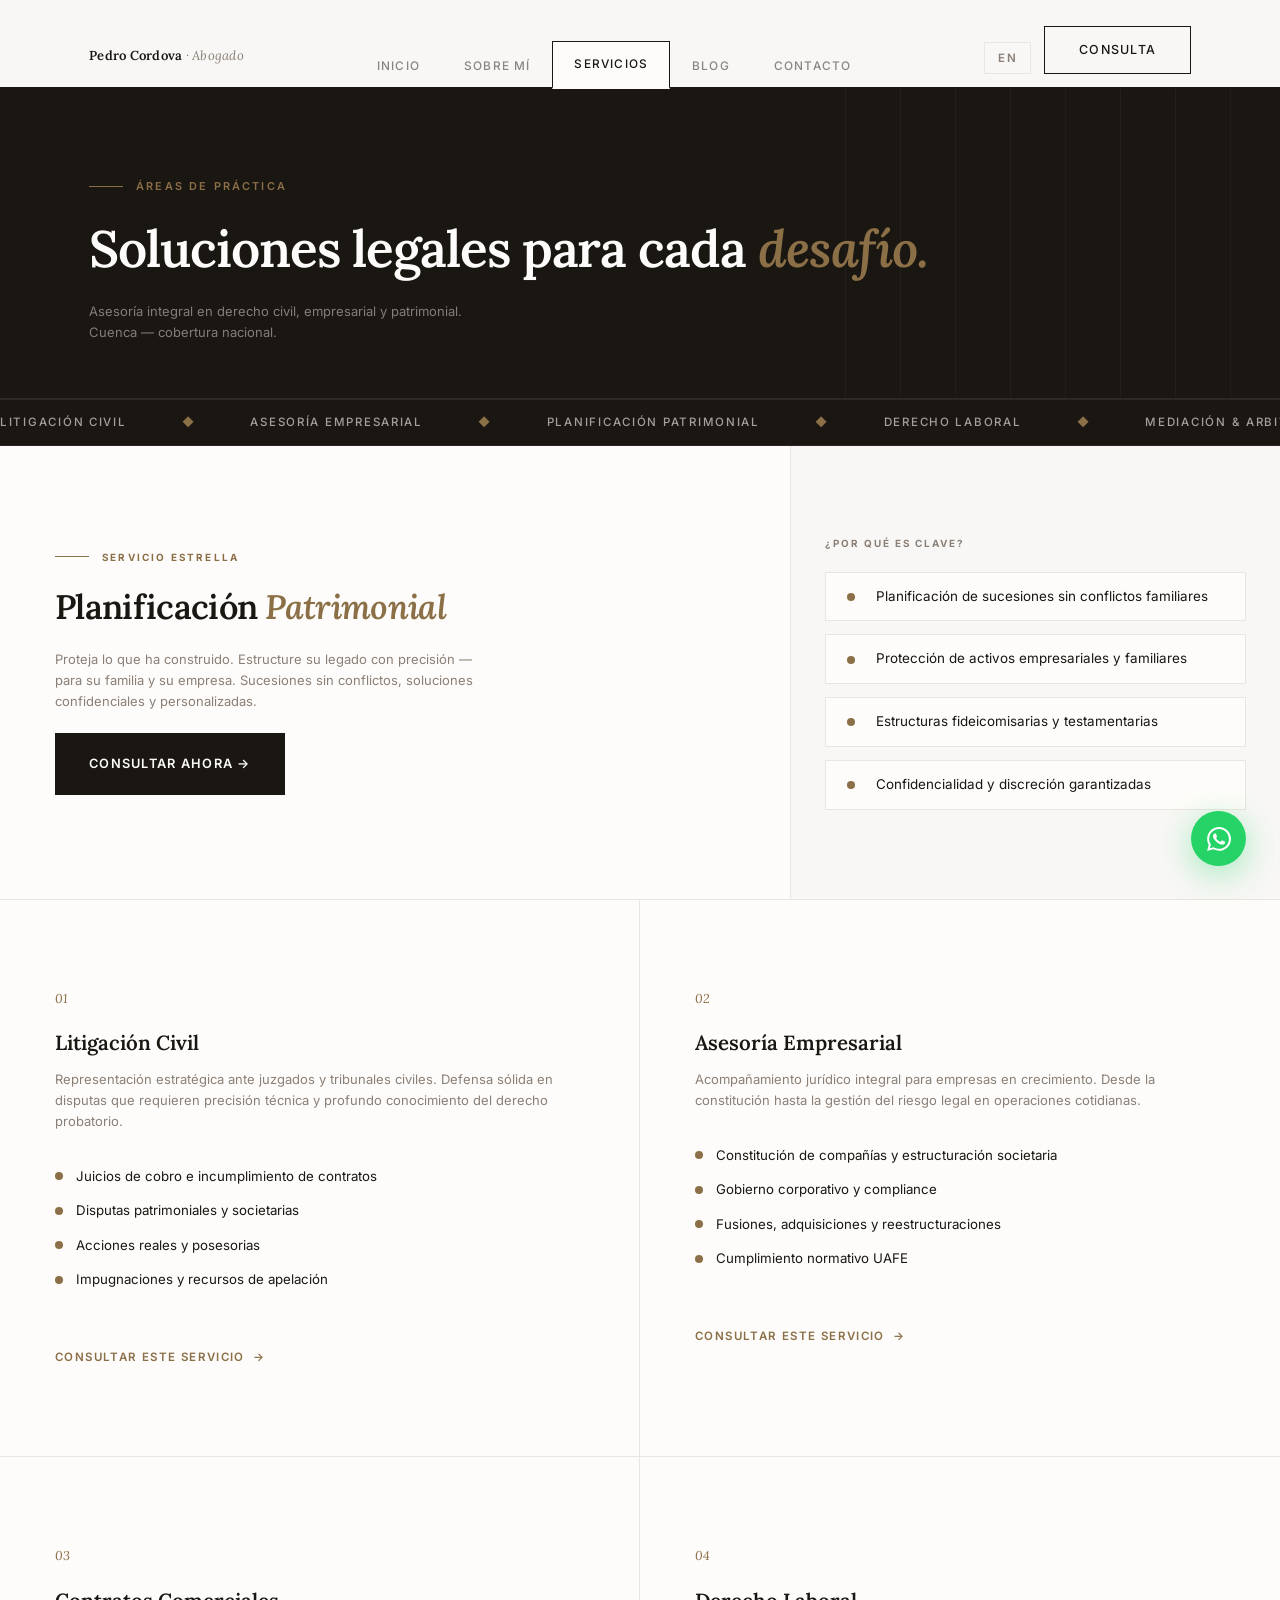
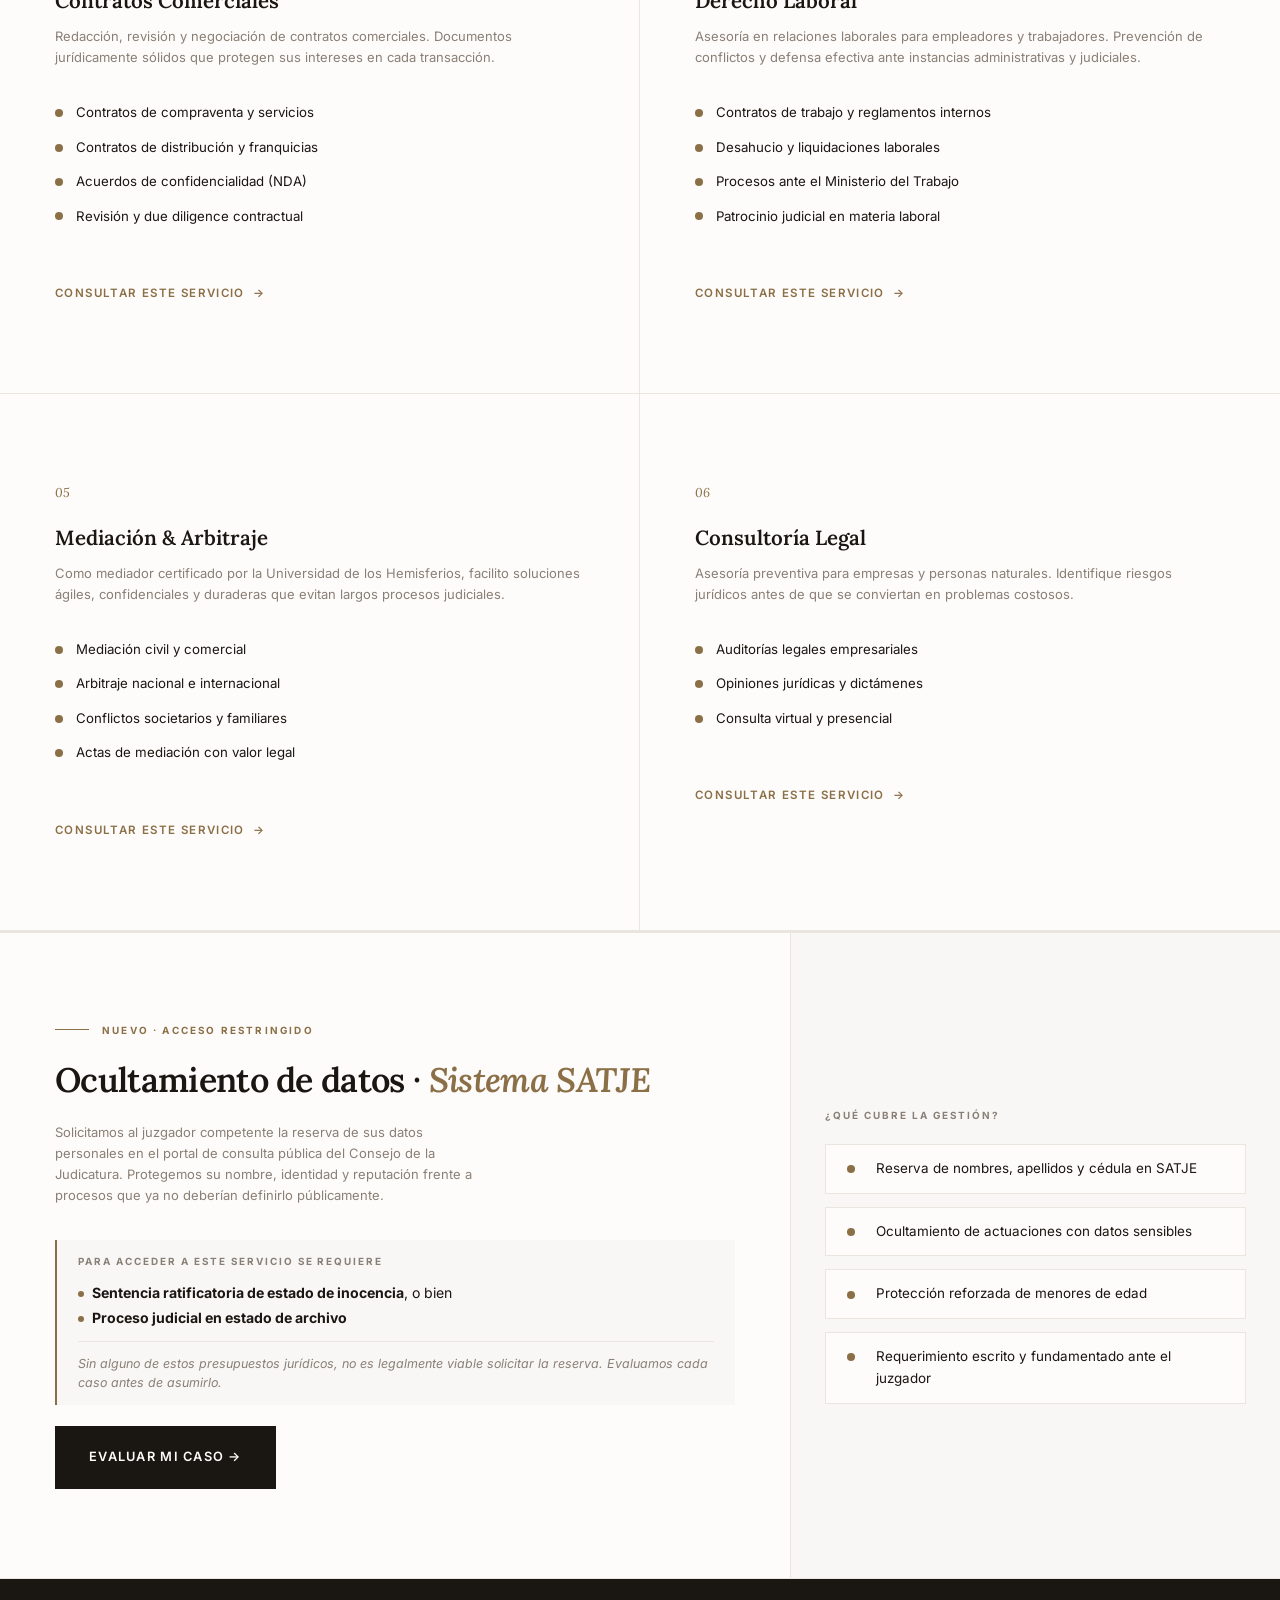
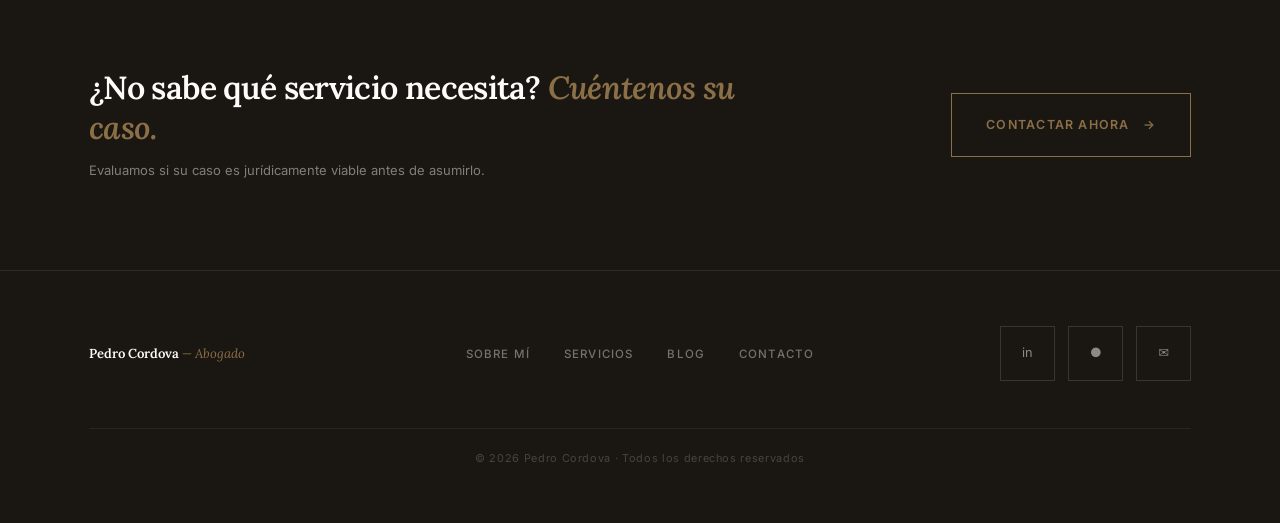
<file: servicios.html>
<!DOCTYPE html>
<html lang="es">
<head>
<meta charset="UTF-8">
<meta name="viewport" content="width=device-width, initial-scale=1.0">
<title>Servicios — Pedro Cordova Abogado</title>
<meta name="description" content="Litigación civil, asesoría empresarial, planificación patrimonial, derecho laboral, mediación, contratos y ocultamiento de datos en el sistema judicial (SATJE). Cuenca y Quito, Ecuador — cobertura nacional.">
<link rel="preconnect" href="https://fonts.googleapis.com">
<link href="https://fonts.googleapis.com/css2?family=Lora:ital,wght@0,400;0,500;0,600;0,700;1,400;1,500&family=Inter:wght@300;400;500;600&display=swap" rel="stylesheet">
<link rel="stylesheet" href="golden.css">
<style>
/* ── SERVICIOS-SPECIFIC ── */

/* FEATURED SERVICE — golden split 61.8 / 38.2 */
.featured-grid {
  display: grid;
  grid-template-columns: 61.803fr 38.197fr;
}
.featured-left {
  padding: var(--s6) var(--s5);        /* 89px 55px */
  display: flex; flex-direction: column; justify-content: center;
  gap: var(--s3);                      /* 21px */
  border-right: 1px solid var(--border);
}
.featured-right {
  padding: var(--s6) var(--s4);        /* 89px 34px */
  background: var(--beige);
  display: flex; flex-direction: column; justify-content: center;
  gap: var(--s2);                      /* 13px */
}
.featured-tag {
  display: flex; align-items: center; gap: var(--s2);
}
.featured-tag-line { display: inline-block; width: var(--s4); height: 1px; background: var(--accent); }
.featured-tag-label {
  font-size: 0.62rem; font-weight: 700; letter-spacing: 0.22em;
  text-transform: uppercase; color: var(--accent);
}
.featured-h2 {
  font-family: var(--ff-serif);
  font-size: clamp(var(--t2), 3.5vw, var(--t3));  /* 21→34px */
  font-weight: 600; letter-spacing: -0.02em;
  line-height: var(--lh-tight);
}
.featured-h2 em { font-style: italic; color: var(--accent); }
.featured-desc {
  font-size: var(--t1); color: var(--muted);
  line-height: var(--lh-normal);
  max-width: 55ch;
}
.feat-bullet {
  display: flex; align-items: flex-start; gap: var(--s3);  /* 21px */
  padding: var(--s2) var(--s3);        /* 13px 21px */
  background: var(--cream); border: 1px solid var(--border);
}
.feat-bullet-dot {
  width: var(--s1); height: var(--s1); /* 8px Fibonacci dot */
  border-radius: 50%; background: var(--accent);
  flex-shrink: 0; margin-top: 0.45rem;
}
.feat-bullet-text { font-size: 0.84rem; line-height: var(--lh-normal); }

/* SERVICE DETAIL GRID — 2 equal cols with golden inner padding */
.svc-detail-grid {
  display: grid;
  grid-template-columns: 1fr 1fr;
}
.svc-detail {
  padding: var(--s6) var(--s5);        /* 89px 55px */
  border-right: 1px solid var(--border);
  border-bottom: 1px solid var(--border);
  transition: background 0.2s;
}
.svc-detail:nth-child(2n) { border-right: none; }
.svc-detail:hover { background: var(--beige); }
.svc-num {
  font-family: var(--ff-serif); font-size: 0.8rem;
  color: var(--accent); margin-bottom: var(--s3);  /* 21px */
  font-style: italic;
}
.svc-name {
  font-family: var(--ff-serif);
  font-size: clamp(var(--t1), 1.6vw, var(--t2));  /* 13→21px */
  font-weight: 600; margin-bottom: var(--s2);      /* 13px */
  line-height: var(--lh-tight);
}
.svc-desc {
  font-size: var(--t1); color: var(--muted);
  line-height: var(--lh-normal); margin-bottom: var(--s4);  /* 34px */
}
.svc-bullets { list-style: none; display: flex; flex-direction: column; gap: var(--s2); margin-bottom: var(--s5); } /* 13px / 55px */
.svc-bullets li {
  font-size: 0.83rem; color: var(--black);
  display: flex; align-items: center; gap: var(--s2);  /* 13px */
  line-height: var(--lh-normal);
}
.svc-bullets li::before {
  content: ''; width: var(--s1); height: var(--s1);  /* 8px dot */
  border-radius: 50%; background: var(--accent); flex-shrink: 0;
}
.svc-cta-link {
  display: inline-flex; align-items: center; gap: var(--s1);  /* 8px */
  font-size: 0.72rem; font-weight: 600; letter-spacing: 0.12em;
  text-transform: uppercase; color: var(--accent);
  border-bottom: 1px solid transparent; transition: border-color 0.2s;
}
.svc-cta-link:hover { border-bottom-color: var(--accent); }

/* CTA BOTTOM BAND — golden */
.cta-bottom {
  display: grid;
  grid-template-columns: 61.803fr 38.197fr;
  align-items: center; gap: var(--s5);
  padding: var(--s6) var(--s6);
  background: var(--black); color: var(--cream);
}
.cta-bottom-title {
  font-family: var(--ff-serif);
  font-size: clamp(var(--t2), 2.5vw, var(--t3));
  font-weight: 600; letter-spacing: -0.02em; line-height: var(--lh-tight);
}
.cta-bottom-title em { font-style: italic; color: var(--accent); }
.cta-bottom-sub { font-size: var(--t1); color: rgba(254,252,250,0.45); margin-top: var(--s2); }
.cta-bottom-btn {
  justify-self: end;
  display: inline-flex; align-items: center; gap: var(--s2);
  font-size: 0.78rem; font-weight: 600; letter-spacing: 0.1em;
  text-transform: uppercase;
  padding: var(--s3) var(--s4);
  border: 1px solid var(--accent); color: var(--accent);
  white-space: nowrap; transition: all 0.2s; text-decoration: none;
}
.cta-bottom-btn:hover { background: var(--accent); color: var(--cream); }

/* ── SATJE NOTICE BLOCK (subtle, within Planificación vocabulary) ── */
.req-block {
  border-left: 2px solid var(--accent);
  padding: var(--s2) var(--s3);
  background: var(--beige);
  display: flex; flex-direction: column; gap: var(--s2);
  margin-top: var(--s2);
}
.req-label {
  font-size: 0.62rem; font-weight: 700; letter-spacing: 0.2em;
  text-transform: uppercase; color: var(--muted);
}
.req-list {
  list-style: none; display: flex; flex-direction: column; gap: 4px;
}
.req-list li {
  font-size: 0.88rem; line-height: 1.5;
  position: relative; padding-left: 14px;
  color: var(--black);
}
.req-list li::before {
  content: ''; position: absolute; left: 0; top: 9px;
  width: 6px; height: 6px; border-radius: 50%;
  background: var(--accent);
}
.req-note {
  font-size: 0.78rem; color: var(--muted);
  font-style: italic; line-height: 1.5;
  border-top: 1px solid var(--border); padding-top: var(--s2);
}
</style>
</head>
<body>

<nav>
  <a href="index.html" class="nav-logo">Pedro Cordova <span>· Abogado</span></a>
  <ul class="nav-links">
    <li><a href="index.html" data-es>Inicio</a><a href="index.html" data-en>Home</a></li>
    <li><a href="sobre-mi.html" data-es>Sobre Mí</a><a href="sobre-mi.html" data-en>About</a></li>
    <li><a href="servicios.html" data-es>Servicios</a><a href="servicios.html" data-en>Services</a></li>
    <li><a href="blog.html">Blog</a></li>
    <li><a href="contacto.html" data-es>Contacto</a><a href="contacto.html" data-en>Contact</a></li>
  </ul>
  <div class="nav-right">
    <button class="lang-btn" onclick="toggleLang()" id="lang-btn">EN</button>
    <a href="contacto.html" class="nav-cta" data-es>Consulta</a>
    <a href="contacto.html" class="nav-cta" data-en>Consult</a>
  </div>
</nav>

<div class="page-header">
  <div class="page-header-tag" data-es>Áreas de práctica</div>
  <div class="page-header-tag" data-en>Practice areas</div>
  <h1 data-es>Soluciones legales para cada <em>desafío.</em></h1>
  <h1 data-en>Legal solutions for every <em>challenge.</em></h1>
  <p class="page-header-sub" data-es>Asesoría integral en derecho civil, empresarial y patrimonial. Cuenca — cobertura nacional.</p>
  <p class="page-header-sub" data-en>Comprehensive advisory in civil, business, and estate law. Cuenca — nationwide coverage.</p>
</div>

<!-- MARQUEE -->
<div class="marquee-bar" aria-hidden="true">
  <div class="marquee-track">
    <span class="marquee-item" data-es>Litigación Civil</span><span class="marquee-item" data-en>Civil Litigation</span>
    <span class="marquee-item marquee-sep">◆</span>
    <span class="marquee-item" data-es>Asesoría Empresarial</span><span class="marquee-item" data-en>Business Advisory</span>
    <span class="marquee-item marquee-sep">◆</span>
    <span class="marquee-item" data-es>Planificación Patrimonial</span><span class="marquee-item" data-en>Estate Planning</span>
    <span class="marquee-item marquee-sep">◆</span>
    <span class="marquee-item" data-es>Derecho Laboral</span><span class="marquee-item" data-en>Labor Law</span>
    <span class="marquee-item marquee-sep">◆</span>
    <span class="marquee-item" data-es>Mediación &amp; Arbitraje</span><span class="marquee-item" data-en>Mediation &amp; Arbitration</span>
    <span class="marquee-item marquee-sep">◆</span>
    <span class="marquee-item" style="color:var(--accent);" data-es>Ocultamiento de Datos · SATJE</span><span class="marquee-item" style="color:var(--accent);" data-en>Data Concealment · SATJE</span>
    <span class="marquee-item marquee-sep">◆</span>
    <span class="marquee-item" data-es>Litigación Civil</span><span class="marquee-item" data-en>Civil Litigation</span>
    <span class="marquee-item marquee-sep">◆</span>
    <span class="marquee-item" data-es>Asesoría Empresarial</span><span class="marquee-item" data-en>Business Advisory</span>
    <span class="marquee-item marquee-sep">◆</span>
    <span class="marquee-item" data-es>Planificación Patrimonial</span><span class="marquee-item" data-en>Estate Planning</span>
    <span class="marquee-item marquee-sep">◆</span>
    <span class="marquee-item" data-es>Derecho Laboral</span><span class="marquee-item" data-en>Labor Law</span>
    <span class="marquee-item marquee-sep">◆</span>
    <span class="marquee-item" data-es>Mediación &amp; Arbitraje</span><span class="marquee-item" data-en>Mediation &amp; Arbitration</span>
    <span class="marquee-item marquee-sep">◆</span>
    <span class="marquee-item" style="color:var(--accent);" data-es>Ocultamiento de Datos · SATJE</span><span class="marquee-item" style="color:var(--accent);" data-en>Data Concealment · SATJE</span>
    <span class="marquee-item marquee-sep">◆</span>
  </div>
</div>

<!-- FEATURED: PLANIFICACIÓN PATRIMONIAL — golden 61.8 / 38.2 -->
<section style="border-bottom:1px solid var(--border);">
  <div class="featured-grid">
    <div class="featured-left reveal">
      <div class="featured-tag">
        <span class="featured-tag-line"></span>
        <span class="featured-tag-label" data-es>Servicio estrella</span>
        <span class="featured-tag-label" data-en>Flagship service</span>
      </div>
      <h2 class="featured-h2" data-es>Planificación <em>Patrimonial</em></h2>
      <h2 class="featured-h2" data-en>Estate <em>Planning</em></h2>
      <p class="featured-desc" data-es>Proteja lo que ha construido. Estructure su legado con precisión — para su familia y su empresa. Sucesiones sin conflictos, soluciones confidenciales y personalizadas.</p>
      <p class="featured-desc" data-en>Protect what you've built. Structure your legacy with precision. Conflict-free successions, confidential and personalized solutions.</p>
      <a href="contacto.html" class="btn-primary" style="width:fit-content;" data-es>Consultar ahora →</a>
      <a href="contacto.html" class="btn-primary" style="width:fit-content;" data-en>Inquire now →</a>
    </div>
    <div class="featured-right reveal">
      <div style="font-size:0.62rem;font-weight:700;letter-spacing:0.2em;text-transform:uppercase;color:var(--muted);margin-bottom:var(--s1);" data-es>¿Por qué es clave?</div>
      <div style="font-size:0.62rem;font-weight:700;letter-spacing:0.2em;text-transform:uppercase;color:var(--muted);margin-bottom:var(--s1);" data-en>Why it matters</div>
      <div class="feat-bullet"><span class="feat-bullet-dot"></span><span class="feat-bullet-text" data-es>Planificación de sucesiones sin conflictos familiares</span><span class="feat-bullet-text" data-en>Conflict-free succession planning</span></div>
      <div class="feat-bullet"><span class="feat-bullet-dot"></span><span class="feat-bullet-text" data-es>Protección de activos empresariales y familiares</span><span class="feat-bullet-text" data-en>Protection of business and family assets</span></div>
      <div class="feat-bullet"><span class="feat-bullet-dot"></span><span class="feat-bullet-text" data-es>Estructuras fideicomisarias y testamentarias</span><span class="feat-bullet-text" data-en>Trust and testamentary structures</span></div>
      <div class="feat-bullet"><span class="feat-bullet-dot"></span><span class="feat-bullet-text" data-es>Confidencialidad y discreción garantizadas</span><span class="feat-bullet-text" data-en>Guaranteed confidentiality and discretion</span></div>
    </div>
  </div>
</section>

<!-- ALL SERVICES — 2-col equal, golden padding -->
<section>
  <div class="svc-detail-grid">

    <div class="svc-detail reveal">
      <div class="svc-num">01</div>
      <h2 class="svc-name" data-es>Litigación Civil</h2>
      <h2 class="svc-name" data-en>Civil Litigation</h2>
      <p class="svc-desc" data-es>Representación estratégica ante juzgados y tribunales civiles. Defensa sólida en disputas que requieren precisión técnica y profundo conocimiento del derecho probatorio.</p>
      <p class="svc-desc" data-en>Strategic representation before civil courts and tribunals. Solid defense in disputes requiring technical precision and deep knowledge of evidentiary law.</p>
      <ul class="svc-bullets">
        <li data-es>Juicios de cobro e incumplimiento de contratos</li><li data-en>Collection suits and breach of contract</li>
        <li data-es>Disputas patrimoniales y societarias</li><li data-en>Asset and corporate disputes</li>
        <li data-es>Acciones reales y posesorias</li><li data-en>Real and possessory actions</li>
        <li data-es>Impugnaciones y recursos de apelación</li><li data-en>Challenges and appeals</li>
      </ul>
      <a href="contacto.html" class="svc-cta-link"><span data-es>Consultar este servicio</span><span data-en>Inquire about this service</span> →</a>
    </div>

    <div class="svc-detail reveal">
      <div class="svc-num">02</div>
      <h2 class="svc-name" data-es>Asesoría Empresarial</h2>
      <h2 class="svc-name" data-en>Business Advisory</h2>
      <p class="svc-desc" data-es>Acompañamiento jurídico integral para empresas en crecimiento. Desde la constitución hasta la gestión del riesgo legal en operaciones cotidianas.</p>
      <p class="svc-desc" data-en>Comprehensive legal support for growing businesses. From incorporation to daily operations risk management.</p>
      <ul class="svc-bullets">
        <li data-es>Constitución de compañías y estructuración societaria</li><li data-en>Company formation and corporate structuring</li>
        <li data-es>Gobierno corporativo y compliance</li><li data-en>Corporate governance and compliance</li>
        <li data-es>Fusiones, adquisiciones y reestructuraciones</li><li data-en>Mergers, acquisitions and restructuring</li>
        <li data-es>Cumplimiento normativo UAFE</li><li data-en>UAFE regulatory compliance</li>
      </ul>
      <a href="contacto.html" class="svc-cta-link"><span data-es>Consultar este servicio</span><span data-en>Inquire about this service</span> →</a>
    </div>

    <div class="svc-detail reveal">
      <div class="svc-num">03</div>
      <h2 class="svc-name" data-es>Contratos Comerciales</h2>
      <h2 class="svc-name" data-en>Commercial Contracts</h2>
      <p class="svc-desc" data-es>Redacción, revisión y negociación de contratos comerciales. Documentos jurídicamente sólidos que protegen sus intereses en cada transacción.</p>
      <p class="svc-desc" data-en>Drafting, reviewing, and negotiating commercial contracts. Legally sound documents protecting your interests in every transaction.</p>
      <ul class="svc-bullets">
        <li data-es>Contratos de compraventa y servicios</li><li data-en>Purchase, sale and service agreements</li>
        <li data-es>Contratos de distribución y franquicias</li><li data-en>Distribution and franchise contracts</li>
        <li data-es>Acuerdos de confidencialidad (NDA)</li><li data-en>Non-disclosure agreements (NDA)</li>
        <li data-es>Revisión y due diligence contractual</li><li data-en>Contract review and due diligence</li>
      </ul>
      <a href="contacto.html" class="svc-cta-link"><span data-es>Consultar este servicio</span><span data-en>Inquire about this service</span> →</a>
    </div>

    <div class="svc-detail reveal">
      <div class="svc-num">04</div>
      <h2 class="svc-name" data-es>Derecho Laboral</h2>
      <h2 class="svc-name" data-en>Labor Law</h2>
      <p class="svc-desc" data-es>Asesoría en relaciones laborales para empleadores y trabajadores. Prevención de conflictos y defensa efectiva ante instancias administrativas y judiciales.</p>
      <p class="svc-desc" data-en>Labor relations advisory for employers and employees. Conflict prevention and effective defense before administrative and judicial authorities.</p>
      <ul class="svc-bullets">
        <li data-es>Contratos de trabajo y reglamentos internos</li><li data-en>Employment contracts and internal policies</li>
        <li data-es>Desahucio y liquidaciones laborales</li><li data-en>Terminations and labor settlements</li>
        <li data-es>Procesos ante el Ministerio del Trabajo</li><li data-en>Ministry of Labor proceedings</li>
        <li data-es>Patrocinio judicial en materia laboral</li><li data-en>Judicial representation in labor matters</li>
      </ul>
      <a href="contacto.html" class="svc-cta-link"><span data-es>Consultar este servicio</span><span data-en>Inquire about this service</span> →</a>
    </div>

    <div class="svc-detail reveal">
      <div class="svc-num">05</div>
      <h2 class="svc-name" data-es>Mediación &amp; Arbitraje</h2>
      <h2 class="svc-name" data-en>Mediation &amp; Arbitration</h2>
      <p class="svc-desc" data-es>Como mediador certificado por la Universidad de los Hemisferios, facilito soluciones ágiles, confidenciales y duraderas que evitan largos procesos judiciales.</p>
      <p class="svc-desc" data-en>As a certified mediator from Universidad de los Hemisferios, I facilitate agile, confidential and lasting solutions that avoid lengthy court proceedings.</p>
      <ul class="svc-bullets">
        <li data-es>Mediación civil y comercial</li><li data-en>Civil and commercial mediation</li>
        <li data-es>Arbitraje nacional e internacional</li><li data-en>Domestic and international arbitration</li>
        <li data-es>Conflictos societarios y familiares</li><li data-en>Corporate and family disputes</li>
        <li data-es>Actas de mediación con valor legal</li><li data-en>Legally binding mediation records</li>
      </ul>
      <a href="contacto.html" class="svc-cta-link"><span data-es>Consultar este servicio</span><span data-en>Inquire about this service</span> →</a>
    </div>

    <div class="svc-detail reveal">
      <div class="svc-num">06</div>
      <h2 class="svc-name" data-es>Consultoría Legal</h2>
      <h2 class="svc-name" data-en>Legal Consulting</h2>
      <p class="svc-desc" data-es>Asesoría preventiva para empresas y personas naturales. Identifique riesgos jurídicos antes de que se conviertan en problemas costosos.</p>
      <p class="svc-desc" data-en>Preventive advisory for businesses and individuals. Identify legal risks before they become costly problems.</p>
      <ul class="svc-bullets">
        <li data-es>Auditorías legales empresariales</li><li data-en>Corporate legal audits</li>
        <li data-es>Opiniones jurídicas y dictámenes</li><li data-en>Legal opinions and rulings</li>
        <li data-es>Consulta virtual y presencial</li><li data-en>Virtual and in-person consultation</li>
      </ul>
      <a href="contacto.html" class="svc-cta-link"><span data-es>Consultar este servicio</span><span data-en>Inquire about this service</span> →</a>
    </div>

  </div>
</section>

<!-- SATJE — Ocultamiento de Datos (mismo lenguaje visual que Planificación) -->
<section style="border-top:1px solid var(--border);border-bottom:1px solid var(--border);" id="ocultamiento-satje">
  <div class="featured-grid">
    <div class="featured-left reveal">
      <div class="featured-tag">
        <span class="featured-tag-line"></span>
        <span class="featured-tag-label" data-es>Nuevo · Acceso restringido</span>
        <span class="featured-tag-label" data-en>New · Restricted access</span>
      </div>
      <h2 class="featured-h2" data-es>Ocultamiento de datos · <em>Sistema SATJE</em></h2>
      <h2 class="featured-h2" data-en>Data Concealment · <em>SATJE System</em></h2>
      <p class="featured-desc" data-es>Solicitamos al juzgador competente la reserva de sus datos personales en el portal de consulta pública del Consejo de la Judicatura. Protegemos su nombre, identidad y reputación frente a procesos que ya no deberían definirlo públicamente.</p>
      <p class="featured-desc" data-en>We petition the competent judge to seal your personal data in the Judiciary Council's public consultation portal. We protect your name, identity, and reputation from proceedings that should no longer define you publicly.</p>

      <div class="req-block">
        <div class="req-label" data-es>Para acceder a este servicio se requiere</div>
        <div class="req-label" data-en>Eligibility requirements</div>
        <ul class="req-list">
          <li data-es><strong>Sentencia ratificatoria de estado de inocencia</strong>, o bien</li>
          <li data-en><strong>Ratifying ruling of innocence</strong>, or</li>
          <li data-es><strong>Proceso judicial en estado de archivo</strong></li>
          <li data-en><strong>Judicial proceeding in archived status</strong></li>
        </ul>
        <p class="req-note" data-es>Sin alguno de estos presupuestos jurídicos, no es legalmente viable solicitar la reserva. Evaluamos cada caso antes de asumirlo.</p>
        <p class="req-note" data-en>Without one of these legal prerequisites, sealing cannot be lawfully requested. We assess every case before accepting it.</p>
      </div>

      <a href="contacto.html?area=satje" class="btn-primary" style="width:fit-content;" data-es>Evaluar mi caso →</a>
      <a href="contacto.html?area=satje" class="btn-primary" style="width:fit-content;" data-en>Assess my case →</a>
    </div>
    <div class="featured-right reveal">
      <div style="font-size:0.62rem;font-weight:700;letter-spacing:0.2em;text-transform:uppercase;color:var(--muted);margin-bottom:var(--s1);" data-es>¿Qué cubre la gestión?</div>
      <div style="font-size:0.62rem;font-weight:700;letter-spacing:0.2em;text-transform:uppercase;color:var(--muted);margin-bottom:var(--s1);" data-en>What the service covers</div>
      <div class="feat-bullet"><span class="feat-bullet-dot"></span><span class="feat-bullet-text" data-es>Reserva de nombres, apellidos y cédula en SATJE</span><span class="feat-bullet-text" data-en>Sealing of names and ID number in SATJE</span></div>
      <div class="feat-bullet"><span class="feat-bullet-dot"></span><span class="feat-bullet-text" data-es>Ocultamiento de actuaciones con datos sensibles</span><span class="feat-bullet-text" data-en>Concealment of records with sensitive data</span></div>
      <div class="feat-bullet"><span class="feat-bullet-dot"></span><span class="feat-bullet-text" data-es>Protección reforzada de menores de edad</span><span class="feat-bullet-text" data-en>Reinforced protection of minors</span></div>
      <div class="feat-bullet"><span class="feat-bullet-dot"></span><span class="feat-bullet-text" data-es>Requerimiento escrito y fundamentado ante el juzgador</span><span class="feat-bullet-text" data-en>Written, substantiated request before the judge</span></div>
    </div>
  </div>
</section>

<!-- CTA BOTTOM — golden -->
<div class="cta-bottom reveal">
  <div>
    <h2 class="cta-bottom-title" data-es>¿No sabe qué servicio necesita? <em>Cuéntenos su caso.</em></h2>
    <h2 class="cta-bottom-title" data-en>Not sure which service you need? <em>Tell us your case.</em></h2>
    <p class="cta-bottom-sub" data-es>Evaluamos si su caso es jurídicamente viable antes de asumirlo.</p>
    <p class="cta-bottom-sub" data-en>We assess whether your case is legally viable before accepting it.</p>
  </div>
  <a href="contacto.html" class="cta-bottom-btn"><span data-es>Contactar ahora</span><span data-en>Contact now</span> →</a>
</div>

<footer>
  <div class="footer-logo">Pedro Cordova <span>— Abogado</span></div>
  <ul class="footer-links">
    <li><a href="sobre-mi.html" data-es>Sobre Mí</a><a href="sobre-mi.html" data-en>About</a></li>
    <li><a href="servicios.html" data-es>Servicios</a><a href="servicios.html" data-en>Services</a></li>
    <li><a href="blog.html">Blog</a></li>
    <li><a href="contacto.html" data-es>Contacto</a><a href="contacto.html" data-en>Contact</a></li>
  </ul>
  <ul class="footer-socials">
    <li><a href="https://linkedin.com/in/pedrojcordovaec" target="_blank" class="social-link" aria-label="LinkedIn">in</a></li>
    <li><a href="https://wa.me/593999751274" target="_blank" class="social-link" aria-label="WhatsApp">●</a></li>
    <li><!--email_off--><a href="mailto:pjcnotificaciones@gmail.com" class="social-link" aria-label="Email">✉</a><!--/email_off--></li>
  </ul>
  <div class="footer-bottom">© 2026 Pedro Cordova · <span data-es>Todos los derechos reservados</span><span data-en>All rights reserved</span></div>
</footer>

<div id="tweaks-panel">
  <div class="tweaks-title">Tweaks</div>
  <div class="tweak-row">
    <span class="tweak-label" data-es>Idioma</span><span class="tweak-label" data-en>Language</span>
    <div class="toggle-group">
      <div class="toggle-opt active" id="tw-lang-es" onclick="setLang('es')">ES</div>
      <div class="toggle-opt" id="tw-lang-en" onclick="setLang('en')">EN</div>
    </div>
  </div>
  <div class="tweak-row">
    <span class="tweak-label">Acento</span>
    <div class="toggle-group">
      <div class="toggle-opt active" onclick="setAccent('#8B6F47',this)">Tierra</div>
      <div class="toggle-opt" onclick="setAccent('#5A6B4E',this)">Verde</div>
      <div class="toggle-opt" onclick="setAccent('#4A5E73',this)">Azul</div>
    </div>
  </div>
</div>

<a href="https://wa.me/593999751274?text=Hola%20Ab.%20Cordova%2C%20me%20gustar%C3%ADa%20una%20consulta%20legal." target="_blank" class="wa-float" aria-label="WhatsApp">
  <svg width="24" height="24" viewBox="0 0 24 24" fill="currentColor"><path d="M17.472 14.382c-.297-.149-1.758-.867-2.03-.967-.273-.099-.471-.148-.67.15-.197.297-.767.966-.94 1.164-.173.199-.347.223-.644.075-.297-.15-1.255-.463-2.39-1.475-.883-.788-1.48-1.761-1.653-2.059-.173-.297-.018-.458.13-.606.134-.133.298-.347.446-.52.149-.174.198-.298.298-.497.099-.198.05-.371-.025-.52-.075-.149-.669-1.612-.916-2.207-.242-.579-.487-.5-.669-.51-.173-.008-.371-.01-.57-.01-.198 0-.52.074-.792.372-.272.297-1.04 1.016-1.04 2.479 0 1.462 1.065 2.875 1.213 3.074.149.198 2.096 3.2 5.077 4.487.709.306 1.262.489 1.694.625.712.227 1.36.195 1.871.118.571-.085 1.758-.719 2.006-1.413.248-.694.248-1.289.173-1.413-.074-.124-.272-.198-.57-.347m-5.421 7.403h-.004a9.87 9.87 0 01-5.031-1.378l-.361-.214-3.741.982.998-3.648-.235-.374a9.86 9.86 0 01-1.51-5.26c.001-5.45 4.436-9.884 9.888-9.884 2.64 0 5.122 1.03 6.988 2.898a9.825 9.825 0 012.893 6.994c-.003 5.45-4.437 9.884-9.885 9.884m8.413-18.297A11.815 11.815 0 0012.05 0C5.495 0 .16 5.335.157 11.892c0 2.096.547 4.142 1.588 5.945L.057 24l6.305-1.654a11.882 11.882 0 005.683 1.448h.005c6.554 0 11.89-5.335 11.893-11.893a11.821 11.821 0 00-3.48-8.413z"/></svg>
</a>

<script>
function initLang(){const saved=localStorage.getItem('pc-lang-user-choice');if(saved==='en'){document.body.classList.add('lang-en');const b=document.getElementById('lang-btn');if(b)b.textContent='ES';syncLangToggles('en');}else{document.body.classList.remove('lang-en');const b=document.getElementById('lang-btn');if(b)b.textContent='EN';syncLangToggles('es');}}
function toggleLang(){setLang(document.body.classList.contains('lang-en')?'es':'en');}
function setLang(lang){document.body.classList.toggle('lang-en',lang==='en');const b=document.getElementById('lang-btn');if(b)b.textContent=lang==='es'?'EN':'ES';localStorage.setItem('pc-lang-user-choice',lang);localStorage.setItem('pc-lang',lang);syncLangToggles(lang);}
function syncLangToggles(lang){const es=document.getElementById('tw-lang-es'),en=document.getElementById('tw-lang-en');if(es)es.classList.toggle('active',lang==='es');if(en)en.classList.toggle('active',lang==='en');}
function initAccent(){const saved=localStorage.getItem('pc-accent');if(saved)document.documentElement.style.setProperty('--accent',saved);}
function setAccent(color,el){document.querySelectorAll('.toggle-opt').forEach(o=>{if(o.parentElement===el.parentElement)o.classList.remove('active');});el.classList.add('active');document.documentElement.style.setProperty('--accent',color);localStorage.setItem('pc-accent',color);}
function initTweaks(){window.addEventListener('message',e=>{if(e.data?.type==='__activate_edit_mode')document.getElementById('tweaks-panel')?.classList.add('open');if(e.data?.type==='__deactivate_edit_mode')document.getElementById('tweaks-panel')?.classList.remove('open');});window.parent.postMessage({type:'__edit_mode_available'},'*');}
function initReveal(){const obs=new IntersectionObserver(entries=>{entries.forEach(e=>{if(e.isIntersecting){e.target.classList.add('visible');obs.unobserve(e.target);}});},{threshold:0.08});document.querySelectorAll('.reveal').forEach(el=>obs.observe(el));}
function initNav(){const page=location.pathname.split('/').pop()||'index.html';document.querySelectorAll('.nav-links a').forEach(a=>{if(a.getAttribute('href')===page)a.classList.add('active');});}
function initPhoto(){const imgs=document.querySelectorAll('[data-photo]');if(window.PEDRO_PHOTO)imgs.forEach(img=>img.src=window.PEDRO_PHOTO);}
document.addEventListener('DOMContentLoaded',()=>{initLang();initAccent();initTweaks();initReveal();initNav();initPhoto();});
</script>
</body>
</html>
</file>
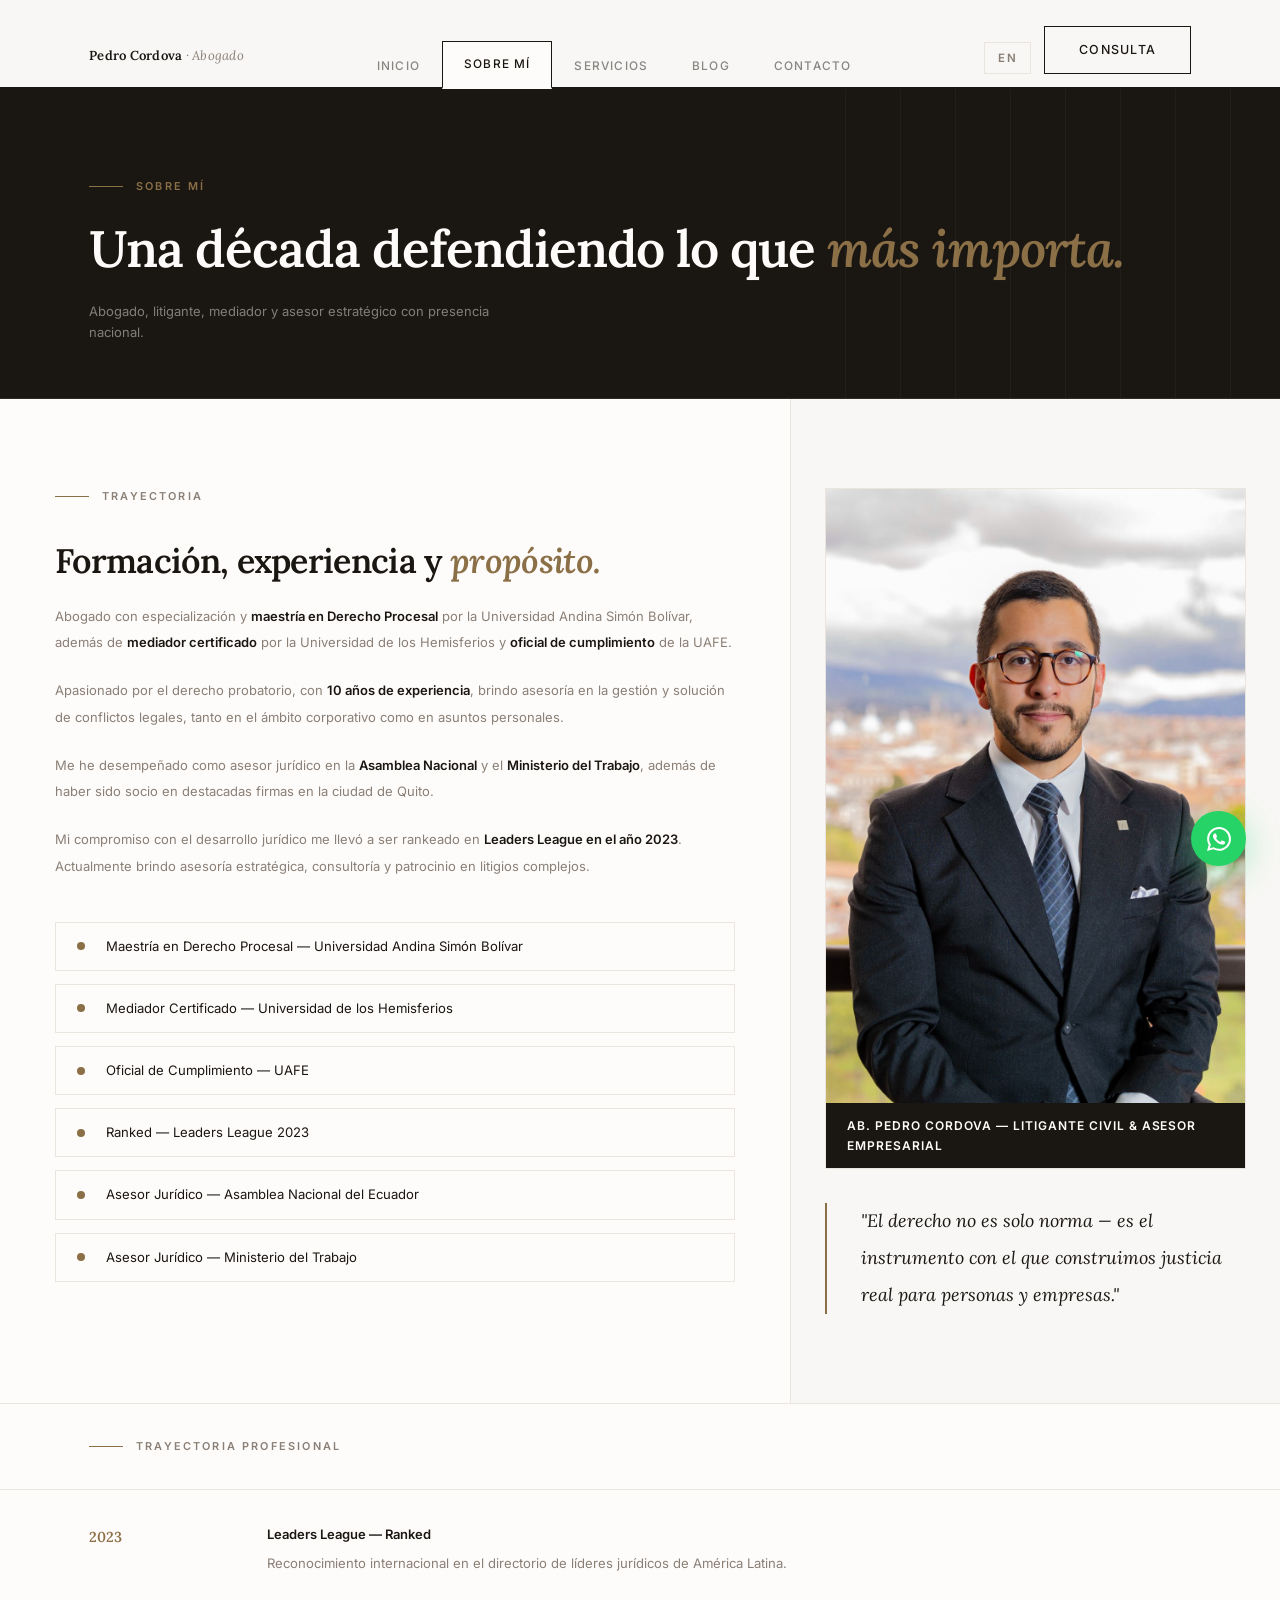
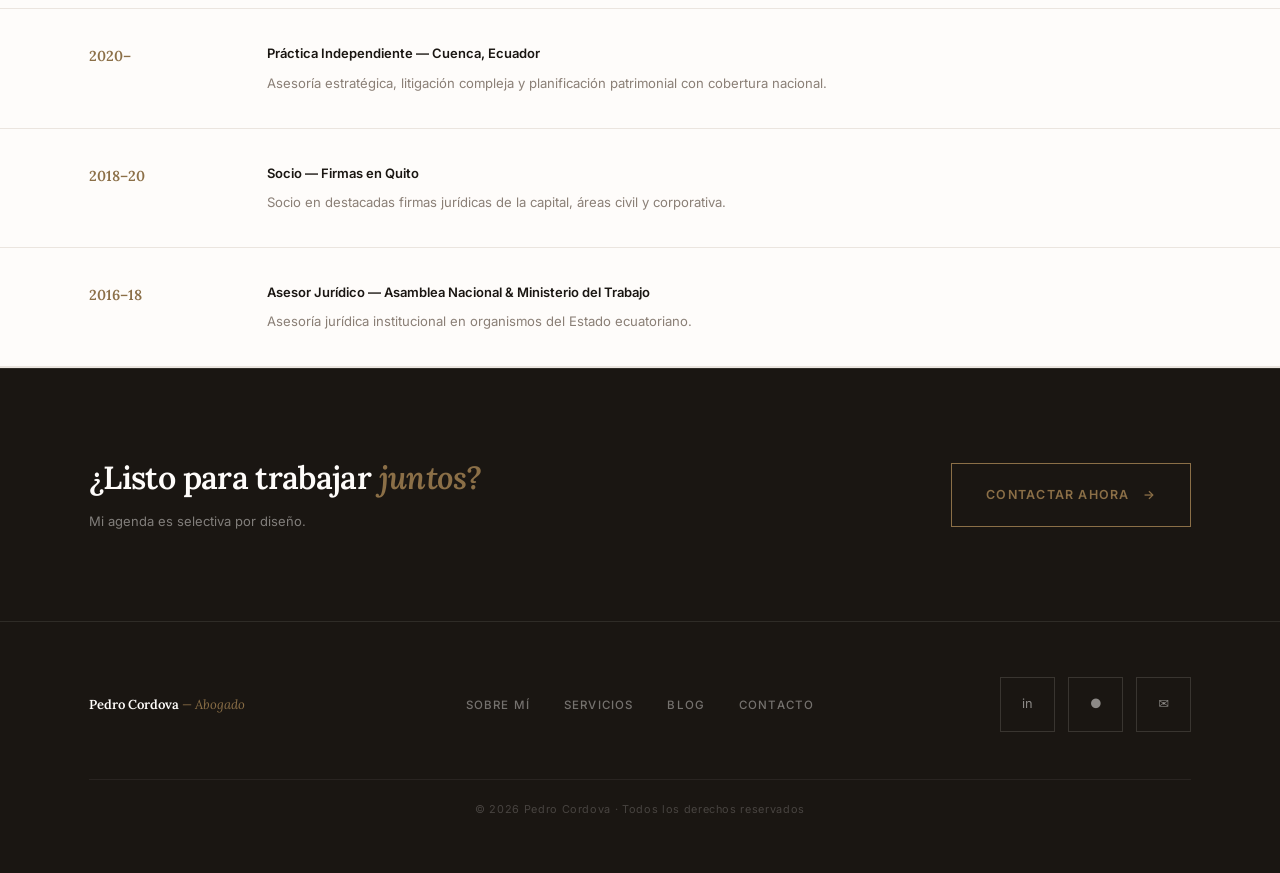
<file: sobre-mi.html>
<!DOCTYPE html>
<html lang="es">
<head>
<meta charset="UTF-8">
<meta name="viewport" content="width=device-width, initial-scale=1.0">
<title>Sobre Mí — Pedro Cordova Abogado</title>
<meta name="description" content="Abogado con Maestría en Derecho Procesal (UASB), mediador certificado, oficial de cumplimiento UAFE. 10 años de experiencia. Ranked Leaders League 2023.">
<link rel="preconnect" href="https://fonts.googleapis.com">
<link href="https://fonts.googleapis.com/css2?family=Lora:ital,wght@0,400;0,500;0,600;0,700;1,400;1,500&family=Inter:wght@300;400;500;600&display=swap" rel="stylesheet">
<link rel="stylesheet" href="golden.css">
<style>
/* ── SOBRE-MÍ SPECIFIC ── */

/* MAIN BIO — golden split 61.8 / 38.2 */
.about-grid {
  display: grid;
  grid-template-columns: 61.803fr 38.197fr;
}
.about-left {
  padding: var(--s6) var(--s5);        /* 89px 55px */
  border-right: 1px solid var(--border);
  display: flex; flex-direction: column; gap: var(--s3);  /* 21px */
}
.about-right {
  padding: var(--s6) var(--s4);        /* 89px 34px */
  background: var(--beige);
  display: flex; flex-direction: column; gap: var(--s4);  /* 34px */
}

.about-tag {
  font-size: 0.68rem; font-weight: 600; letter-spacing: 0.2em;
  text-transform: uppercase; color: var(--muted);
  display: flex; align-items: center; gap: var(--s2);
  margin-bottom: var(--s2);
}
.about-tag::before { content:''; display:inline-block; width:var(--s4); height:1px; background:var(--accent); }

.about-h2 {
  font-family: var(--ff-serif);
  font-size: clamp(var(--t2), 2.8vw, var(--t3));  /* 21→34px */
  font-weight: 600; line-height: var(--lh-tight); letter-spacing: -0.02em;
}
.about-h2 em { font-style: italic; color: var(--accent); }

.about-text {
  font-size: var(--t1); color: var(--muted);
  line-height: var(--lh-loose);        /* 2.06 — comfortable reading */
}
.about-text strong { color: var(--black); font-weight: 600; }

.credentials-list {
  display: flex; flex-direction: column; gap: var(--s2);  /* 13px */
  margin-top: var(--s3);
}

/* PHOTO — golden aspect ratio 1:φ (portrait) */
.photo-block {
  position: relative;
  aspect-ratio: 1 / 1.618;             /* golden rectangle portrait */
  overflow: hidden;
  border: 1px solid var(--border);
}
.photo-block img {
  width: 100%; height: 100%;
  object-fit: cover; object-position: center top;
  display: block;
}
.photo-caption {
  position: absolute; bottom: 0; left: 0; right: 0;
  padding: var(--s2) var(--s3);        /* 13px 21px */
  background: var(--black); color: var(--cream);
  font-size: 0.75rem; font-weight: 600; letter-spacing: 0.08em;
  text-transform: uppercase;
}

/* BIG QUOTE */
blockquote.big-quote {
  font-family: var(--ff-serif);
  font-size: clamp(var(--t1), 1.4vw, var(--t2));  /* 13→21px */
  font-style: italic; line-height: var(--lh-loose);
  color: var(--black);
  border-left: 2px solid var(--accent);
  padding-left: var(--s4);             /* 34px */
}

/* TIMELINE — Fibonacci column for year (34px) */
.timeline { display: flex; flex-direction: column; }
.timeline-item {
  display: grid;
  grid-template-columns: var(--s7) 1fr;   /* 144px year col — Fibonacci */
  gap: var(--s4);                          /* 34px */
  padding: var(--s4) var(--s6);            /* 34px 89px */
  border-bottom: 1px solid var(--border);
  transition: background 0.18s;
}
.timeline-item:hover { background: var(--beige); }
.timeline-year {
  font-family: var(--ff-serif); font-size: 0.9rem; font-weight: 600;
  color: var(--accent); padding-top: 2px;
}
.timeline-title { font-size: var(--t1); font-weight: 600; margin-bottom: var(--s1); }  /* 8px */
.timeline-sub { font-size: 0.82rem; color: var(--muted); line-height: var(--lh-normal); }

/* CTA bottom — golden */
.about-cta {
  display: grid;
  grid-template-columns: 61.803fr 38.197fr;
  align-items: center; gap: var(--s5);
  padding: var(--s6) var(--s6);
  background: var(--black); color: var(--cream);
  border-top: 1px solid rgba(235,229,223,0.1);
}
.about-cta-title {
  font-family: var(--ff-serif);
  font-size: clamp(var(--t2), 2.5vw, var(--t3));
  font-weight: 600; letter-spacing: -0.02em; line-height: var(--lh-tight);
}
.about-cta-title em { font-style: italic; color: var(--accent); }
.about-cta-sub { font-size: var(--t1); color: rgba(254,252,250,0.45); margin-top: var(--s2); }
.about-cta-btn {
  justify-self: end;
  display: inline-flex; align-items: center; gap: var(--s2);
  font-size: 0.78rem; font-weight: 600; letter-spacing: 0.1em;
  text-transform: uppercase; padding: var(--s3) var(--s4);
  border: 1px solid var(--accent); color: var(--accent);
  white-space: nowrap; transition: all 0.2s; text-decoration: none;
}
.about-cta-btn:hover { background: var(--accent); color: var(--cream); }
</style>
</head>
<body>

<nav>
  <a href="index.html" class="nav-logo">Pedro Cordova <span>· Abogado</span></a>
  <ul class="nav-links">
    <li><a href="index.html" data-es>Inicio</a><a href="index.html" data-en>Home</a></li>
    <li><a href="sobre-mi.html" data-es>Sobre Mí</a><a href="sobre-mi.html" data-en>About</a></li>
    <li><a href="servicios.html" data-es>Servicios</a><a href="servicios.html" data-en>Services</a></li>
    <li><a href="blog.html">Blog</a></li>
    <li><a href="contacto.html" data-es>Contacto</a><a href="contacto.html" data-en>Contact</a></li>
  </ul>
  <div class="nav-right">
    <button class="lang-btn" onclick="toggleLang()" id="lang-btn">EN</button>
    <a href="contacto.html" class="nav-cta" data-es>Consulta</a>
    <a href="contacto.html" class="nav-cta" data-en>Consult</a>
  </div>
</nav>

<div class="page-header">
  <div class="page-header-tag" data-es>Sobre Mí</div>
  <div class="page-header-tag" data-en>About Me</div>
  <h1 data-es>Una década defendiendo lo que <em>más importa.</em></h1>
  <h1 data-en>A decade defending what <em>matters most.</em></h1>
  <p class="page-header-sub" data-es>Abogado, litigante, mediador y asesor estratégico con presencia nacional.</p>
  <p class="page-header-sub" data-en>Attorney, litigator, mediator, and strategic advisor with national presence.</p>
</div>

<!-- MAIN BIO — golden 61.8 / 38.2 -->
<section class="about-grid">
  <div class="about-left reveal">
    <div class="about-tag" data-es>Trayectoria</div>
    <div class="about-tag" data-en>Career</div>
    <h2 class="about-h2" data-es>Formación, experiencia y <em>propósito.</em></h2>
    <h2 class="about-h2" data-en>Education, experience and <em>purpose.</em></h2>

    <p class="about-text" data-es>Abogado con especialización y <strong>maestría en Derecho Procesal</strong> por la Universidad Andina Simón Bolívar, además de <strong>mediador certificado</strong> por la Universidad de los Hemisferios y <strong>oficial de cumplimiento</strong> de la UAFE.</p>
    <p class="about-text" data-en>Attorney with a specialization and <strong>master's degree in Procedural Law</strong> from Universidad Andina Simón Bolívar, a <strong>certified mediator</strong> from Universidad de los Hemisferios, and a <strong>UAFE compliance officer</strong>.</p>

    <p class="about-text" data-es>Apasionado por el derecho probatorio, con <strong>10 años de experiencia</strong>, brindo asesoría en la gestión y solución de conflictos legales, tanto en el ámbito corporativo como en asuntos personales.</p>
    <p class="about-text" data-en>Passionate about evidentiary law, with <strong>10 years of experience</strong>, I provide advisory services in the management and resolution of legal conflicts, in both corporate and personal matters.</p>

    <p class="about-text" data-es>Me he desempeñado como asesor jurídico en la <strong>Asamblea Nacional</strong> y el <strong>Ministerio del Trabajo</strong>, además de haber sido socio en destacadas firmas en la ciudad de Quito.</p>
    <p class="about-text" data-en>I have served as legal advisor at the <strong>National Assembly</strong> and the <strong>Ministry of Labor</strong>, and as a partner at leading firms in Quito.</p>

    <p class="about-text" data-es>Mi compromiso con el desarrollo jurídico me llevó a ser rankeado en <strong>Leaders League en el año 2023</strong>. Actualmente brindo asesoría estratégica, consultoría y patrocinio en litigios complejos.</p>
    <p class="about-text" data-en>My commitment to legal development led me to be ranked in <strong>Leaders League 2023</strong>. I currently provide strategic advisory, consulting, and representation in complex litigation.</p>

    <div class="credentials-list">
      <div class="credential"><div class="credential-dot"></div><span data-es>Maestría en Derecho Procesal — Universidad Andina Simón Bolívar</span><span data-en>Master's in Procedural Law — Universidad Andina Simón Bolívar</span></div>
      <div class="credential"><div class="credential-dot"></div><span data-es>Mediador Certificado — Universidad de los Hemisferios</span><span data-en>Certified Mediator — Universidad de los Hemisferios</span></div>
      <div class="credential"><div class="credential-dot"></div><span data-es>Oficial de Cumplimiento — UAFE</span><span data-en>Compliance Officer — UAFE</span></div>
      <div class="credential"><div class="credential-dot"></div><span>Ranked — Leaders League 2023</span></div>
      <div class="credential"><div class="credential-dot"></div><span data-es>Asesor Jurídico — Asamblea Nacional del Ecuador</span><span data-en>Legal Advisor — National Assembly of Ecuador</span></div>
      <div class="credential"><div class="credential-dot"></div><span data-es>Asesor Jurídico — Ministerio del Trabajo</span><span data-en>Legal Advisor — Ministry of Labor</span></div>
    </div>
  </div>

  <div class="about-right">
    <div class="photo-block reveal">
      <img data-photo src="[data-uri]" alt="Ab. Pedro Cordova — Litigante Civil &amp; Asesor Empresarial">
      <div class="photo-caption">Ab. Pedro Cordova — Litigante Civil &amp; Asesor Empresarial</div>
    </div>
    <blockquote class="big-quote reveal" data-es>"El derecho no es solo norma — es el instrumento con el que construimos justicia real para personas y empresas."</blockquote>
    <blockquote class="big-quote reveal" data-en>"Law is not merely rule — it is the instrument through which we build real justice for people and businesses."</blockquote>
  </div>
</section>

<!-- TIMELINE -->
<section>
  <div style="padding:var(--s4) var(--s6);border-bottom:1px solid var(--border);display:flex;align-items:center;gap:var(--s2);">
    <span style="display:inline-block;width:var(--s4);height:1px;background:var(--accent);"></span>
    <span style="font-size:0.68rem;font-weight:600;letter-spacing:0.2em;text-transform:uppercase;color:var(--muted);" data-es>Trayectoria Profesional</span>
    <span style="font-size:0.68rem;font-weight:600;letter-spacing:0.2em;text-transform:uppercase;color:var(--muted);" data-en>Professional Timeline</span>
  </div>
  <div class="timeline">
    <div class="timeline-item reveal">
      <div class="timeline-year">2023</div>
      <div>
        <div class="timeline-title">Leaders League — Ranked</div>
        <div class="timeline-sub" data-es>Reconocimiento internacional en el directorio de líderes jurídicos de América Latina.</div>
        <div class="timeline-sub" data-en>International recognition in the directory of Latin America's leading legal practitioners.</div>
      </div>
    </div>
    <div class="timeline-item reveal">
      <div class="timeline-year">2020–</div>
      <div>
        <div class="timeline-title" data-es>Práctica Independiente — Cuenca, Ecuador</div>
        <div class="timeline-title" data-en>Independent Practice — Cuenca, Ecuador</div>
        <div class="timeline-sub" data-es>Asesoría estratégica, litigación compleja y planificación patrimonial con cobertura nacional.</div>
        <div class="timeline-sub" data-en>Strategic advisory, complex litigation, and estate planning with nationwide coverage.</div>
      </div>
    </div>
    <div class="timeline-item reveal">
      <div class="timeline-year">2018–20</div>
      <div>
        <div class="timeline-title" data-es>Socio — Firmas en Quito</div>
        <div class="timeline-title" data-en>Partner — Firms in Quito</div>
        <div class="timeline-sub" data-es>Socio en destacadas firmas jurídicas de la capital, áreas civil y corporativa.</div>
        <div class="timeline-sub" data-en>Partner at leading law firms in the capital, civil and corporate practice areas.</div>
      </div>
    </div>
    <div class="timeline-item reveal">
      <div class="timeline-year">2016–18</div>
      <div>
        <div class="timeline-title" data-es>Asesor Jurídico — Asamblea Nacional &amp; Ministerio del Trabajo</div>
        <div class="timeline-title" data-en>Legal Advisor — National Assembly &amp; Ministry of Labor</div>
        <div class="timeline-sub" data-es>Asesoría jurídica institucional en organismos del Estado ecuatoriano.</div>
        <div class="timeline-sub" data-en>Institutional legal advisory at Ecuadorian state organizations.</div>
      </div>
    </div>
  </div>
</section>

<!-- CTA -->
<div class="about-cta reveal">
  <div>
    <h2 class="about-cta-title" data-es>¿Listo para trabajar <em>juntos?</em></h2>
    <h2 class="about-cta-title" data-en>Ready to work <em>together?</em></h2>
    <p class="about-cta-sub" data-es>Mi agenda es selectiva por diseño.</p>
    <p class="about-cta-sub" data-en>My calendar is selective by design.</p>
  </div>
  <a href="contacto.html" class="about-cta-btn"><span data-es>Contactar ahora</span><span data-en>Contact now</span> →</a>
</div>

<footer>
  <div class="footer-logo">Pedro Cordova <span>— Abogado</span></div>
  <ul class="footer-links">
    <li><a href="sobre-mi.html" data-es>Sobre Mí</a><a href="sobre-mi.html" data-en>About</a></li>
    <li><a href="servicios.html" data-es>Servicios</a><a href="servicios.html" data-en>Services</a></li>
    <li><a href="blog.html">Blog</a></li>
    <li><a href="contacto.html" data-es>Contacto</a><a href="contacto.html" data-en>Contact</a></li>
  </ul>
  <ul class="footer-socials">
    <li><a href="https://linkedin.com/in/pedrojcordovaec" target="_blank" class="social-link" aria-label="LinkedIn">in</a></li>
    <li><a href="https://wa.me/593999751274" target="_blank" class="social-link" aria-label="WhatsApp">●</a></li>
    <li><!--email_off--><a href="mailto:pjcnotificaciones@gmail.com" class="social-link" aria-label="Email">✉</a><!--/email_off--></li>
  </ul>
  <div class="footer-bottom">© 2026 Pedro Cordova · <span data-es>Todos los derechos reservados</span><span data-en>All rights reserved</span></div>
</footer>

<div id="tweaks-panel">
  <div class="tweaks-title">Tweaks</div>
  <div class="tweak-row">
    <span class="tweak-label" data-es>Idioma</span><span class="tweak-label" data-en>Language</span>
    <div class="toggle-group">
      <div class="toggle-opt active" id="tw-lang-es" onclick="setLang('es')">ES</div>
      <div class="toggle-opt" id="tw-lang-en" onclick="setLang('en')">EN</div>
    </div>
  </div>
  <div class="tweak-row">
    <span class="tweak-label">Acento</span>
    <div class="toggle-group">
      <div class="toggle-opt active" onclick="setAccent('#8B6F47',this)">Tierra</div>
      <div class="toggle-opt" onclick="setAccent('#5A6B4E',this)">Verde</div>
      <div class="toggle-opt" onclick="setAccent('#4A5E73',this)">Azul</div>
    </div>
  </div>
</div>

<a href="https://wa.me/593999751274?text=Hola%20Ab.%20Cordova%2C%20me%20gustar%C3%ADa%20una%20consulta%20legal." target="_blank" class="wa-float" aria-label="WhatsApp">
  <svg width="24" height="24" viewBox="0 0 24 24" fill="currentColor"><path d="M17.472 14.382c-.297-.149-1.758-.867-2.03-.967-.273-.099-.471-.148-.67.15-.197.297-.767.966-.94 1.164-.173.199-.347.223-.644.075-.297-.15-1.255-.463-2.39-1.475-.883-.788-1.48-1.761-1.653-2.059-.173-.297-.018-.458.13-.606.134-.133.298-.347.446-.52.149-.174.198-.298.298-.497.099-.198.05-.371-.025-.52-.075-.149-.669-1.612-.916-2.207-.242-.579-.487-.5-.669-.51-.173-.008-.371-.01-.57-.01-.198 0-.52.074-.792.372-.272.297-1.04 1.016-1.04 2.479 0 1.462 1.065 2.875 1.213 3.074.149.198 2.096 3.2 5.077 4.487.709.306 1.262.489 1.694.625.712.227 1.36.195 1.871.118.571-.085 1.758-.719 2.006-1.413.248-.694.248-1.289.173-1.413-.074-.124-.272-.198-.57-.347m-5.421 7.403h-.004a9.87 9.87 0 01-5.031-1.378l-.361-.214-3.741.982.998-3.648-.235-.374a9.86 9.86 0 01-1.51-5.26c.001-5.45 4.436-9.884 9.888-9.884 2.64 0 5.122 1.03 6.988 2.898a9.825 9.825 0 012.893 6.994c-.003 5.45-4.437 9.884-9.885 9.884m8.413-18.297A11.815 11.815 0 0012.05 0C5.495 0 .16 5.335.157 11.892c0 2.096.547 4.142 1.588 5.945L.057 24l6.305-1.654a11.882 11.882 0 005.683 1.448h.005c6.554 0 11.89-5.335 11.893-11.893a11.821 11.821 0 00-3.48-8.413z"/></svg>
</a>

<script>
function initLang(){const saved=localStorage.getItem('pc-lang-user-choice');if(saved==='en'){document.body.classList.add('lang-en');const b=document.getElementById('lang-btn');if(b)b.textContent='ES';syncLangToggles('en');}else{document.body.classList.remove('lang-en');const b=document.getElementById('lang-btn');if(b)b.textContent='EN';syncLangToggles('es');}}
function toggleLang(){setLang(document.body.classList.contains('lang-en')?'es':'en');}
function setLang(lang){document.body.classList.toggle('lang-en',lang==='en');const b=document.getElementById('lang-btn');if(b)b.textContent=lang==='es'?'EN':'ES';localStorage.setItem('pc-lang-user-choice',lang);localStorage.setItem('pc-lang',lang);syncLangToggles(lang);}
function syncLangToggles(lang){const es=document.getElementById('tw-lang-es'),en=document.getElementById('tw-lang-en');if(es)es.classList.toggle('active',lang==='es');if(en)en.classList.toggle('active',lang==='en');}
function initAccent(){const saved=localStorage.getItem('pc-accent');if(saved)document.documentElement.style.setProperty('--accent',saved);}
function setAccent(color,el){document.querySelectorAll('.toggle-opt').forEach(o=>{if(o.parentElement===el.parentElement)o.classList.remove('active');});el.classList.add('active');document.documentElement.style.setProperty('--accent',color);localStorage.setItem('pc-accent',color);}
function initTweaks(){window.addEventListener('message',e=>{if(e.data?.type==='__activate_edit_mode')document.getElementById('tweaks-panel')?.classList.add('open');if(e.data?.type==='__deactivate_edit_mode')document.getElementById('tweaks-panel')?.classList.remove('open');});window.parent.postMessage({type:'__edit_mode_available'},'*');}
function initReveal(){const obs=new IntersectionObserver(entries=>{entries.forEach(e=>{if(e.isIntersecting){e.target.classList.add('visible');obs.unobserve(e.target);}});},{threshold:0.08});document.querySelectorAll('.reveal').forEach(el=>obs.observe(el));}
function initNav(){const page=location.pathname.split('/').pop()||'index.html';document.querySelectorAll('.nav-links a').forEach(a=>{if(a.getAttribute('href')===page)a.classList.add('active');});}
function initPhoto(){const imgs=document.querySelectorAll('[data-photo]');if(window.PEDRO_PHOTO)imgs.forEach(img=>img.src=window.PEDRO_PHOTO);}
document.addEventListener('DOMContentLoaded',()=>{initLang();initAccent();initTweaks();initReveal();initNav();initPhoto();});
</script>
</body>
</html>
</file>
<file: golden.css>
/*
 ╔══════════════════════════════════════════════════════════╗
 ║  PEDRO CORDOVA — SISTEMA ÁUREO & FIBONACCI · RESPONSIVE  ║
 ║  φ = 1.618034  |  1,1,2,3,5,8,13,21,34,55,89,144         ║
 ╚══════════════════════════════════════════════════════════╝
 Breakpoints:
   Mobile  ≤ 640px
   Tablet  641–1024px
   Desktop ≥ 1025px
 Escala Fibonacci proporcional:
   Desktop:  s1=8 s2=13 s3=21 s4=34 s5=55 s6=89  s7=144
   Tablet:   s1=8 s2=13 s3=21 s4=34 s5=34 s6=55  s7=89
   Mobile:   s1=5 s2=8  s3=13 s4=21 s5=34 s6=34  s7=55
*/

:root {
  /* COLOR */
  --black:  #1A1612;
  --beige:  #F8F7F5;
  --cream:  #FEFCFA;
  --border: #EBE5DF;
  --muted:  #8A7F76;
  --accent: #8B6F47;
  --ff-serif: 'Lora', Georgia, serif;
  --ff-sans:  'Inter', system-ui, sans-serif;

  /* FIBONACCI SPACING */
  --s1:   8px;
  --s2:  13px;
  --s3:  21px;
  --s4:  34px;
  --s5:  55px;
  --s6:  89px;
  --s7: 144px;

  /* TYPE SCALE (Fibonacci px) */
  --t0:  8px;
  --t1: 13px;
  --t2: 21px;
  --t3: 34px;
  --t4: 55px;
  --t5: 89px;

  --phi: 1.618034;
  --nav-h:      89px;
  --header-min: 233px;

  --lh-tight:  1.236;
  --lh-normal: 1.618;
  --lh-loose:  2.058;
}

/* ── RESET ── */
*, *::before, *::after { box-sizing: border-box; margin: 0; padding: 0; }
html { scroll-behavior: smooth; -webkit-text-size-adjust: 100%; }
body {
  font-family: var(--ff-sans);
  background: var(--cream);
  color: var(--black);
  font-size: var(--t1);
  line-height: var(--lh-normal);
  overflow-x: hidden;
  -webkit-font-smoothing: antialiased;
}
img { display: block; max-width: 100%; height: auto; }
a { color: inherit; text-decoration: none; }
button { cursor: pointer; border: none; background: none; font-family: inherit; }

/* ════════ NAV ════════ */
nav {
  position: fixed; top: 0; left: 0; right: 0; z-index: 100;
  display: flex; align-items: flex-end; justify-content: space-between;
  padding: 0 var(--s6);
  height: var(--nav-h);
  background: var(--beige);
  border-bottom: 2px solid var(--black);
}
.nav-logo {
  font-family: var(--ff-serif);
  font-size: var(--t1);
  font-weight: 600; letter-spacing: 0.02em;
  padding-bottom: var(--s3);
  white-space: nowrap;
}
.nav-logo span { color: var(--muted); font-weight: 400; font-style: italic; }
.nav-links { display: flex; gap: 0; align-items: flex-end; list-style: none; }
.nav-links a {
  display: block;
  font-size: 0.74rem;
  font-weight: 500; letter-spacing: 0.1em;
  text-transform: uppercase; color: var(--black); opacity: 0.5;
  padding: var(--s2) var(--s3);
  border: 1px solid transparent;
  border-bottom: none;
  margin-bottom: -2px;
  background: transparent;
  transition: all 0.18s;
}
.nav-links a:hover { opacity: 1; background: var(--cream); border-color: var(--border); }
.nav-links a.active {
  opacity: 1; background: var(--cream);
  border-color: var(--black);
  border-bottom: 2px solid var(--cream);
  margin-bottom: -2px;
}
.nav-cta {
  font-size: 0.78rem; font-weight: 500; letter-spacing: 0.1em;
  text-transform: uppercase;
  padding: var(--s2) var(--s4);
  border: 1px solid var(--black);
  transition: background 0.2s, color 0.2s;
  white-space: nowrap;
}
.nav-cta:hover { background: var(--black); color: var(--cream); }
.lang-btn {
  font-size: 0.72rem; font-weight: 600; letter-spacing: 0.12em;
  text-transform: uppercase;
  padding: var(--s1) var(--s2);
  border: 1px solid var(--border); color: var(--muted);
  transition: all 0.2s;
}
.lang-btn:hover { border-color: var(--black); color: var(--black); }
.nav-right {
  display: flex; gap: var(--s2);
  align-items: flex-end;
  padding-bottom: var(--s2);
}

/* Hamburger button (injected by responsive-nav.js, hidden on desktop) */
.nav-burger {
  display: none;
  width: 44px; height: 44px;
  align-items: center; justify-content: center;
  margin-bottom: 12px;
  border: 1px solid var(--border);
  background: var(--cream);
  cursor: pointer;
}
.nav-burger span {
  display: block;
  width: 22px; height: 2px;
  background: var(--black);
  position: relative;
  transition: transform 0.2s, opacity 0.2s, top 0.2s;
}
.nav-burger span::before,
.nav-burger span::after {
  content: ''; position: absolute; left: 0;
  width: 22px; height: 2px; background: var(--black);
  transition: transform 0.2s, top 0.2s;
}
.nav-burger span::before { top: -7px; }
.nav-burger span::after  { top:  7px; }
.nav-burger.is-open span { background: transparent; }
.nav-burger.is-open span::before { top: 0; transform: rotate(45deg); }
.nav-burger.is-open span::after  { top: 0; transform: rotate(-45deg); }

/* ════════ PAGE HEADER ════════ */
.page-header {
  min-height: var(--header-min);
  background: var(--black); color: var(--cream);
  display: flex; flex-direction: column; justify-content: flex-end;
  padding: var(--s6) var(--s6) var(--s5);
  margin-top: var(--nav-h);
  border-bottom: 1px solid rgba(235,229,223,0.1);
  position: relative; overflow: hidden;
}
.page-header::before {
  content: '';
  position: absolute; top: 0; right: 0;
  width: 38.197%;
  height: 100%;
  background-image: repeating-linear-gradient(
    90deg, transparent, transparent calc(var(--s5) - 1px),
    rgba(235,229,223,0.04) calc(var(--s5) - 1px),
    rgba(235,229,223,0.04) var(--s5)
  );
}
.page-header-tag {
  font-size: 0.68rem; font-weight: 600; letter-spacing: 0.2em;
  text-transform: uppercase; color: var(--accent);
  display: flex; align-items: center; gap: var(--s2);
  margin-bottom: var(--s3);
}
.page-header-tag::before {
  content: ''; display: inline-block;
  width: var(--s4); height: 1px;
  background: var(--accent);
}
.page-header h1 {
  font-family: var(--ff-serif);
  font-size: clamp(var(--t3), 4vw, var(--t4));
  font-weight: 600; line-height: var(--lh-tight); letter-spacing: -0.02em;
}
.page-header h1 em { font-style: italic; color: var(--accent); }
.page-header-sub {
  font-size: var(--t1);
  color: rgba(254,252,250,0.45);
  max-width: clamp(280px, 38.197%, 480px);
  line-height: var(--lh-normal);
  margin-top: var(--s3);
}

/* ════════ SECTION ════════ */
section { border-bottom: 1px solid var(--border); }
.section-header {
  display: flex; align-items: baseline; justify-content: space-between;
  padding: var(--s5) var(--s6) var(--s4);
  border-bottom: 1px solid var(--border);
}
.section-tag {
  font-size: 0.68rem; font-weight: 600; letter-spacing: 0.2em;
  text-transform: uppercase; color: var(--muted);
  display: flex; align-items: center; gap: var(--s2);
}
.section-tag::before {
  content: ''; display: inline-block;
  width: var(--s4); height: 1px; background: var(--accent);
}
.section-title {
  font-family: var(--ff-serif);
  font-size: clamp(var(--t2), 3vw, var(--t3));
  font-weight: 600; letter-spacing: -0.02em; line-height: var(--lh-tight);
}
.section-title em { font-style: italic; color: var(--accent); }

.grid-golden        { display: grid; grid-template-columns: 61.803fr 38.197fr; }
.grid-golden-inv    { display: grid; grid-template-columns: 38.197fr 61.803fr; }
.grid-golden-equal  { display: grid; grid-template-columns: 1fr 1fr; }

/* ════════ BUTTONS ════════ */
.btn-primary {
  display: inline-flex; align-items: center; gap: var(--s2);
  font-size: 0.8rem; font-weight: 600; letter-spacing: 0.1em;
  text-transform: uppercase;
  padding: var(--s3) var(--s4);
  background: var(--black); color: var(--cream);
  transition: background 0.2s;
}
.btn-primary:hover { background: var(--accent); }
.btn-secondary {
  font-size: 0.8rem; font-weight: 500; letter-spacing: 0.08em;
  text-transform: uppercase; color: var(--muted);
  border-bottom: 1px solid var(--border); padding-bottom: var(--s1);
  transition: color 0.2s, border-color 0.2s;
}
.btn-secondary:hover { color: var(--black); border-color: var(--black); }

/* ════════ MARQUEE ════════ */
.marquee-bar {
  overflow: hidden;
  padding: var(--s2) 0;
  background: var(--black); color: var(--cream);
  border-top: 1px solid rgba(235,229,223,0.08);
  border-bottom: 1px solid rgba(235,229,223,0.08);
}
.marquee-track {
  display: flex; gap: var(--s5);
  white-space: nowrap;
  animation: marquee 34s linear infinite;
}
.marquee-item {
  font-size: 0.72rem; font-weight: 500; letter-spacing: 0.15em;
  text-transform: uppercase; opacity: 0.6; flex-shrink: 0;
}
.marquee-sep { color: var(--accent); opacity: 1; }
@keyframes marquee { 0% { transform: translateX(0); } 100% { transform: translateX(-50%); } }

/* ════════ FOOTER ════════ */
footer {
  background: var(--black); color: var(--cream);
  padding: var(--s5) var(--s6);
  display: grid; grid-template-columns: 1fr auto 1fr;
  align-items: center; gap: var(--s4);
  border-top: 1px solid rgba(235,229,223,0.1);
}
.footer-logo { font-family: var(--ff-serif); font-size: var(--t1); font-weight: 600; }
.footer-logo span { font-style: italic; font-weight: 400; color: var(--accent); }
.footer-links { display: flex; gap: var(--s4); list-style: none; justify-content: center; flex-wrap: wrap; }
.footer-links a {
  font-size: 0.72rem; font-weight: 500; letter-spacing: 0.1em;
  text-transform: uppercase; color: rgba(254,252,250,0.4);
  transition: color 0.2s;
}
.footer-links a:hover { color: var(--cream); }
.footer-socials { display: flex; gap: var(--s2); list-style: none; justify-content: flex-end; }
.social-link {
  width: var(--s5); height: var(--s5);
  border: 1px solid rgba(235,229,223,0.15);
  display: flex; align-items: center; justify-content: center;
  font-size: 0.8rem; color: rgba(254,252,250,0.5); transition: all 0.2s;
}
.social-link:hover { border-color: var(--accent); color: var(--accent); }
.footer-bottom {
  grid-column: 1/-1;
  text-align: center; font-size: 0.68rem;
  color: rgba(254,252,250,0.2); letter-spacing: 0.06em;
  padding-top: var(--s3);
  border-top: 1px solid rgba(235,229,223,0.07);
  margin-top: var(--s2);
}

/* ════════ FORM ════════ */
.form-group { margin-bottom: var(--s4); }
.form-label {
  display: block; font-size: 0.68rem; font-weight: 600;
  letter-spacing: 0.14em; text-transform: uppercase;
  color: var(--muted); margin-bottom: var(--s2);
}
.form-input, .form-textarea, .form-select {
  width: 100%;
  padding: var(--s2) var(--s3);
  border: 1px solid var(--border); background: var(--cream);
  font-family: var(--ff-sans); font-size: 16px;
  color: var(--black); outline: none; transition: border-color 0.2s;
  appearance: none; -webkit-appearance: none;
}
.form-input:focus, .form-textarea:focus, .form-select:focus { border-color: var(--black); }
.form-textarea { height: var(--s7); resize: vertical; }
.form-row { display: grid; grid-template-columns: 1fr 1fr; gap: var(--s3); }
.btn-submit {
  width: 100%;
  padding: var(--s3) var(--s4);
  background: var(--black); color: var(--cream);
  font-size: 0.8rem; font-weight: 600; letter-spacing: 0.12em;
  text-transform: uppercase; transition: background 0.2s;
  cursor: pointer; border: none; font-family: var(--ff-sans);
}
.btn-submit:hover { background: var(--accent); }

/* ════════ SCROLL REVEAL ════════ */
.reveal {
  opacity: 0;
  transform: translateY(var(--s4));
  transition: opacity 0.618s ease, transform 0.618s ease;
}
.reveal.visible { opacity: 1; transform: none; }

/* ════════ LANGUAGE TOGGLE ════════ */
[data-en] { display: none !important; }
body.lang-en [data-es] { display: none !important; }
body.lang-en [data-en] { display: revert !important; }

/* ════════ TWEAKS PANEL ════════ */
#tweaks-panel {
  display: none; position: fixed;
  bottom: var(--s3); right: var(--s3);
  z-index: 999; background: var(--cream);
  border: 1px solid var(--border);
  padding: var(--s4);
  min-width: 240px;
  box-shadow: 0 var(--s2) var(--s5) rgba(26,22,18,0.12);
}
#tweaks-panel.open { display: block; }
.tweaks-title {
  font-size: 0.7rem; font-weight: 700; letter-spacing: 0.18em;
  text-transform: uppercase; color: var(--muted);
  margin-bottom: var(--s3);
}
.tweak-row {
  display: flex; align-items: center; justify-content: space-between;
  margin-bottom: var(--s3);
  gap: var(--s2);
}
.tweak-label { font-size: 0.78rem; font-weight: 500; color: var(--black); }
.toggle-group { display: flex; border: 1px solid var(--border); overflow: hidden; }
.toggle-opt {
  padding: var(--s1) var(--s2);
  font-size: 0.7rem; font-weight: 600;
  letter-spacing: 0.08em; text-transform: uppercase;
  cursor: pointer; color: var(--muted); transition: all 0.15s;
  border-right: 1px solid var(--border);
}
.toggle-opt:last-child { border-right: none; }
.toggle-opt.active { background: var(--black); color: var(--cream); }

/* ════════ WHATSAPP FLOAT ════════ */
.wa-float {
  position: fixed;
  bottom: var(--s4); right: var(--s4);
  z-index: 200;
  width: var(--s5); height: var(--s5);
  border-radius: 50%;
  background: #25D366; color: #fff;
  display: flex; align-items: center; justify-content: center;
  box-shadow: 0 var(--s1) var(--s4) rgba(37,211,102,0.4);
  transition: transform 0.2s, box-shadow 0.2s;
}
.wa-float:hover {
  transform: scale(1.08);
  box-shadow: 0 var(--s2) var(--s5) rgba(37,211,102,0.55);
}

/* ════════ CREDENTIAL ════════ */
.credential {
  display: flex; align-items: center; gap: var(--s3);
  padding: var(--s2) var(--s3);
  border: 1px solid var(--border); background: var(--cream);
  font-size: 0.82rem;
  line-height: var(--lh-normal);
}
.credential-dot {
  width: var(--s1); height: var(--s1);
  border-radius: 50%; background: var(--accent); flex-shrink: 0;
}

/* ════════ CONTACT ITEM ════════ */
.contact-item {
  display: flex; align-items: center; gap: var(--s3);
  padding: var(--s3) var(--s4);
  border: 1px solid rgba(235,229,223,0.12);
  transition: border-color 0.2s;
  text-decoration: none; color: inherit;
}
.contact-item:hover { border-color: var(--accent); }
.contact-icon {
  width: var(--s5); height: var(--s5);
  border: 1px solid rgba(235,229,223,0.15);
  display: flex; align-items: center; justify-content: center;
  font-size: 0.9rem; flex-shrink: 0; color: var(--cream);
}

/* ════════ BLOG PILL ════════ */
.blog-pill {
  display: inline-block;
  font-size: 0.65rem; font-weight: 600;
  letter-spacing: 0.1em; text-transform: uppercase;
  padding: var(--s1) var(--s2);
  border: 1px solid var(--border); color: var(--accent);
  margin-bottom: var(--s3);
}

/* ╔══════════════════════════════════════════════════════════╗
   ║  TABLET — 641 a 1024px                                   ║
   ║  Fibonacci se reduce: 89→55, 55→34                       ║
   ╚══════════════════════════════════════════════════════════╝ */
@media (max-width: 1024px) {
  :root {
    --nav-h: 72px;
    --header-min: 200px;
  }

  /* NAV — compactar */
  nav { padding: 0 var(--s4); }
  .nav-links { gap: 0; }
  .nav-links a { padding: var(--s2) var(--s2); font-size: 0.68rem; letter-spacing: 0.08em; }
  .nav-cta { padding: var(--s2) var(--s3); font-size: 0.7rem; }
  .nav-right { gap: var(--s1); padding-bottom: var(--s2); }

  /* PAGE HEADER */
  .page-header { padding: var(--s5) var(--s4) var(--s4); }
  .page-header h1 { font-size: clamp(28px, 4.5vw, 44px); }
  .page-header-sub { max-width: 480px; }

  /* SECTION HEADER */
  .section-header { padding: var(--s4) var(--s4) var(--s3); }

  /* FOOTER → 2 columnas */
  footer {
    padding: var(--s4);
    grid-template-columns: 1fr 1fr;
    gap: var(--s3);
  }
  .footer-links { justify-content: flex-start; gap: var(--s3); }
  .footer-socials { justify-content: flex-end; }
  .social-link { width: var(--s4); height: var(--s4); }

  /* GOLDEN GRIDS — collapse a single column */
  .grid-golden, .grid-golden-inv { grid-template-columns: 1fr; }

  /* HOME — IMPACT STRIP */
  .impact-strip {
    flex-direction: column !important;
    align-items: flex-start !important;
    padding: var(--s4) !important;
    gap: var(--s3) !important;
  }
  .impact-statement { font-size: clamp(40px, 8vw, 64px) !important; }
  .impact-right {
    align-items: flex-start !important;
    width: 100%;
    flex-direction: row !important;
    gap: var(--s3) !important;
    flex-wrap: wrap;
  }
  .impact-award { align-items: flex-start !important; padding: var(--s2) var(--s3) !important; }
  .impact-divider { display: none; }
  .impact-stats { gap: var(--s3) !important; }

  /* HOME — HERO */
  .hero { grid-template-columns: 1fr; min-height: auto !important; }
  .hero-left { padding: var(--s5) var(--s4) !important; }
  .hero-title { font-size: clamp(44px, 7vw, 64px) !important; }
  .hero-right { min-height: 480px; aspect-ratio: 4/5; }
  .hero-photo { position: absolute; }
  .hero-stats {
    padding: var(--s2) var(--s3) !important;
    gap: var(--s3) !important;
    bottom: var(--s3) !important; right: var(--s3) !important;
    margin: 0 !important;
  }

  /* HOME — ABOUT TEASER */
  .about-teaser { grid-template-columns: 1fr; }
  .teaser-left, .teaser-right {
    padding: var(--s5) var(--s4) !important;
    border-right: none !important;
  }
  .teaser-left { border-bottom: 1px solid var(--border); }

  /* HOME — SERVICES CTA */
  .services-cta-block { grid-template-columns: 1fr; }
  .svc-cta-left, .svc-cta-right {
    padding: var(--s5) var(--s4) !important;
    border-right: none !important;
  }
  .svc-cta-left { border-bottom: 1px solid var(--border); }

  /* HOME — TESTIMONIAL */
  .testi-strip { grid-template-columns: 1fr; }
  .testi-left, .testi-right {
    padding: var(--s5) var(--s4) !important;
    border-right: none !important;
  }
  .testi-left { border-bottom: 1px solid var(--border); }

  /* HOME — LOCATION */
  .location-strip { grid-template-columns: 1fr 1fr; }
  .location-col {
    padding: var(--s4) !important;
  }
  .location-col:nth-child(2) { border-right: none !important; }
  .location-col:nth-child(1), .location-col:nth-child(2) { border-bottom: 1px solid var(--border); }

  /* HOME — CTA BAND */
  .cta-band {
    grid-template-columns: 1fr;
    padding: var(--s5) var(--s4) !important;
    gap: var(--s4) !important;
  }
  .cta-btn { justify-self: start !important; }

  /* SOBRE-MÍ */
  .about-grid { grid-template-columns: 1fr; }
  .about-left, .about-right {
    padding: var(--s5) var(--s4) !important;
    border-right: none !important;
  }
  .about-left { border-bottom: 1px solid var(--border); }
  .about-cta {
    grid-template-columns: 1fr;
    padding: var(--s5) var(--s4) !important;
    gap: var(--s3) !important;
  }
  .about-cta-btn { justify-self: start !important; }
  .timeline-item {
    grid-template-columns: 90px 1fr !important;
    gap: var(--s3) !important;
    padding: var(--s3) var(--s4) !important;
  }

  /* SERVICIOS */
  .featured-grid { grid-template-columns: 1fr; }
  .featured-left, .featured-right {
    padding: var(--s5) var(--s4) !important;
    border-right: none !important;
  }
  .featured-left { border-bottom: 1px solid var(--border); }
  .svc-detail { padding: var(--s5) var(--s4) !important; }
  .cta-bottom {
    grid-template-columns: 1fr;
    padding: var(--s5) var(--s4) !important;
    gap: var(--s4) !important;
  }
  .cta-bottom-btn { justify-self: start !important; }

  /* CONTACTO */
  .contact-grid { grid-template-columns: 1fr; }
  .contact-left, .contact-right {
    padding: var(--s5) var(--s4) !important;
    border-right: none !important;
  }
  .contact-left { border-bottom: 1px solid rgba(235,229,223,0.1); }
  .map-grid { grid-template-columns: 1fr; }
  .map-info { padding: var(--s4) !important; }
  .map-frame { min-height: 320px !important; }

  /* BLOG */
  .blog-grid { grid-template-columns: 1fr 1fr; }
  .blog-card { padding: var(--s4) !important; }
  .blog-card:nth-child(2) { border-right: none !important; }
  .blog-card:nth-child(odd) { border-right: 1px solid var(--border); }
  .blog-card { border-bottom: 1px solid var(--border); }
  .article-full { padding: var(--s5) var(--s4) !important; }
  .article-body { max-width: 100% !important; }
}

/* ╔══════════════════════════════════════════════════════════╗
   ║  MOBILE — ≤ 640px                                        ║
   ║  Fibonacci escala drástica + nav hamburguesa             ║
   ╚══════════════════════════════════════════════════════════╝ */
@media (max-width: 640px) {
  :root {
    /* Escala Fibonacci reducida proporcionalmente */
    --s1:   5px;
    --s2:   8px;
    --s3:  13px;
    --s4:  21px;
    --s5:  34px;
    --s6:  34px;
    --s7:  55px;
    --nav-h: 64px;
    --header-min: 160px;
  }

  /* NAV — esconder links + mostrar hamburguesa */
  nav {
    padding: 0 var(--s4);
    align-items: center;
  }
  .nav-logo {
    padding-bottom: 0;
    font-size: 14px;
  }
  .nav-links {
    display: none;
    position: fixed;
    top: var(--nav-h); left: 0; right: 0; bottom: 0;
    flex-direction: column;
    align-items: stretch;
    background: var(--cream);
    padding: var(--s4);
    gap: 0;
    overflow-y: auto;
    border-top: 1px solid var(--border);
    z-index: 99;
  }
  body.menu-open { overflow: hidden; }
  body.menu-open .nav-links { display: flex; }
  .nav-links li { width: 100%; }
  .nav-links a {
    display: block;
    width: 100%;
    padding: 18px 0;
    font-size: 16px;
    letter-spacing: 0.1em;
    border: none !important;
    border-bottom: 1px solid var(--border) !important;
    margin: 0;
    opacity: 0.85;
  }
  .nav-links a.active {
    opacity: 1;
    color: var(--accent);
    background: transparent;
  }
  .nav-right {
    padding-bottom: 0;
    align-items: center;
    gap: var(--s2);
  }
  .nav-cta { display: none; }
  .nav-burger { display: flex; margin-bottom: 0; width: 40px; height: 40px; }

  /* Show CTA inside open mobile menu */
  body.menu-open .nav-links::after {
    content: '';
  }

  /* PAGE HEADER */
  .page-header {
    padding: var(--s5) var(--s4) var(--s4);
    min-height: var(--header-min);
  }
  .page-header h1 { font-size: clamp(26px, 8vw, 36px); }
  .page-header-sub {
    max-width: 100%;
    font-size: 13px;
    margin-top: var(--s3);
  }
  .page-header::before { width: 50%; }

  /* SECTION HEADER */
  .section-header {
    flex-direction: column;
    align-items: flex-start;
    gap: var(--s2);
    padding: var(--s4);
  }

  /* BUTTONS — área táctil */
  .btn-primary {
    width: 100%;
    justify-content: center;
    padding: 16px var(--s4);
    font-size: 13px;
  }
  .btn-secondary { font-size: 13px; }

  /* MARQUEE */
  .marquee-track { gap: var(--s4); animation-duration: 28s; }
  .marquee-item { font-size: 11px; }

  /* FOOTER → stack vertical */
  footer {
    grid-template-columns: 1fr;
    padding: var(--s4);
    gap: var(--s4);
    text-align: center;
  }
  .footer-logo { text-align: center; }
  .footer-links {
    flex-direction: column;
    gap: var(--s2);
    justify-content: center;
    align-items: center;
  }
  .footer-socials {
    justify-content: center;
  }
  .social-link { width: 40px; height: 40px; }

  /* FORM */
  .form-row { grid-template-columns: 1fr; gap: 0; }
  .form-textarea { height: 140px; }

  /* WA FLOAT — esquina más segura */
  .wa-float {
    bottom: 16px; right: 16px;
    width: 52px; height: 52px;
  }

  /* TWEAKS panel */
  #tweaks-panel {
    bottom: 80px;
    right: 16px;
    left: 16px;
    min-width: 0;
    padding: var(--s4);
  }

  /* HOME — IMPACT STRIP */
  .impact-strip {
    padding: var(--s4) !important;
    gap: var(--s3) !important;
  }
  .impact-statement {
    font-size: clamp(32px, 11vw, 52px) !important;
    line-height: 1.1 !important;
  }
  .impact-label { margin-bottom: var(--s3) !important; font-size: 11px; }
  .impact-right {
    flex-direction: column !important;
    align-items: stretch !important;
    width: 100%;
    gap: var(--s3) !important;
  }
  .impact-award {
    width: 100%;
    align-items: flex-start !important;
    padding: var(--s2) var(--s3) !important;
  }
  .impact-stats {
    width: 100%;
    justify-content: space-between !important;
    gap: var(--s2) !important;
  }
  .impact-stat { text-align: left !important; }
  .impact-stat-num { font-size: 28px !important; }

  /* HOME — HERO */
  .hero { grid-template-columns: 1fr !important; }
  .hero-left {
    padding: var(--s5) var(--s4) !important;
    order: 2;
  }
  .hero-right {
    order: 1;
    min-height: 380px;
    aspect-ratio: 3/4;
  }
  .hero-eyebrow {
    font-size: 11px;
    letter-spacing: 0.14em;
    margin-bottom: var(--s3);
  }
  .hero-eyebrow::before { width: var(--s4); }
  .hero-title {
    font-size: clamp(40px, 12vw, 56px) !important;
    margin-bottom: 0 !important;
  }
  .hero-rule { margin: var(--s3) 0 !important; }
  .hero-subtitle {
    font-size: 14px;
    margin-bottom: var(--s4) !important;
  }
  .hero-actions {
    flex-direction: column;
    align-items: stretch;
    gap: var(--s3) !important;
    width: 100%;
  }
  .hero-actions .btn-secondary {
    text-align: center;
    padding: 14px 0;
    border-bottom: none !important;
    border: 1px solid var(--border);
  }
  .hero-stats {
    bottom: var(--s3) !important;
    right: var(--s3) !important;
    left: var(--s3) !important;
    padding: var(--s2) var(--s3) !important;
    gap: var(--s2) !important;
    justify-content: space-around;
  }
  .stat-num { font-size: 18px; }
  .stat-label { font-size: 10px; }

  /* HOME — ABOUT TEASER, SVC CTA, TESTIMONIAL */
  .about-teaser, .services-cta-block, .testi-strip {
    grid-template-columns: 1fr !important;
  }
  .teaser-left, .teaser-right,
  .svc-cta-left, .svc-cta-right,
  .testi-left, .testi-right {
    padding: var(--s5) var(--s4) !important;
    border-right: none !important;
  }
  .teaser-left, .svc-cta-left, .testi-left {
    border-bottom: 1px solid var(--border);
  }
  .teaser-title, .svc-cta-title, .testi-quote, .cta-title {
    font-size: clamp(22px, 6vw, 30px) !important;
  }
  .testi-quote {
    padding-left: var(--s3) !important;
    font-size: 15px !important;
    line-height: 1.7 !important;
  }
  .svc-area-pill { font-size: 13px; padding: var(--s2) var(--s3) !important; }

  /* HOME — LOCATION */
  .location-strip { grid-template-columns: 1fr !important; }
  .location-col {
    padding: var(--s4) !important;
    border-right: none !important;
    border-bottom: 1px solid var(--border);
  }
  .location-col:last-child { border-bottom: none; }

  /* HOME — CTA BAND */
  .cta-band {
    grid-template-columns: 1fr !important;
    padding: var(--s5) var(--s4) !important;
    gap: var(--s3) !important;
  }
  .cta-btn {
    justify-self: stretch !important;
    width: 100%;
    justify-content: center;
  }

  /* SOBRE-MÍ */
  .about-grid { grid-template-columns: 1fr !important; }
  .about-left, .about-right {
    padding: var(--s5) var(--s4) !important;
    border-right: none !important;
  }
  .about-left { border-bottom: 1px solid var(--border); }
  .about-h2 { font-size: clamp(24px, 6vw, 32px) !important; }
  .photo-block { aspect-ratio: 1/1.4; }
  .about-cta {
    grid-template-columns: 1fr !important;
    padding: var(--s5) var(--s4) !important;
    gap: var(--s3) !important;
  }
  .about-cta-btn {
    justify-self: stretch !important;
    text-align: center;
    justify-content: center;
  }
  .about-cta-title { font-size: clamp(22px, 6vw, 30px) !important; }
  blockquote.big-quote {
    padding-left: var(--s3) !important;
    font-size: 15px !important;
    line-height: 1.7 !important;
  }

  /* SOBRE-MÍ — TIMELINE */
  .timeline-item {
    grid-template-columns: 1fr !important;
    gap: var(--s2) !important;
    padding: var(--s4) !important;
  }
  .timeline-year {
    font-size: 14px !important;
    color: var(--accent);
  }
  .timeline-title { font-size: 14px !important; }
  .timeline-sub { font-size: 13px !important; }

  /* SERVICIOS */
  .featured-grid { grid-template-columns: 1fr !important; }
  .featured-left, .featured-right {
    padding: var(--s5) var(--s4) !important;
    border-right: none !important;
  }
  .featured-left { border-bottom: 1px solid var(--border); }
  .featured-h2 { font-size: clamp(26px, 7vw, 34px) !important; }
  .svc-detail-grid { grid-template-columns: 1fr !important; }
  .svc-detail {
    padding: var(--s5) var(--s4) !important;
    border-right: none !important;
  }
  .svc-name { font-size: clamp(18px, 5vw, 22px) !important; }
  .cta-bottom {
    grid-template-columns: 1fr !important;
    padding: var(--s5) var(--s4) !important;
    gap: var(--s3) !important;
  }
  .cta-bottom-btn {
    justify-self: stretch !important;
    text-align: center;
    justify-content: center;
  }
  .cta-bottom-title { font-size: clamp(22px, 6vw, 30px) !important; }

  /* CONTACTO */
  .contact-grid { grid-template-columns: 1fr !important; min-height: auto !important; }
  .contact-left, .contact-right {
    padding: var(--s5) var(--s4) !important;
    border-right: none !important;
  }
  .contact-left { border-bottom: 1px solid rgba(235,229,223,0.1); }
  .contact-title { font-size: clamp(24px, 7vw, 32px) !important; }
  .contact-icon { width: 40px; height: 40px; font-size: 14px; }
  .contact-item { padding: var(--s3) !important; }
  .map-grid { grid-template-columns: 1fr !important; }
  .map-info { padding: var(--s4) !important; gap: var(--s3) !important; }
  .map-frame { min-height: 280px !important; }
  .form-title { font-size: 18px !important; }

  /* BLOG */
  .blog-grid { grid-template-columns: 1fr !important; }
  .blog-card {
    padding: var(--s4) !important;
    border-right: none !important;
    border-bottom: 1px solid var(--border) !important;
  }
  .blog-card:last-of-type { border-bottom: none !important; }
  .blog-title { font-size: clamp(17px, 5vw, 22px) !important; }
  .article-full {
    padding: var(--s5) var(--s4) !important;
  }
  .article-body { max-width: 100% !important; }
  .article-body h3 { font-size: clamp(20px, 6vw, 28px) !important; }
}

/* ╔══════════════════════════════════════════════════════════╗
   ║  EXTRA SMALL — ≤ 380px (iPhone SE)                       ║
   ╚══════════════════════════════════════════════════════════╝ */
@media (max-width: 380px) {
  :root { --s4: 16px; }
  .nav-logo { font-size: 13px; }
  .impact-statement { font-size: 32px !important; }
  .hero-title { font-size: 38px !important; }
}
</file>
